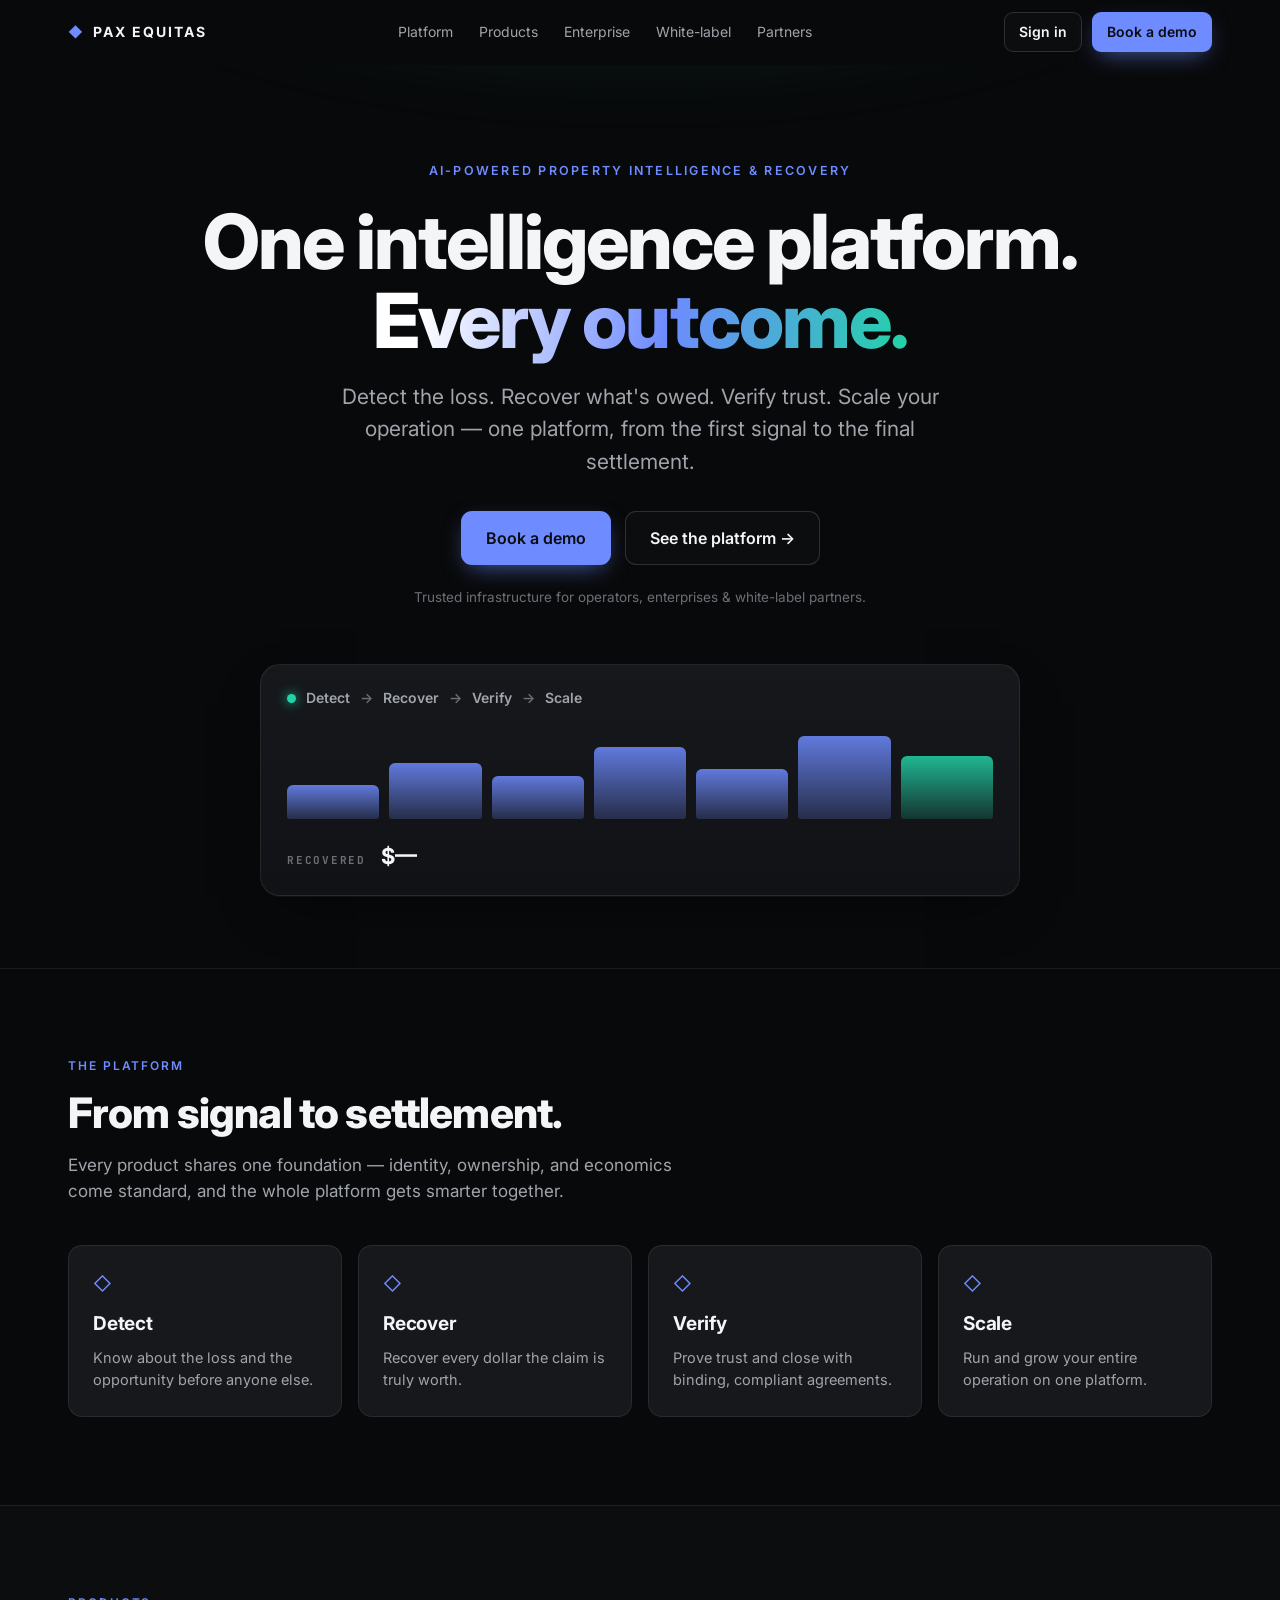
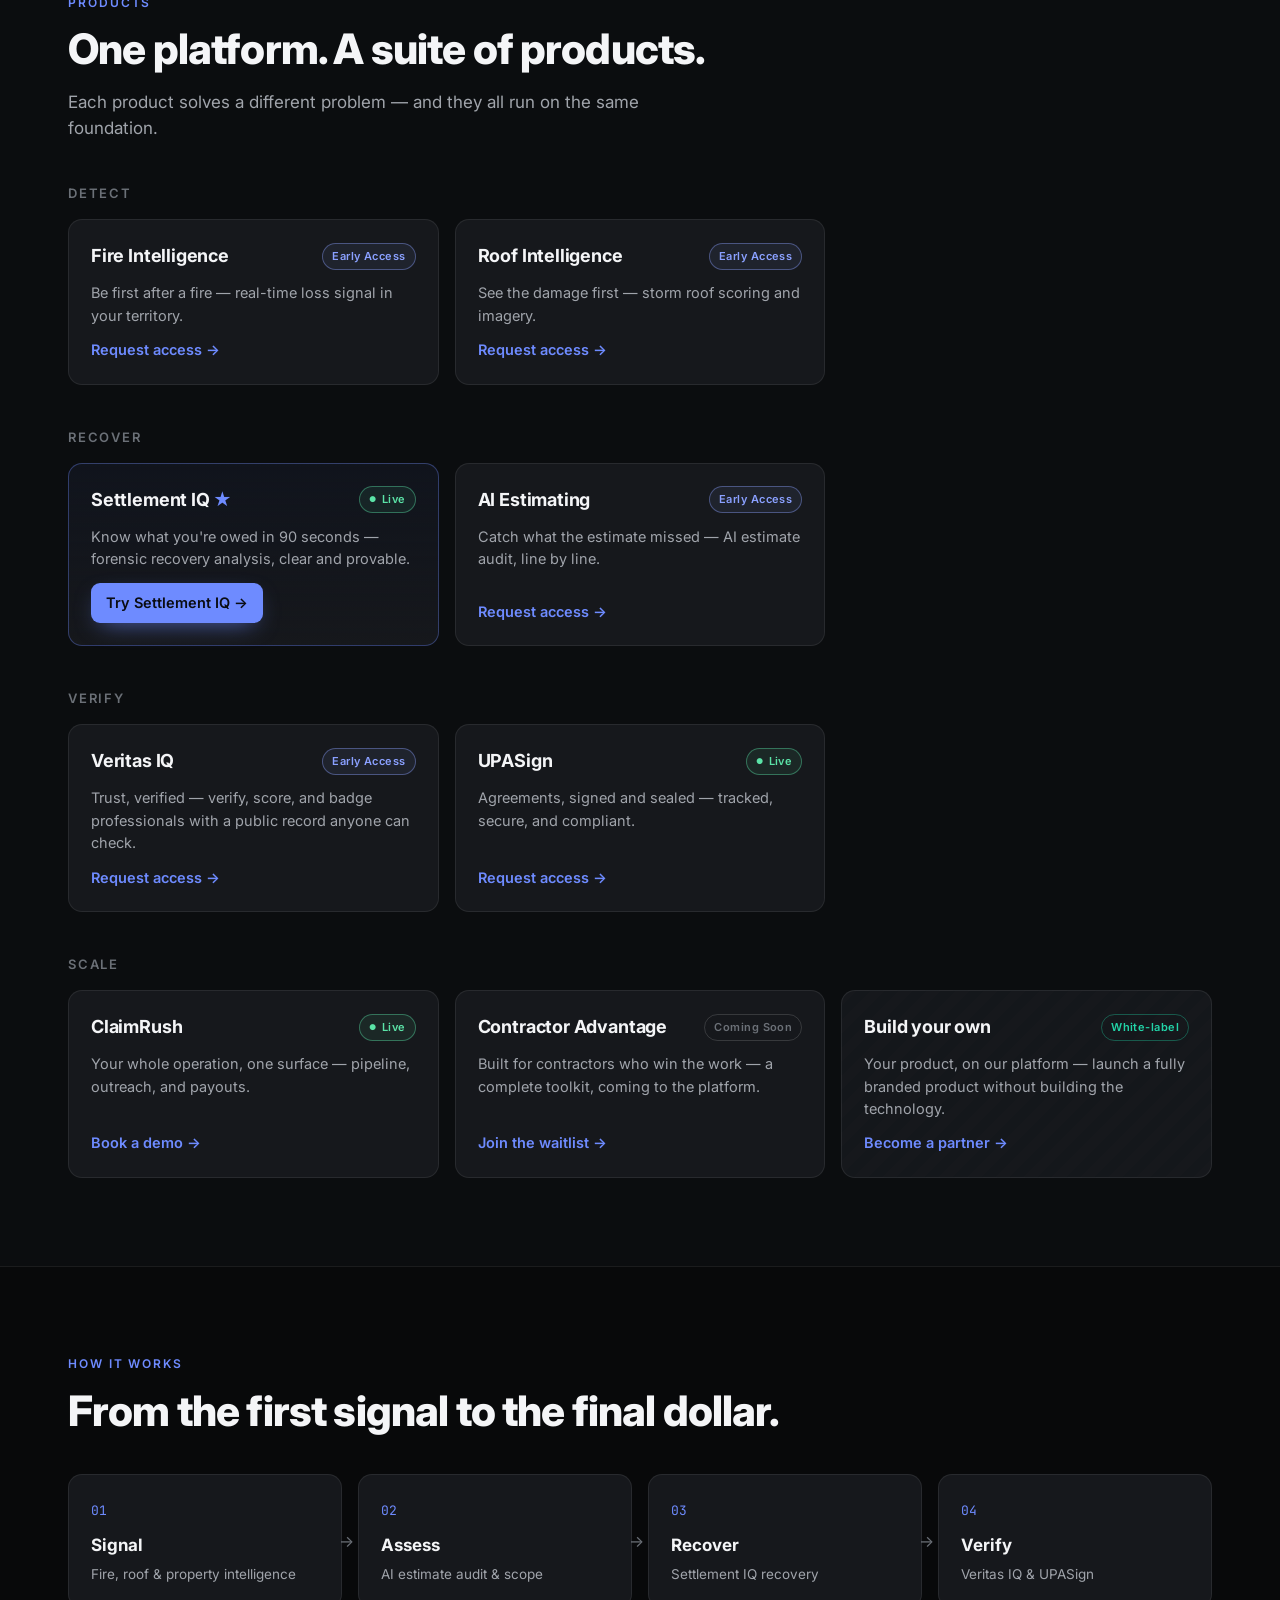
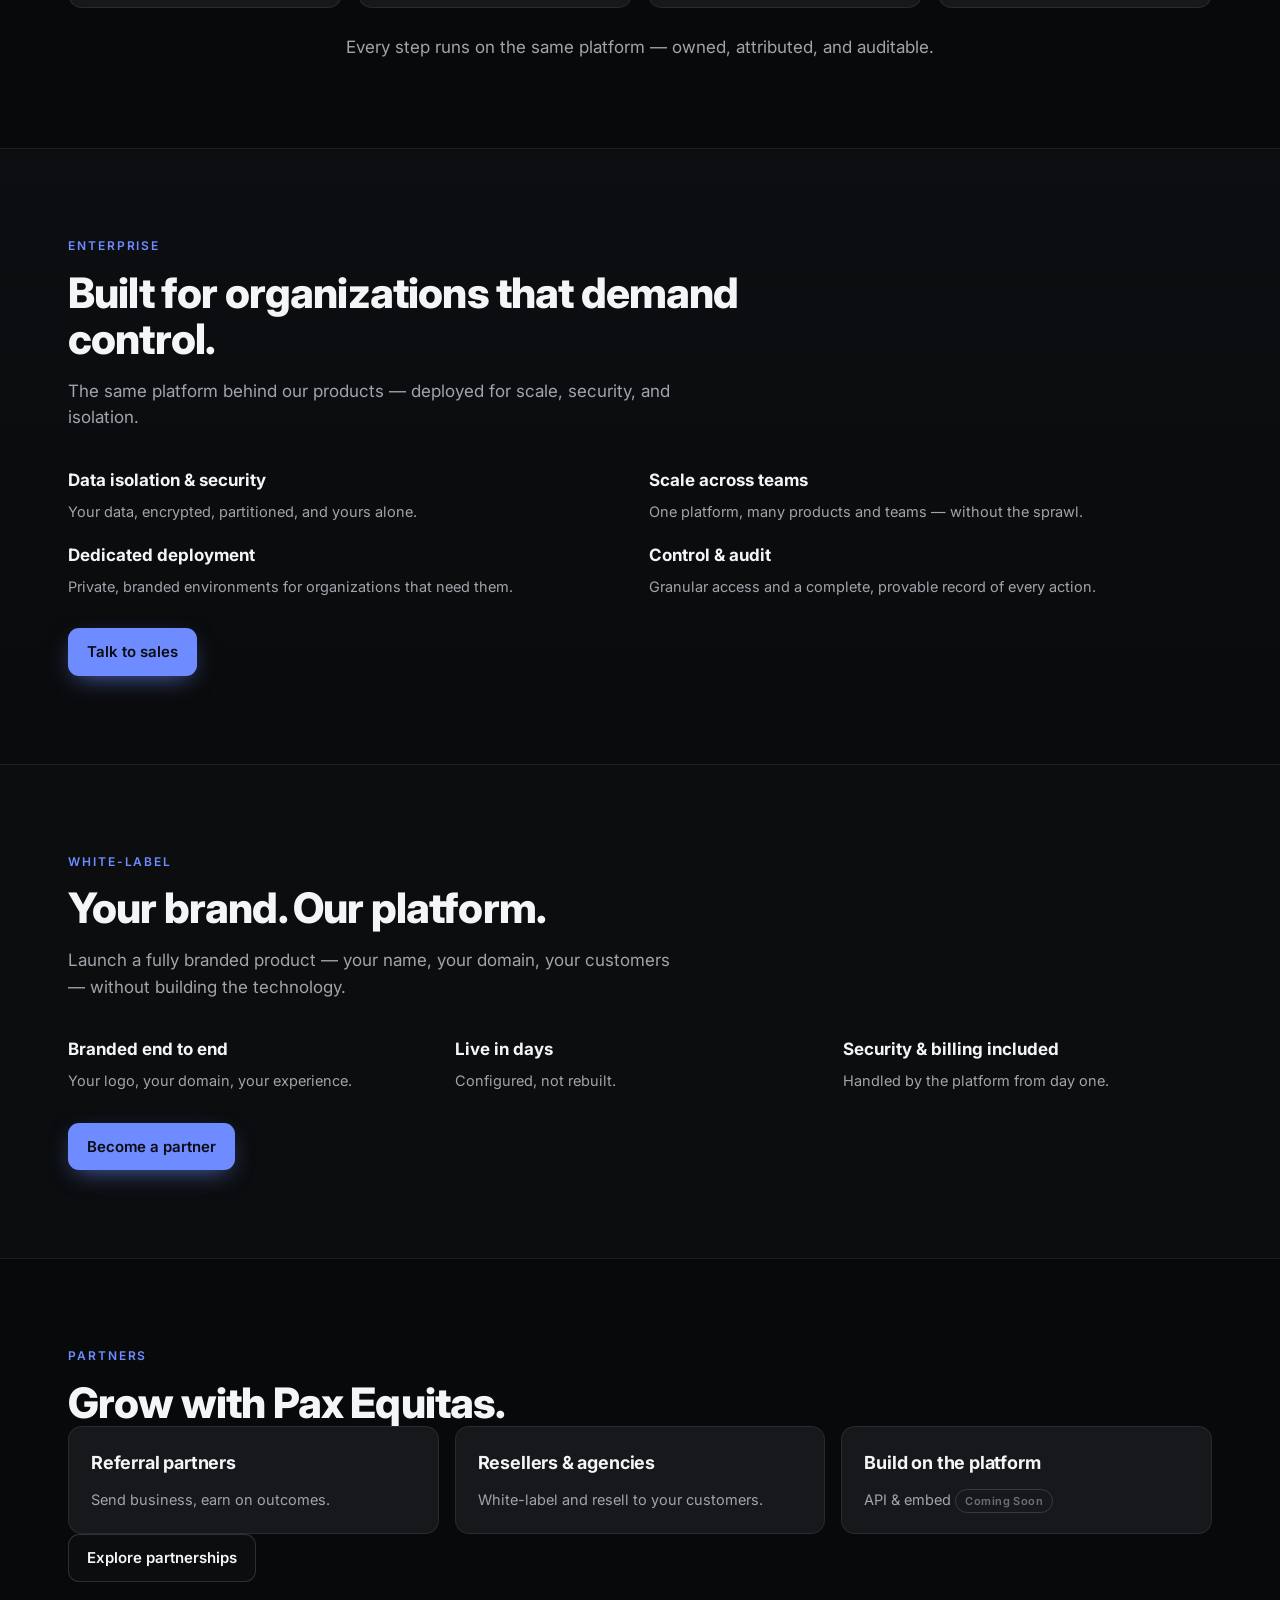
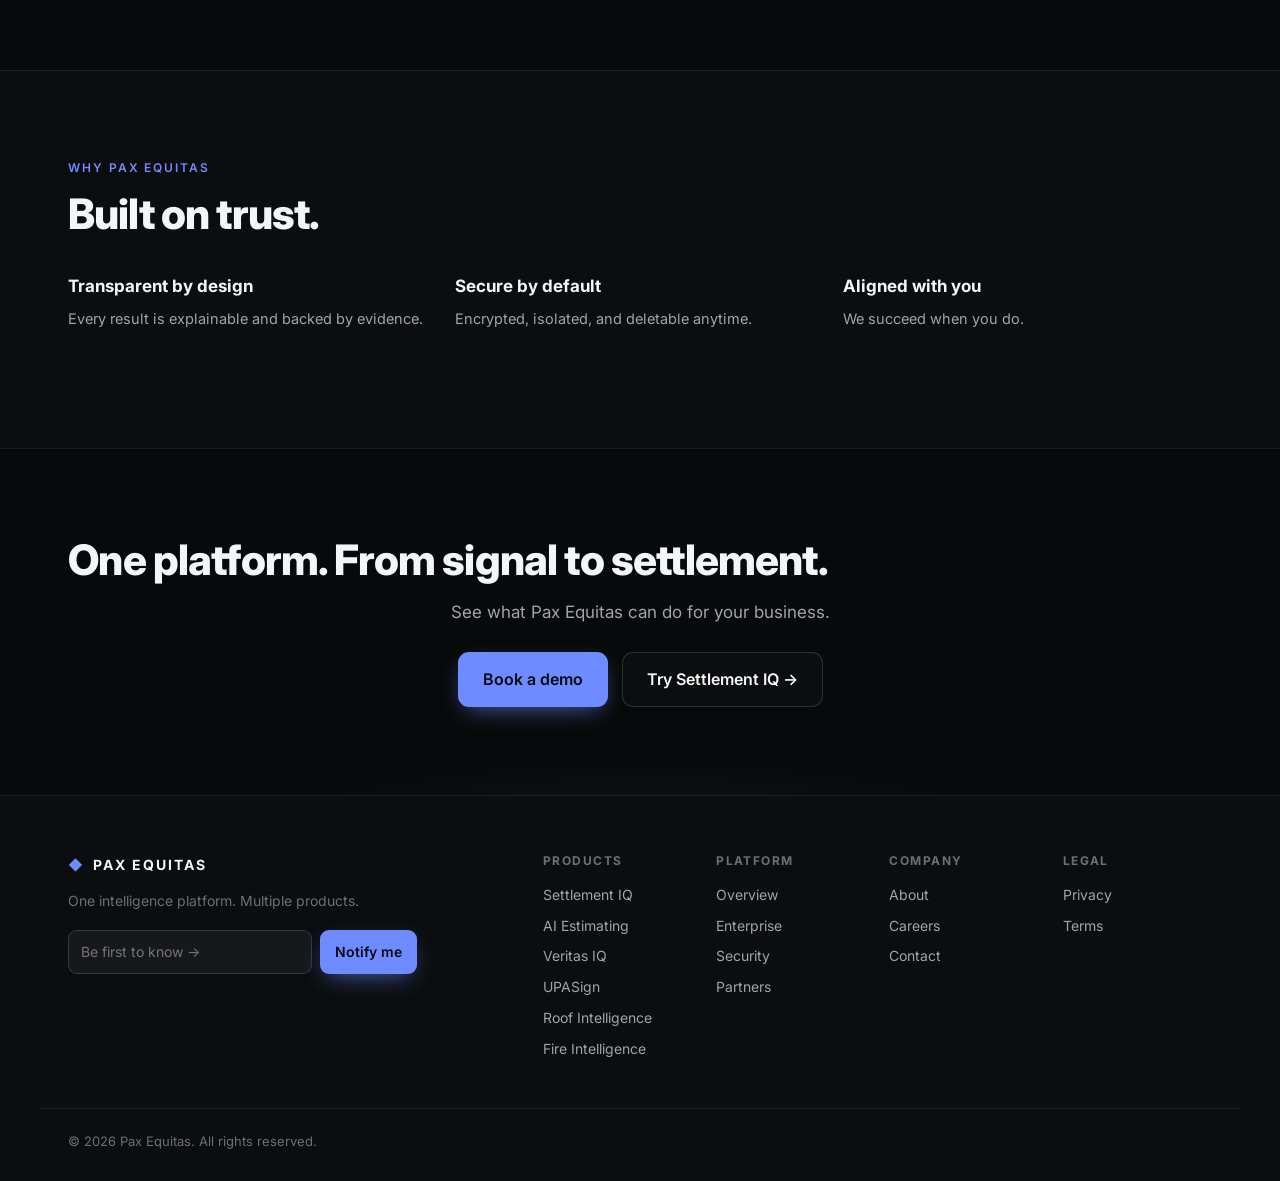
<file: index.html>
<!DOCTYPE html>
<html lang="en">
<head>
  <meta charset="UTF-8" />
  <meta name="viewport" content="width=device-width, initial-scale=1.0" />
  <title>Pax Equitas — AI-powered property intelligence & recovery platform</title>
  <meta name="description" content="One intelligence platform. Detect the loss, recover what's owed, verify trust, and scale your operation — from first signal to final settlement." />
  <meta property="og:title" content="Pax Equitas — property intelligence & recovery platform" />
  <meta property="og:description" content="One intelligence platform. Detect. Recover. Verify. Scale." />
  <meta property="og:type" content="website" />
  <meta property="og:url" content="https://paxequitas.com/" />
  <link rel="canonical" href="https://paxequitas.com/" />
  <link rel="icon" href="favicon.svg" type="image/svg+xml" />
  <link rel="preconnect" href="https://fonts.googleapis.com" />
  <link rel="preconnect" href="https://fonts.gstatic.com" crossorigin />
  <link href="https://fonts.googleapis.com/css2?family=Inter:wght@400;500;600;700;800&family=JetBrains+Mono:wght@500&display=swap" rel="stylesheet" />
  <link rel="stylesheet" href="styles.css" />
  <script type="application/ld+json">
  {
    "@context": "https://schema.org",
    "@type": "Organization",
    "name": "Pax Equitas",
    "url": "https://paxequitas.com/",
    "logo": "https://paxequitas.com/favicon.svg",
    "description": "One intelligence platform. Detect the loss, recover what's owed, verify trust, and scale your operation — from first signal to final settlement."
  }
  </script>
  <script type="application/ld+json">
  {
    "@context": "https://schema.org",
    "@type": "WebSite",
    "name": "Pax Equitas",
    "url": "https://paxequitas.com/"
  }
  </script>
</head>
<body>
  <!-- NAV -->
  <header class="nav" id="nav">
    <div class="container nav__inner">
      <a class="brand" href="#top" aria-label="Pax Equitas home">
        <span class="brand__mark">◆</span> PAX EQUITAS
      </a>
      <nav class="nav__links" aria-label="Primary">
        <a href="#platform">Platform</a>
        <a href="#products">Products</a>
        <a href="#enterprise">Enterprise</a>
        <a href="#whitelabel">White-label</a>
        <a href="#partners">Partners</a>
      </nav>
      <div class="nav__cta">
        <a class="btn btn--ghost btn--sm" href="#" data-analytics="nav_signin">Sign in</a>
        <button class="btn btn--solid btn--sm" data-demo data-analytics="nav_demo">Book a demo</button>
      </div>
      <button class="nav__menu" id="navToggle" aria-label="Open menu">☰</button>
    </div>
  </header>

  <main id="top">
    <!-- HERO -->
    <section class="hero">
      <div class="hero__glow" aria-hidden="true"></div>
      <div class="container hero__inner">
        <p class="eyebrow">AI-Powered Property Intelligence &amp; Recovery</p>
        <h1 class="hero__title">One intelligence platform.<br /><span class="grad">Every outcome.</span></h1>
        <p class="hero__sub">Detect the loss. Recover what's owed. Verify trust. Scale your operation — one platform, from the first signal to the final settlement.</p>
        <div class="hero__cta">
          <button class="btn btn--solid btn--lg" data-demo data-analytics="hero_demo">Book a demo</button>
          <a class="btn btn--ghost btn--lg" href="#platform" data-analytics="hero_platform">See the platform →</a>
        </div>
        <p class="hero__micro">Trusted infrastructure for operators, enterprises &amp; white-label partners.</p>
        <div class="hero__panel" aria-hidden="true">
          <div class="hero__panel-row"><span class="dot dot--a"></span> Detect <span class="arrow">→</span> Recover <span class="arrow">→</span> Verify <span class="arrow">→</span> Scale</div>
          <div class="hero__bars"><i style="--h:38%"></i><i style="--h:62%"></i><i style="--h:48%"></i><i style="--h:80%"></i><i style="--h:55%"></i><i style="--h:92%"></i><i style="--h:70%"></i></div>
          <div class="hero__panel-figure"><span class="mono">RECOVERED</span> $—</div>
        </div>
      </div>
    </section>

    <!-- PLATFORM / OUTCOMES -->
    <section class="section" id="platform">
      <div class="container">
        <p class="kicker">The platform</p>
        <h2 class="section__title">From signal to settlement.</h2>
        <p class="section__sub">Every product shares one foundation — identity, ownership, and economics come standard, and the whole platform gets smarter together.</p>
        <div class="pillars">
          <div class="pillar"><span class="pillar__i">◇</span><h3>Detect</h3><p>Know about the loss and the opportunity before anyone else.</p></div>
          <div class="pillar"><span class="pillar__i">◇</span><h3>Recover</h3><p>Recover every dollar the claim is truly worth.</p></div>
          <div class="pillar"><span class="pillar__i">◇</span><h3>Verify</h3><p>Prove trust and close with binding, compliant agreements.</p></div>
          <div class="pillar"><span class="pillar__i">◇</span><h3>Scale</h3><p>Run and grow your entire operation on one platform.</p></div>
        </div>
      </div>
    </section>

    <!-- PRODUCTS -->
    <section class="section section--alt" id="products">
      <div class="container">
        <p class="kicker">Products</p>
        <h2 class="section__title">One platform. A suite of products.</h2>
        <p class="section__sub">Each product solves a different problem — and they all run on the same foundation.</p>

        <h3 class="group">Detect</h3>
        <div class="cards">
          <article class="card">
            <header><h4>Fire Intelligence</h4><span class="badge badge--ea">Early Access</span></header>
            <p>Be first after a fire — real-time loss signal in your territory.</p>
            <button class="card__cta" data-waitlist="Fire Intelligence" data-analytics="card_fire">Request access →</button>
          </article>
          <article class="card">
            <header><h4>Roof Intelligence</h4><span class="badge badge--ea">Early Access</span></header>
            <p>See the damage first — storm roof scoring and imagery.</p>
            <button class="card__cta" data-waitlist="Roof Intelligence" data-analytics="card_roof">Request access →</button>
          </article>
        </div>

        <h3 class="group">Recover</h3>
        <div class="cards">
          <article class="card card--feature">
            <header><h4>Settlement IQ <span class="star">★</span></h4><span class="badge badge--live">Live</span></header>
            <p>Know what you're owed in 90 seconds — forensic recovery analysis, clear and provable.</p>
            <a class="card__cta card__cta--solid" href="https://rin.aciunited.com/#/settlement-iq/residential" data-analytics="card_siq">Try Settlement IQ →</a>
          </article>
          <article class="card">
            <header><h4>AI Estimating</h4><span class="badge badge--ea">Early Access</span></header>
            <p>Catch what the estimate missed — AI estimate audit, line by line.</p>
            <button class="card__cta" data-waitlist="AI Estimating" data-analytics="card_estimating">Request access →</button>
          </article>
        </div>

        <h3 class="group">Verify</h3>
        <div class="cards">
          <article class="card">
            <header><h4>Veritas IQ</h4><span class="badge badge--ea">Early Access</span></header>
            <p>Trust, verified — verify, score, and badge professionals with a public record anyone can check.</p>
            <button class="card__cta" data-waitlist="Veritas IQ" data-analytics="card_veritas">Request access →</button>
          </article>
          <article class="card">
            <header><h4>UPASign</h4><span class="badge badge--live">Live</span></header>
            <p>Agreements, signed and sealed — tracked, secure, and compliant.</p>
            <button class="card__cta" data-waitlist="UPASign" data-analytics="card_upasign">Request access →</button>
          </article>
        </div>

        <h3 class="group">Scale</h3>
        <div class="cards">
          <article class="card">
            <header><h4>ClaimRush</h4><span class="badge badge--live">Live</span></header>
            <p>Your whole operation, one surface — pipeline, outreach, and payouts.</p>
            <button class="card__cta" data-demo data-analytics="card_claimrush">Book a demo →</button>
          </article>
          <article class="card">
            <header><h4>Contractor Advantage</h4><span class="badge badge--soon">Coming Soon</span></header>
            <p>Built for contractors who win the work — a complete toolkit, coming to the platform.</p>
            <button class="card__cta" data-waitlist="Contractor Advantage" data-analytics="card_contractor">Join the waitlist →</button>
          </article>
          <article class="card card--ghost">
            <header><h4>Build your own</h4><span class="badge badge--wl">White-label</span></header>
            <p>Your product, on our platform — launch a fully branded product without building the technology.</p>
            <a class="card__cta" href="#whitelabel" data-analytics="card_wl">Become a partner →</a>
          </article>
        </div>
      </div>
    </section>

    <!-- HOW IT WORKS -->
    <section class="section" id="how">
      <div class="container">
        <p class="kicker">How it works</p>
        <h2 class="section__title">From the first signal to the final dollar.</h2>
        <ol class="steps">
          <li><span class="steps__n">01</span><h4>Signal</h4><p>Fire, roof &amp; property intelligence</p></li>
          <li><span class="steps__n">02</span><h4>Assess</h4><p>AI estimate audit &amp; scope</p></li>
          <li><span class="steps__n">03</span><h4>Recover</h4><p>Settlement IQ recovery</p></li>
          <li><span class="steps__n">04</span><h4>Verify</h4><p>Veritas IQ &amp; UPASign</p></li>
        </ol>
        <p class="section__sub center">Every step runs on the same platform — owned, attributed, and auditable.</p>
      </div>
    </section>

    <!-- ENTERPRISE -->
    <section class="section section--enterprise" id="enterprise">
      <div class="container">
        <p class="kicker">Enterprise</p>
        <h2 class="section__title">Built for organizations that demand control.</h2>
        <p class="section__sub">The same platform behind our products — deployed for scale, security, and isolation.</p>
        <div class="feature-grid">
          <div><h4>Data isolation &amp; security</h4><p>Your data, encrypted, partitioned, and yours alone.</p></div>
          <div><h4>Scale across teams</h4><p>One platform, many products and teams — without the sprawl.</p></div>
          <div><h4>Dedicated deployment</h4><p>Private, branded environments for organizations that need them.</p></div>
          <div><h4>Control &amp; audit</h4><p>Granular access and a complete, provable record of every action.</p></div>
        </div>
        <button class="btn btn--solid" data-demo data-analytics="enterprise_sales">Talk to sales</button>
      </div>
    </section>

    <!-- WHITE-LABEL -->
    <section class="section section--alt" id="whitelabel">
      <div class="container">
        <p class="kicker">White-label</p>
        <h2 class="section__title">Your brand. Our platform.</h2>
        <p class="section__sub">Launch a fully branded product — your name, your domain, your customers — without building the technology.</p>
        <div class="feature-grid feature-grid--3">
          <div><h4>Branded end to end</h4><p>Your logo, your domain, your experience.</p></div>
          <div><h4>Live in days</h4><p>Configured, not rebuilt.</p></div>
          <div><h4>Security &amp; billing included</h4><p>Handled by the platform from day one.</p></div>
        </div>
        <button class="btn btn--solid" data-demo data-analytics="wl_partner">Become a partner</button>
      </div>
    </section>

    <!-- PARTNERS -->
    <section class="section" id="partners">
      <div class="container">
        <p class="kicker">Partners</p>
        <h2 class="section__title">Grow with Pax Equitas.</h2>
        <div class="cards">
          <article class="card"><header><h4>Referral partners</h4></header><p>Send business, earn on outcomes.</p></article>
          <article class="card"><header><h4>Resellers &amp; agencies</h4></header><p>White-label and resell to your customers.</p></article>
          <article class="card"><header><h4>Build on the platform</h4></header><p>API &amp; embed <span class="badge badge--soon">Coming Soon</span></p></article>
        </div>
        <button class="btn btn--ghost" data-demo data-analytics="partners_explore">Explore partnerships</button>
      </div>
    </section>

    <!-- SECURITY / TRUST -->
    <section class="section section--alt" id="trust">
      <div class="container">
        <p class="kicker">Why Pax Equitas</p>
        <h2 class="section__title">Built on trust.</h2>
        <div class="feature-grid feature-grid--3">
          <div><h4>Transparent by design</h4><p>Every result is explainable and backed by evidence.</p></div>
          <div><h4>Secure by default</h4><p>Encrypted, isolated, and deletable anytime.</p></div>
          <div><h4>Aligned with you</h4><p>We succeed when you do.</p></div>
        </div>
      </div>
    </section>

    <!-- FINAL CTA -->
    <section class="section final">
      <div class="final__glow" aria-hidden="true"></div>
      <div class="container center">
        <h2 class="section__title">One platform. From signal to settlement.</h2>
        <p class="section__sub center">See what Pax Equitas can do for your business.</p>
        <div class="hero__cta center-cta">
          <button class="btn btn--solid btn--lg" data-demo data-analytics="final_demo">Book a demo</button>
          <a class="btn btn--ghost btn--lg" href="https://rin.aciunited.com/#/settlement-iq/residential" data-analytics="final_siq">Try Settlement IQ →</a>
        </div>
      </div>
    </section>
  </main>

  <!-- FOOTER -->
  <footer class="footer">
    <div class="container footer__inner">
      <div class="footer__brand">
        <a class="brand" href="#top"><span class="brand__mark">◆</span> PAX EQUITAS</a>
        <p class="footer__tag">One intelligence platform. Multiple products.</p>
        <form class="waitlist" data-form="newsletter">
          <input type="email" name="email" placeholder="Be first to know →" required aria-label="Email" />
          <button class="btn btn--solid btn--sm" type="submit">Notify me</button>
        </form>
      </div>
      <div class="footer__cols">
        <div><h5>Products</h5><a href="#products">Settlement IQ</a><a href="#products">AI Estimating</a><a href="#products">Veritas IQ</a><a href="#products">UPASign</a><a href="#products">Roof Intelligence</a><a href="#products">Fire Intelligence</a></div>
        <div><h5>Platform</h5><a href="#platform">Overview</a><a href="#enterprise">Enterprise</a><a href="#trust">Security</a><a href="#partners">Partners</a></div>
        <div><h5>Company</h5><a href="#">About</a><a href="#">Careers</a><a href="#" data-demo>Contact</a></div>
        <div><h5>Legal</h5><a href="privacy.html">Privacy</a><a href="terms.html">Terms</a></div>
      </div>
    </div>
    <div class="container footer__legal">© <span id="yr">2026</span> Pax Equitas. All rights reserved.</div>
  </footer>

  <!-- DEMO MODAL -->
  <div class="modal" id="demoModal" hidden>
    <div class="modal__backdrop" data-close></div>
    <div class="modal__box" role="dialog" aria-modal="true" aria-labelledby="demoTitle">
      <button class="modal__x" data-close aria-label="Close">×</button>
      <h3 id="demoTitle">Book a demo</h3>
      <p class="modal__sub">Tell us about your business and we'll be in touch.</p>
      <form class="form" data-form="demo">
        <div class="form__row"><input name="name" placeholder="Full name" required /><input name="email" type="email" placeholder="Work email" required /></div>
        <div class="form__row"><input name="company" placeholder="Company" /><input name="role" placeholder="Role" /></div>
        <select name="interest" aria-label="Interest">
          <option value="">I'm interested in… (optional)</option>
          <option>Settlement IQ</option><option>AI Estimating</option><option>Veritas IQ</option>
          <option>Roof / Fire Intelligence</option><option>ClaimRush</option><option>White-label / Partner</option><option>Enterprise</option>
        </select>
        <textarea name="message" rows="3" placeholder="What are you trying to solve? (optional)"></textarea>
        <button class="btn btn--solid btn--lg btn--block" type="submit">Request demo</button>
        <p class="form__note" data-form-status></p>
      </form>
    </div>
  </div>

  <!-- WAITLIST MODAL -->
  <div class="modal" id="waitModal" hidden>
    <div class="modal__backdrop" data-close></div>
    <div class="modal__box modal__box--sm" role="dialog" aria-modal="true" aria-labelledby="waitTitle">
      <button class="modal__x" data-close aria-label="Close">×</button>
      <h3 id="waitTitle">Request access</h3>
      <p class="modal__sub">Join the early-access list for <strong id="waitProduct">this product</strong>.</p>
      <form class="form" data-form="waitlist">
        <input type="hidden" name="product" id="waitProductInput" />
        <input name="email" type="email" placeholder="Work email" required />
        <button class="btn btn--solid btn--lg btn--block" type="submit">Join the list</button>
        <p class="form__note" data-form-status></p>
      </form>
    </div>
  </div>

  <script src="main.js"></script>
</body>
</html>
</file>
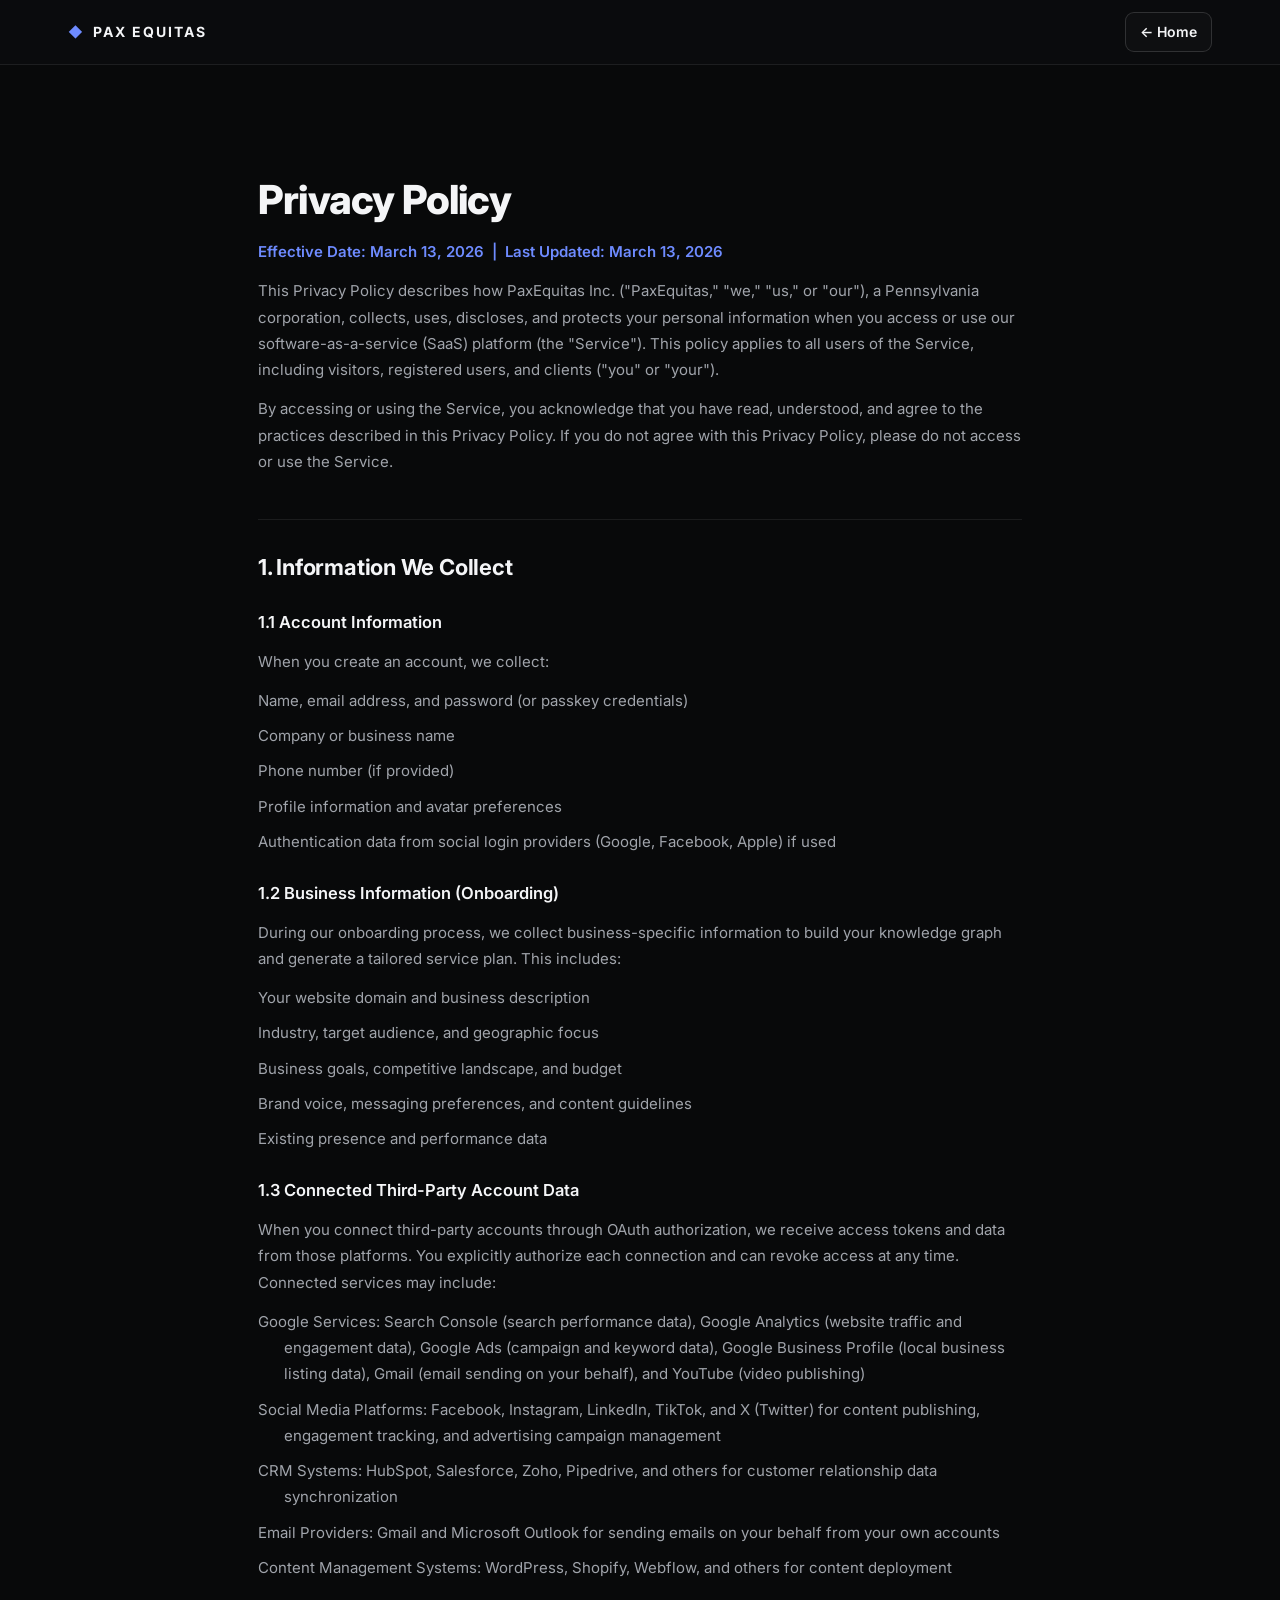
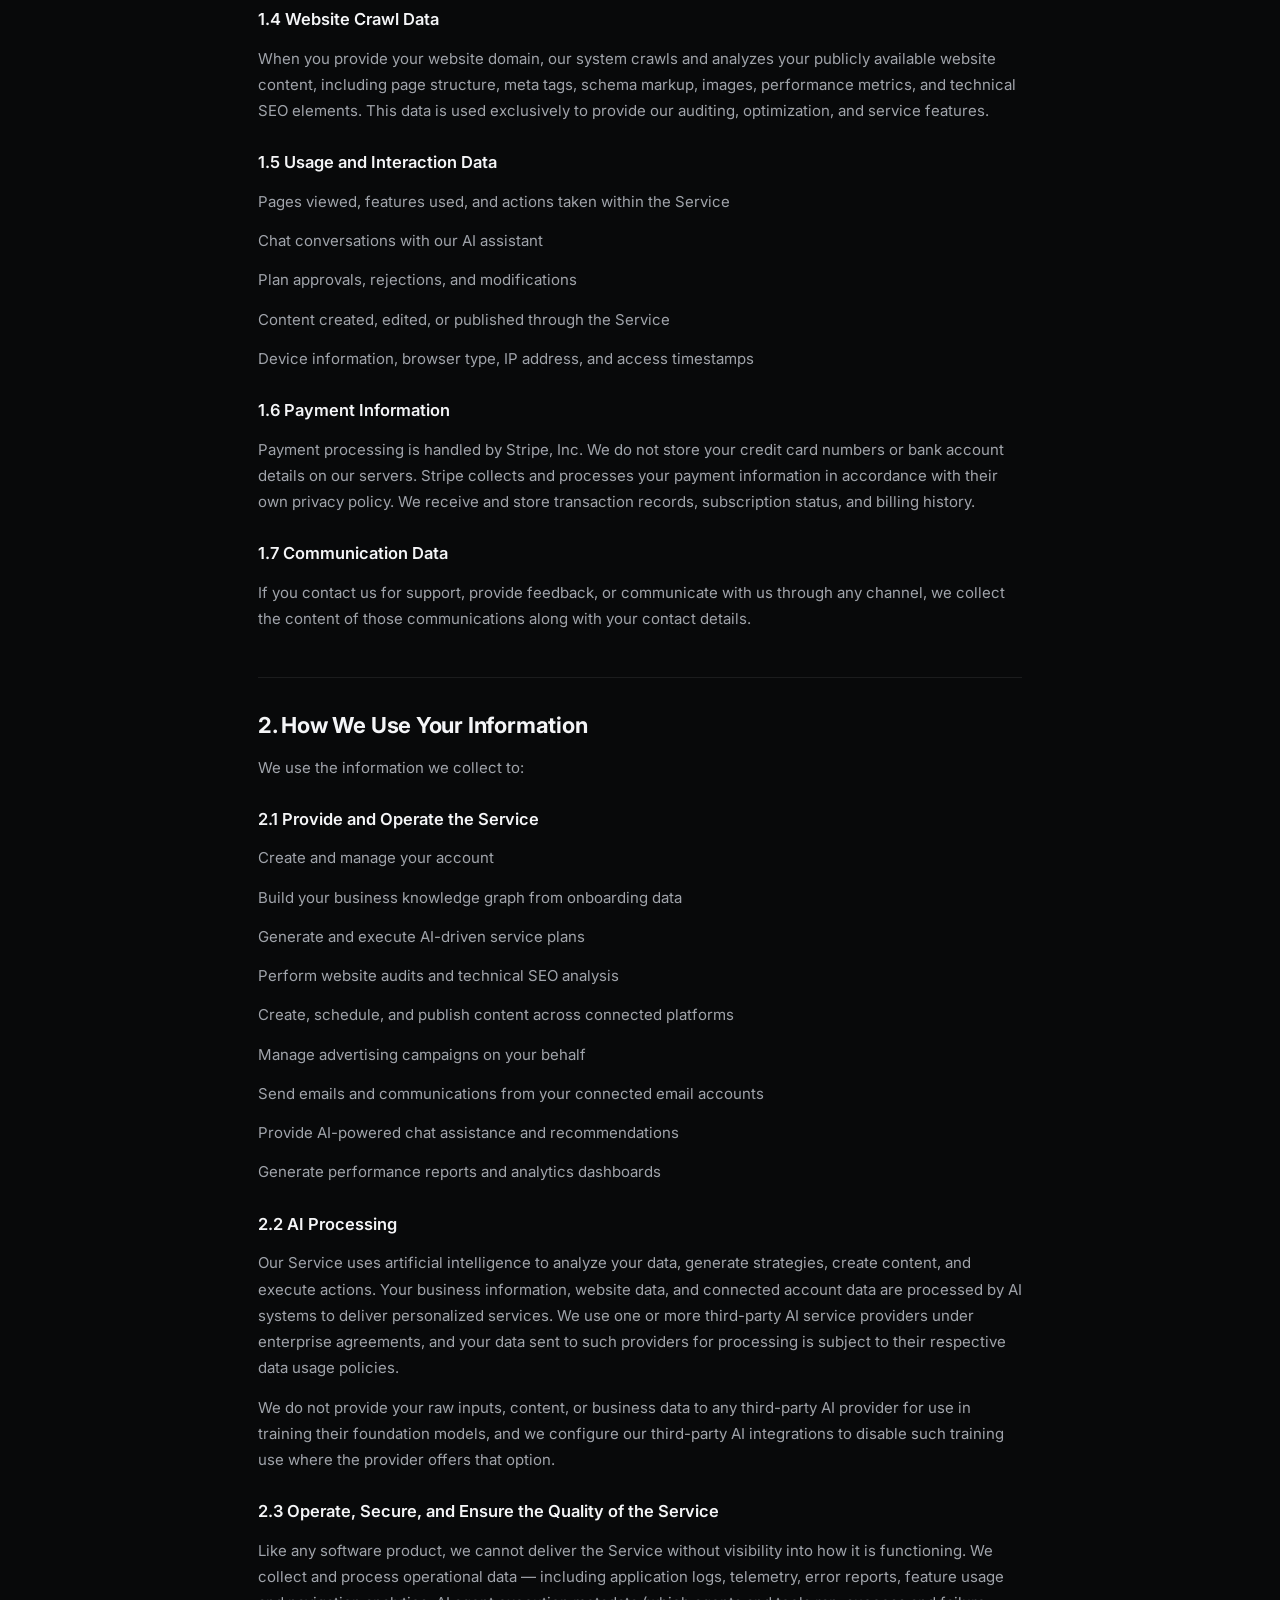
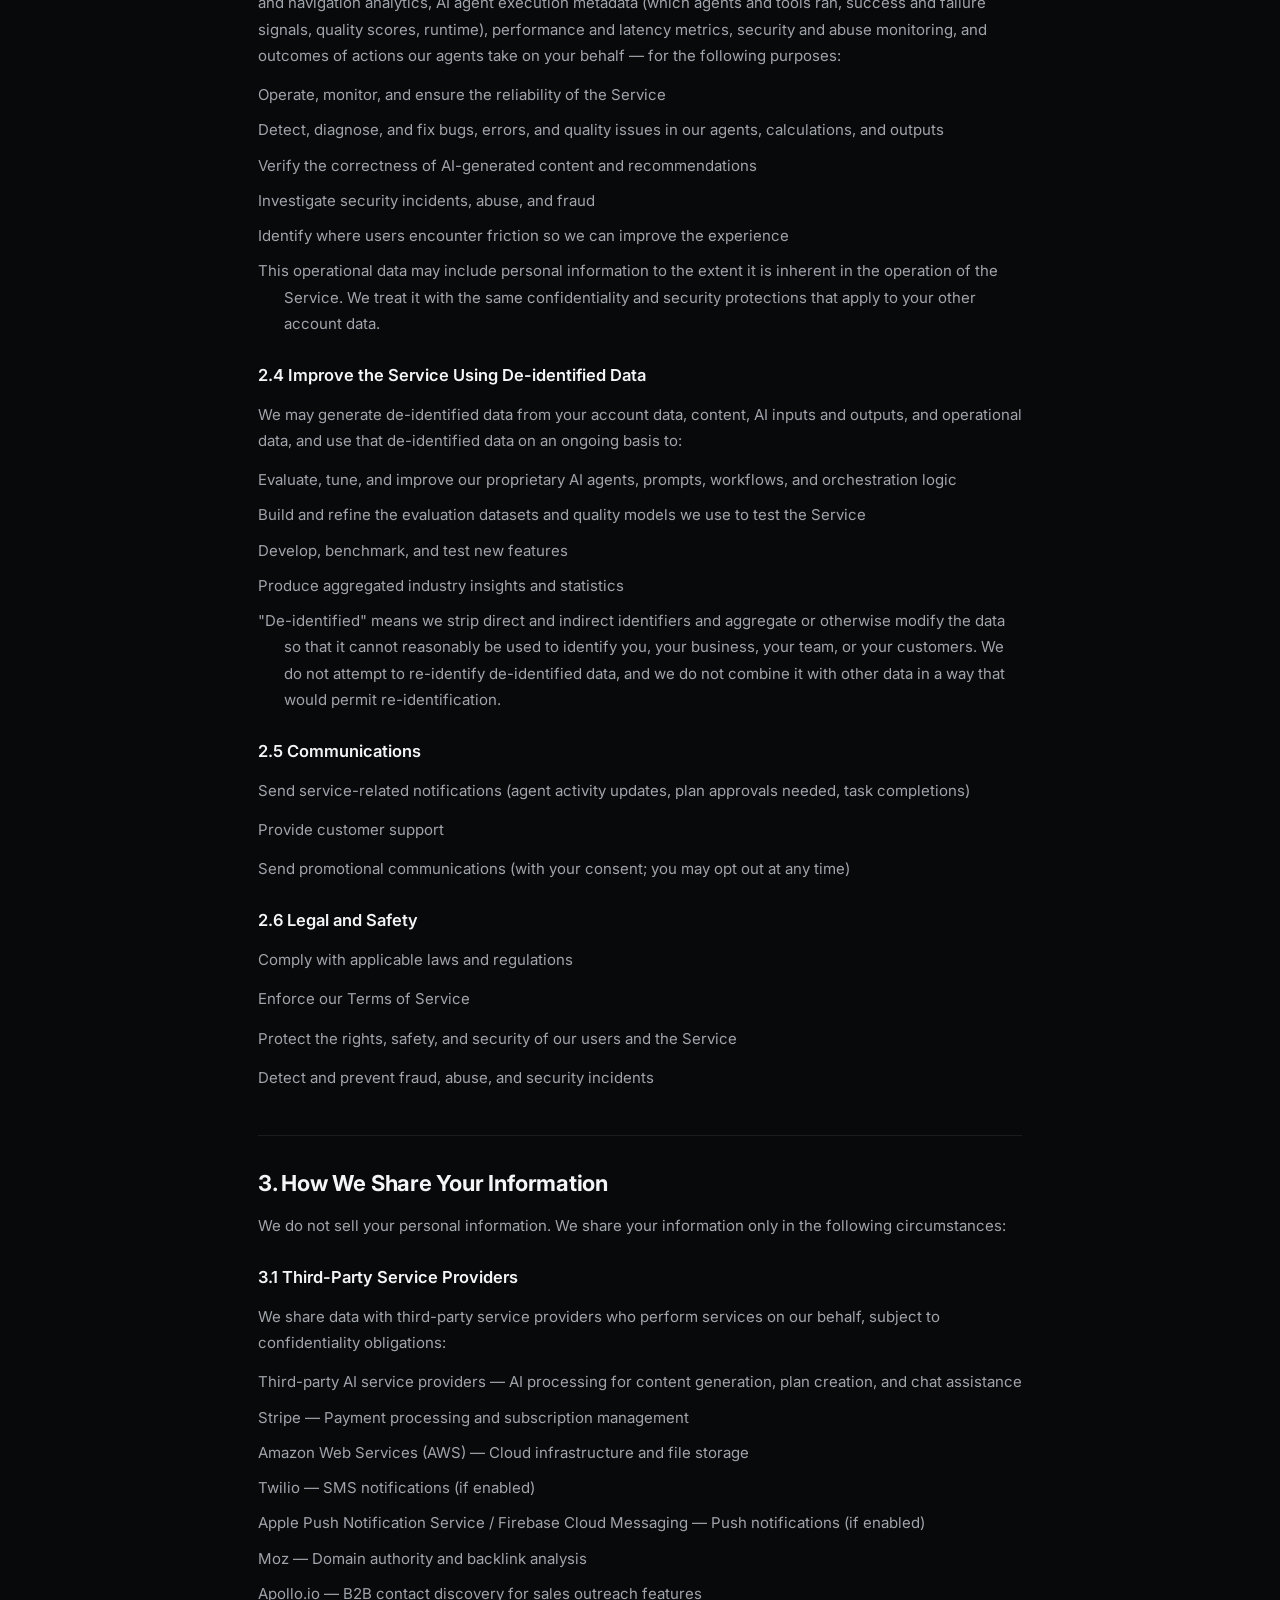
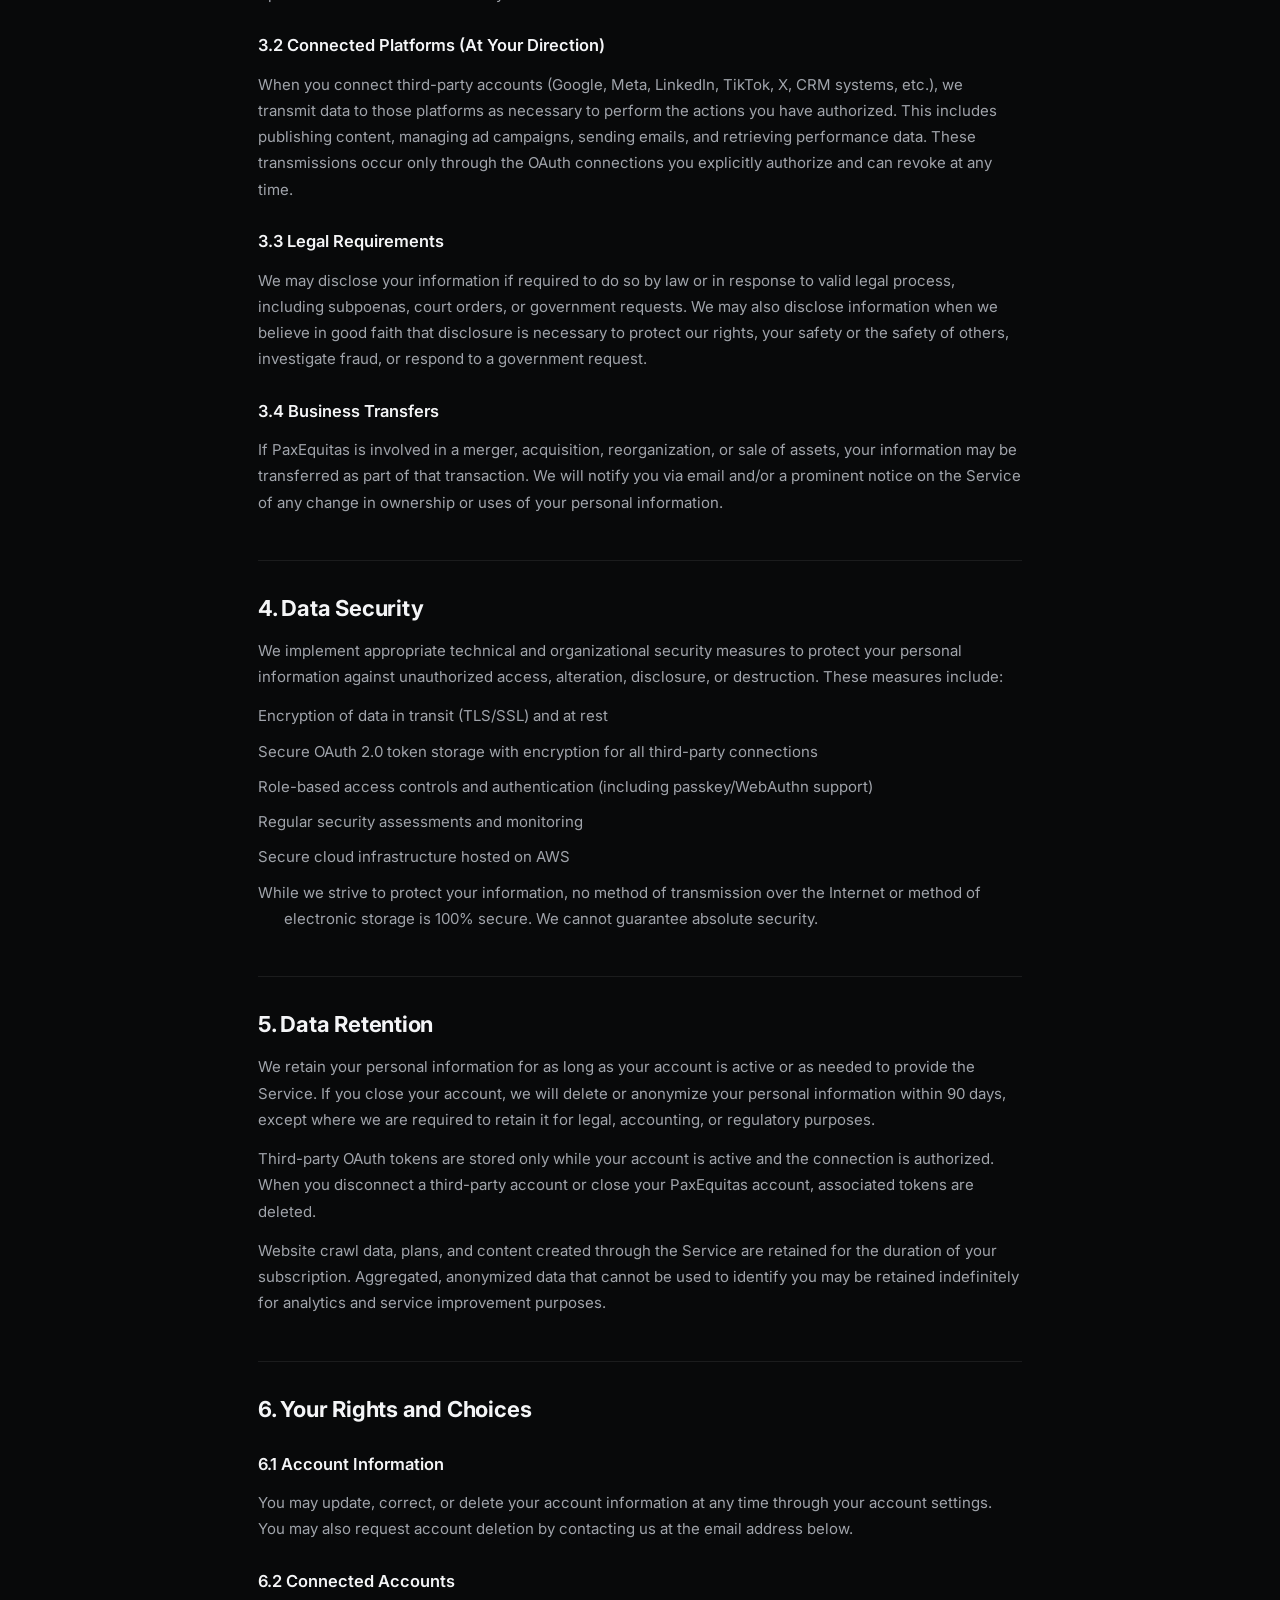
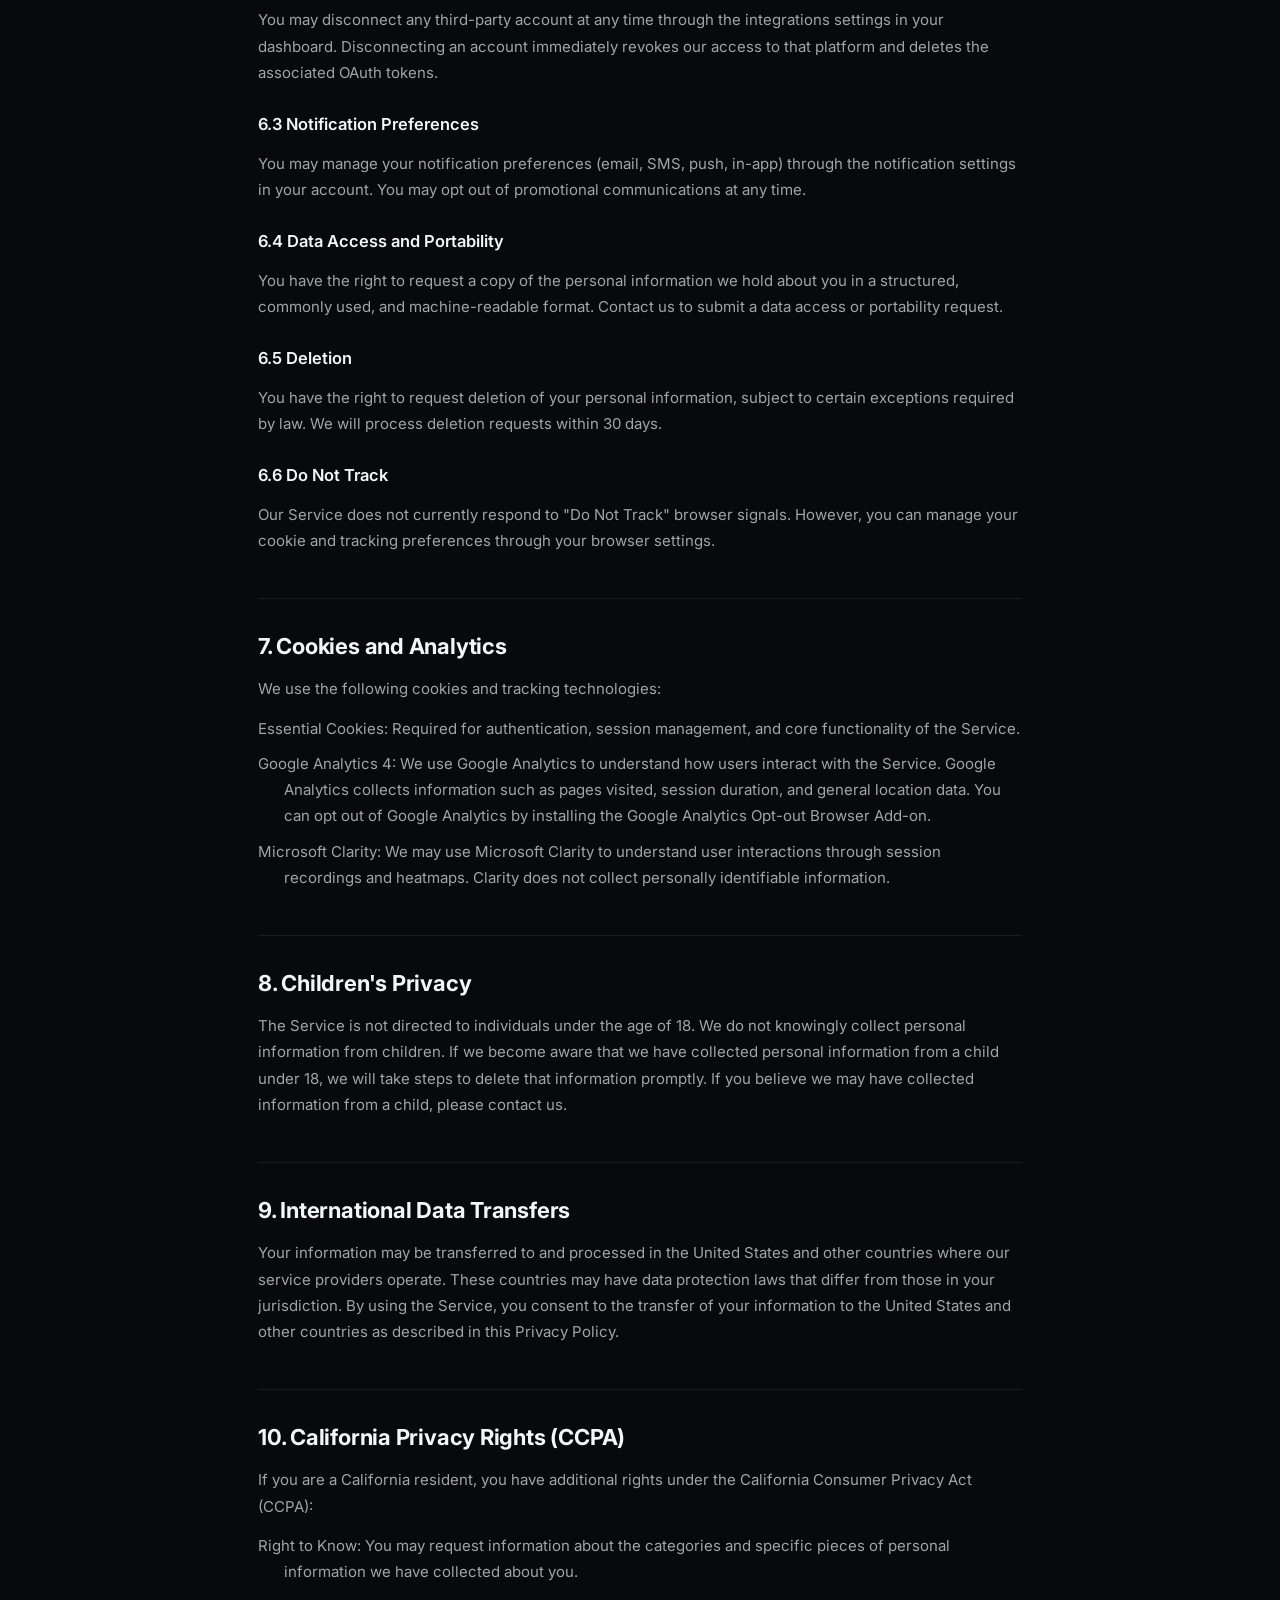
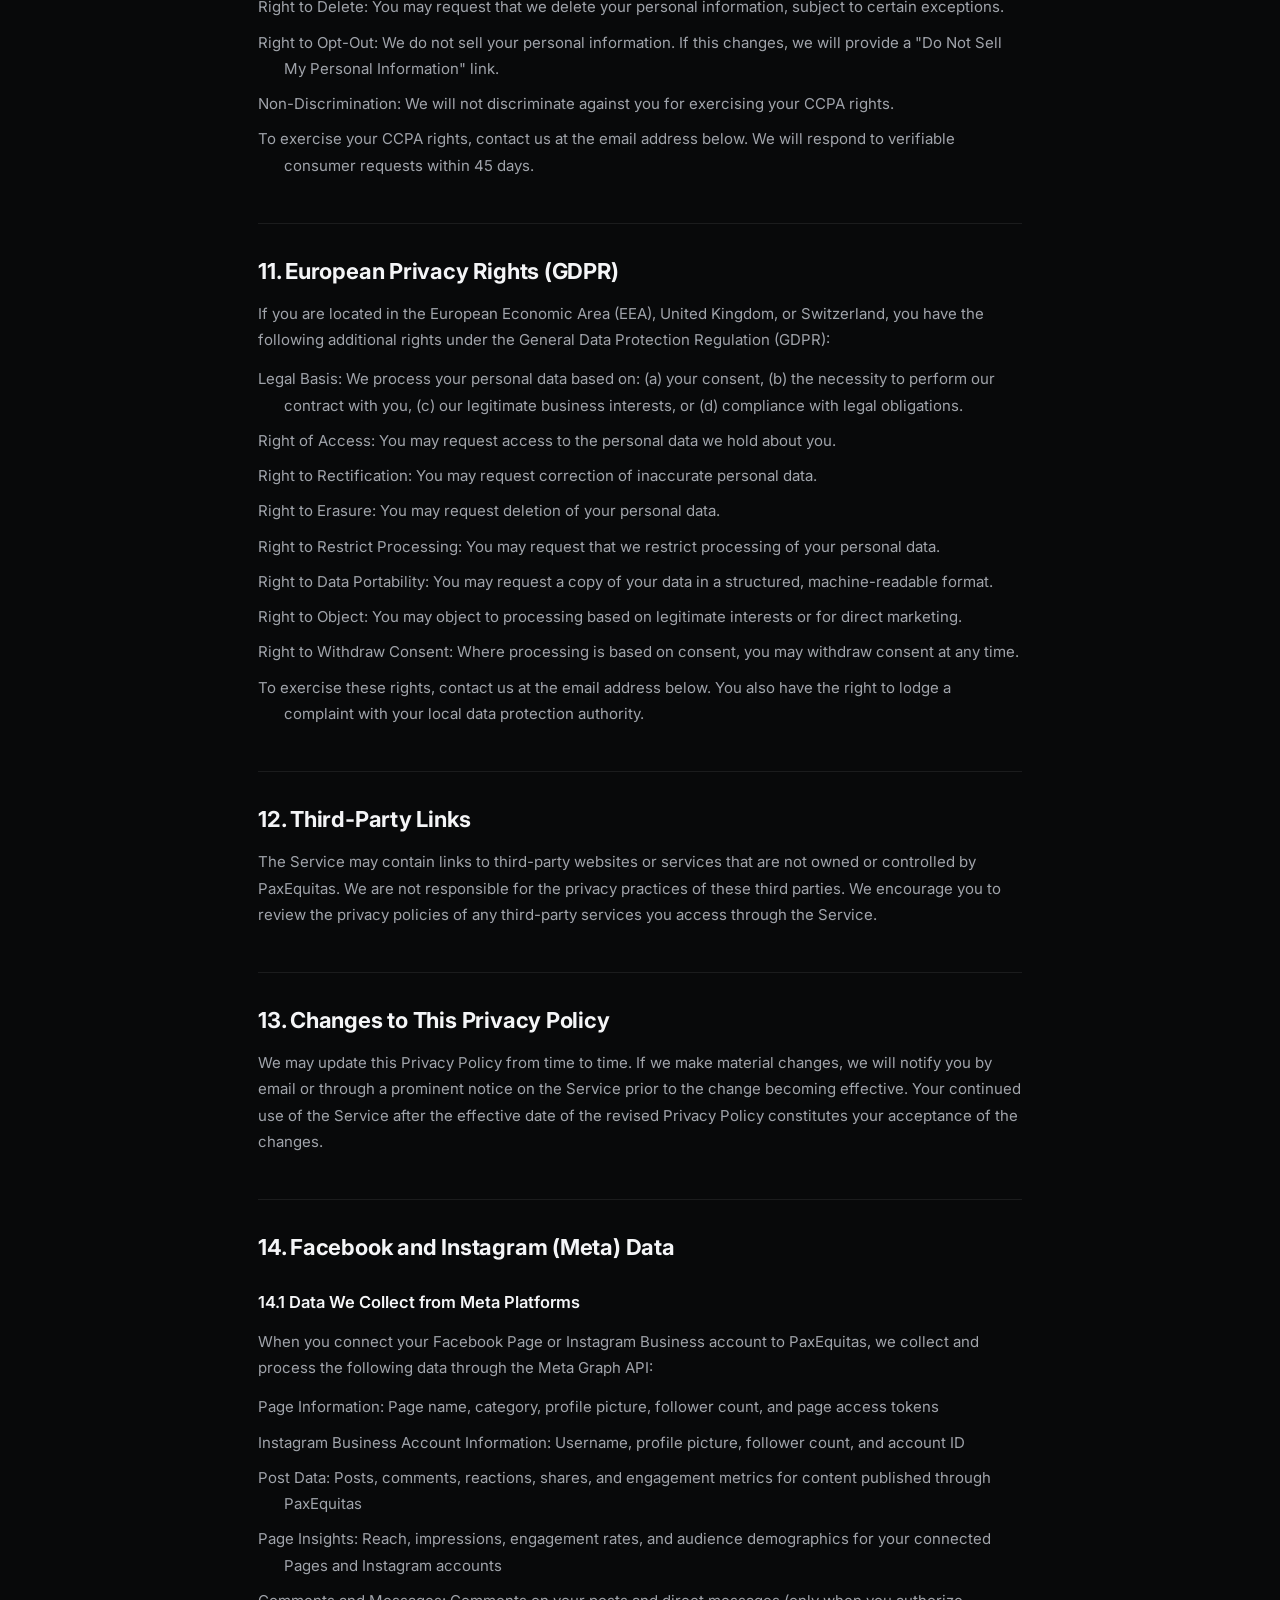
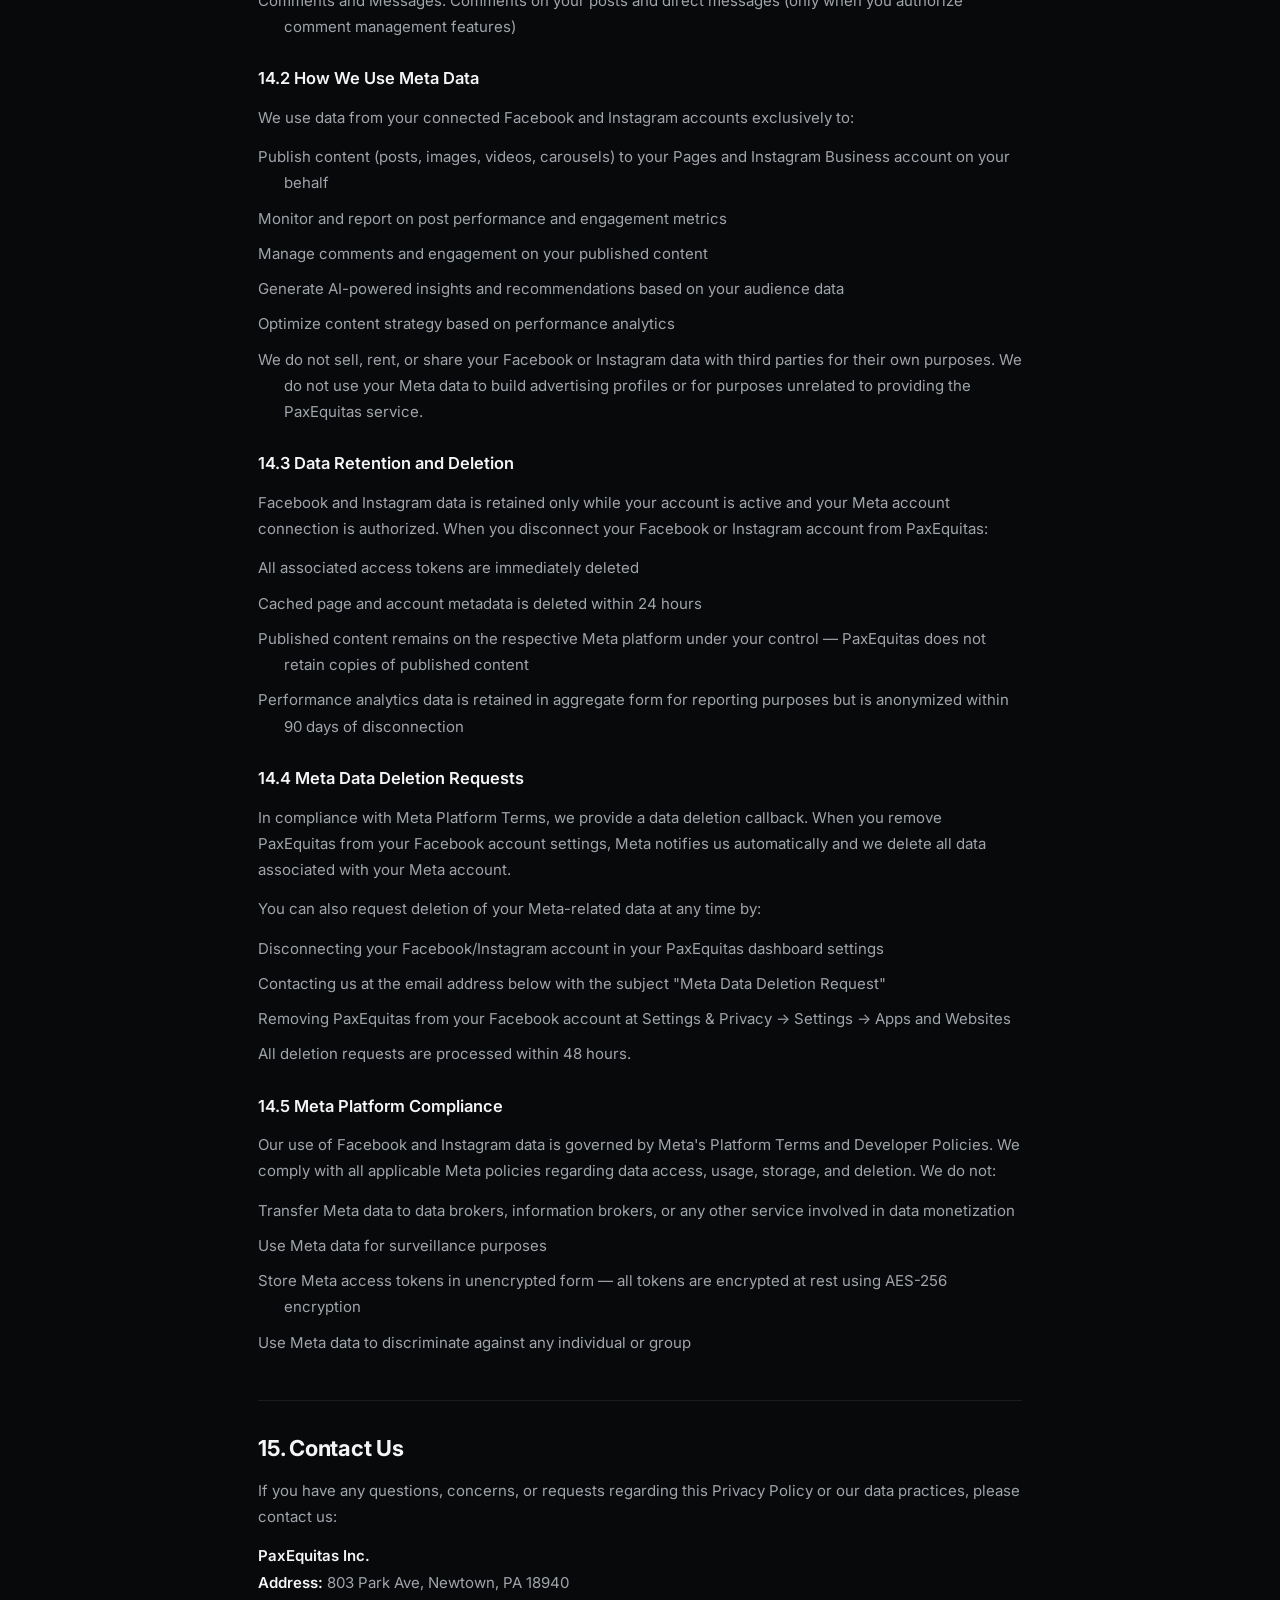
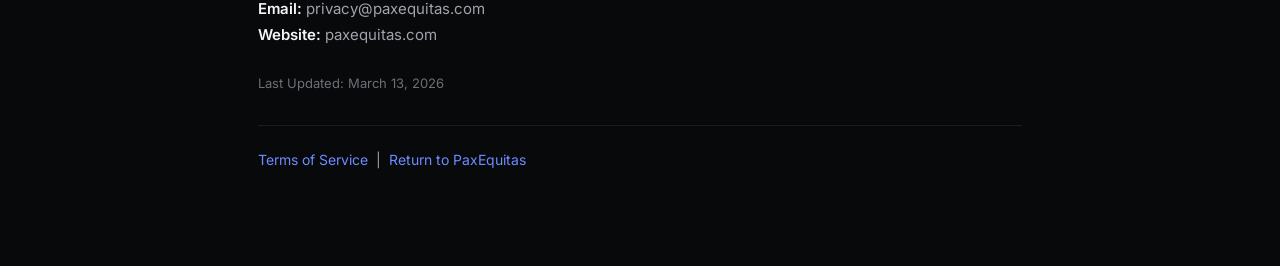
<file: privacy.html>
<!DOCTYPE html>
<html lang="en">
<head>
<meta charset="UTF-8" />
<meta name="viewport" content="width=device-width, initial-scale=1" />
<title>Privacy Policy — Pax Equitas</title>
<meta name="description" content="Pax Equitas privacy policy — how we collect, use, and protect your data." />
<link rel="canonical" href="https://paxequitas.com/privacy" />
<link rel="icon" href="favicon.svg" type="image/svg+xml" />
<link rel="preconnect" href="https://fonts.googleapis.com" />
<link href="https://fonts.googleapis.com/css2?family=Inter:wght@400;500;600;700;800&family=JetBrains+Mono:wght@500&display=swap" rel="stylesheet" />
<link rel="stylesheet" href="styles.css" />
<style>
  .legal{max-width:820px;margin:0 auto;padding:104px 28px 80px}
  .legal h1{font-size:clamp(30px,4vw,40px);letter-spacing:-.02em;font-weight:800}
  .legal .lead-sub{color:var(--accent);font-weight:600;margin-top:8px}
  .legal h2{margin-top:44px;padding-top:30px;border-top:1px solid var(--line);font-size:22px;letter-spacing:-.01em;font-weight:700}
  .legal h3{margin-top:26px;font-size:16.5px;font-weight:600;color:var(--text)}
  .legal p{color:var(--muted);font-size:15px;line-height:1.75;margin:13px 0}
  .legal strong{color:var(--text);font-weight:600}
  .legal ul{list-style:none;margin:12px 0;padding:0}
  .legal li{color:var(--muted);font-size:15px;line-height:1.75;margin:9px 0;padding-left:26px;text-indent:-26px}
  .legal p.caps{font-size:13.5px}
  .legal .notice{background:var(--card);border:1px solid var(--line-2);border-radius:12px;padding:16px 18px;margin:22px 0;color:var(--text);font-size:13.5px}
  .legal .disclaimer{background:var(--card);border:1px solid var(--line);border-radius:12px;padding:16px 18px;margin-top:36px;color:var(--faint);font-size:13px}
  .legal .meta{color:var(--faint);font-size:13px;margin-top:24px}
  .legal .pglinks{margin-top:30px;padding-top:22px;border-top:1px solid var(--line);font-size:14px}
  .legal .pglinks a{color:var(--accent)}
</style>
</head>
<body>
<header class="nav is-scrolled" id="nav">
  <div class="container nav__inner">
    <a class="brand" href="index.html"><span class="brand__mark">◆</span> PAX EQUITAS</a>
    <a class="btn btn--ghost btn--sm" href="index.html">← Home</a>
  </div>
</header>

<main class="legal">
  <h1>Privacy Policy</h1>
  <p class="lead-sub">Effective Date: March 13, 2026 &nbsp;|&nbsp; Last Updated: March 13, 2026</p>

  <p>This Privacy Policy describes how PaxEquitas Inc. ("PaxEquitas," "we," "us," or "our"), a Pennsylvania corporation, collects, uses, discloses, and protects your personal information when you access or use our software-as-a-service (SaaS) platform (the "Service"). This policy applies to all users of the Service, including visitors, registered users, and clients ("you" or "your").</p>
  <p>By accessing or using the Service, you acknowledge that you have read, understood, and agree to the practices described in this Privacy Policy. If you do not agree with this Privacy Policy, please do not access or use the Service.</p>

  <h2>1. Information We Collect</h2>
  <h3>1.1 Account Information</h3>
  <p>When you create an account, we collect:</p>
  <ul>
    <li>Name, email address, and password (or passkey credentials)</li>
    <li>Company or business name</li>
    <li>Phone number (if provided)</li>
    <li>Profile information and avatar preferences</li>
    <li>Authentication data from social login providers (Google, Facebook, Apple) if used</li>
  </ul>
  <h3>1.2 Business Information (Onboarding)</h3>
  <p>During our onboarding process, we collect business-specific information to build your knowledge graph and generate a tailored service plan. This includes:</p>
  <ul>
    <li>Your website domain and business description</li>
    <li>Industry, target audience, and geographic focus</li>
    <li>Business goals, competitive landscape, and budget</li>
    <li>Brand voice, messaging preferences, and content guidelines</li>
    <li>Existing presence and performance data</li>
  </ul>
  <h3>1.3 Connected Third-Party Account Data</h3>
  <p>When you connect third-party accounts through OAuth authorization, we receive access tokens and data from those platforms. You explicitly authorize each connection and can revoke access at any time. Connected services may include:</p>
  <ul>
    <li>Google Services: Search Console (search performance data), Google Analytics (website traffic and engagement data), Google Ads (campaign and keyword data), Google Business Profile (local business listing data), Gmail (email sending on your behalf), and YouTube (video publishing)</li>
    <li>Social Media Platforms: Facebook, Instagram, LinkedIn, TikTok, and X (Twitter) for content publishing, engagement tracking, and advertising campaign management</li>
    <li>CRM Systems: HubSpot, Salesforce, Zoho, Pipedrive, and others for customer relationship data synchronization</li>
    <li>Email Providers: Gmail and Microsoft Outlook for sending emails on your behalf from your own accounts</li>
    <li>Content Management Systems: WordPress, Shopify, Webflow, and others for content deployment</li>
  </ul>
  <h3>1.4 Website Crawl Data</h3>
  <p>When you provide your website domain, our system crawls and analyzes your publicly available website content, including page structure, meta tags, schema markup, images, performance metrics, and technical SEO elements. This data is used exclusively to provide our auditing, optimization, and service features.</p>
  <h3>1.5 Usage and Interaction Data</h3>
  <p>Pages viewed, features used, and actions taken within the Service</p>
  <p>Chat conversations with our AI assistant</p>
  <p>Plan approvals, rejections, and modifications</p>
  <p>Content created, edited, or published through the Service</p>
  <p>Device information, browser type, IP address, and access timestamps</p>
  <h3>1.6 Payment Information</h3>
  <p>Payment processing is handled by Stripe, Inc. We do not store your credit card numbers or bank account details on our servers. Stripe collects and processes your payment information in accordance with their own privacy policy. We receive and store transaction records, subscription status, and billing history.</p>
  <h3>1.7 Communication Data</h3>
  <p>If you contact us for support, provide feedback, or communicate with us through any channel, we collect the content of those communications along with your contact details.</p>

  <h2>2. How We Use Your Information</h2>
  <p>We use the information we collect to:</p>
  <h3>2.1 Provide and Operate the Service</h3>
  <p>Create and manage your account</p>
  <p>Build your business knowledge graph from onboarding data</p>
  <p>Generate and execute AI-driven service plans</p>
  <p>Perform website audits and technical SEO analysis</p>
  <p>Create, schedule, and publish content across connected platforms</p>
  <p>Manage advertising campaigns on your behalf</p>
  <p>Send emails and communications from your connected email accounts</p>
  <p>Provide AI-powered chat assistance and recommendations</p>
  <p>Generate performance reports and analytics dashboards</p>
  <h3>2.2 AI Processing</h3>
  <p>Our Service uses artificial intelligence to analyze your data, generate strategies, create content, and execute actions. Your business information, website data, and connected account data are processed by AI systems to deliver personalized services. We use one or more third-party AI service providers under enterprise agreements, and your data sent to such providers for processing is subject to their respective data usage policies.</p>
  <p>We do not provide your raw inputs, content, or business data to any third-party AI provider for use in training their foundation models, and we configure our third-party AI integrations to disable such training use where the provider offers that option.</p>
  <h3>2.3 Operate, Secure, and Ensure the Quality of the Service</h3>
  <p>Like any software product, we cannot deliver the Service without visibility into how it is functioning. We collect and process operational data — including application logs, telemetry, error reports, feature usage and navigation analytics, AI agent execution metadata (which agents and tools ran, success and failure signals, quality scores, runtime), performance and latency metrics, security and abuse monitoring, and outcomes of actions our agents take on your behalf — for the following purposes:</p>
  <ul>
    <li>Operate, monitor, and ensure the reliability of the Service</li>
    <li>Detect, diagnose, and fix bugs, errors, and quality issues in our agents, calculations, and outputs</li>
    <li>Verify the correctness of AI-generated content and recommendations</li>
    <li>Investigate security incidents, abuse, and fraud</li>
    <li>Identify where users encounter friction so we can improve the experience</li>
    <li>This operational data may include personal information to the extent it is inherent in the operation of the Service. We treat it with the same confidentiality and security protections that apply to your other account data.</li>
  </ul>
  <h3>2.4 Improve the Service Using De-identified Data</h3>
  <p>We may generate de-identified data from your account data, content, AI inputs and outputs, and operational data, and use that de-identified data on an ongoing basis to:</p>
  <ul>
    <li>Evaluate, tune, and improve our proprietary AI agents, prompts, workflows, and orchestration logic</li>
    <li>Build and refine the evaluation datasets and quality models we use to test the Service</li>
    <li>Develop, benchmark, and test new features</li>
    <li>Produce aggregated industry insights and statistics</li>
    <li>"De-identified" means we strip direct and indirect identifiers and aggregate or otherwise modify the data so that it cannot reasonably be used to identify you, your business, your team, or your customers. We do not attempt to re-identify de-identified data, and we do not combine it with other data in a way that would permit re-identification.</li>
  </ul>
  <h3>2.5 Communications</h3>
  <p>Send service-related notifications (agent activity updates, plan approvals needed, task completions)</p>
  <p>Provide customer support</p>
  <p>Send promotional communications (with your consent; you may opt out at any time)</p>
  <h3>2.6 Legal and Safety</h3>
  <p>Comply with applicable laws and regulations</p>
  <p>Enforce our Terms of Service</p>
  <p>Protect the rights, safety, and security of our users and the Service</p>
  <p>Detect and prevent fraud, abuse, and security incidents</p>

  <h2>3. How We Share Your Information</h2>
  <p>We do not sell your personal information. We share your information only in the following circumstances:</p>
  <h3>3.1 Third-Party Service Providers</h3>
  <p>We share data with third-party service providers who perform services on our behalf, subject to confidentiality obligations:</p>
  <ul>
    <li>Third-party AI service providers — AI processing for content generation, plan creation, and chat assistance</li>
    <li>Stripe — Payment processing and subscription management</li>
    <li>Amazon Web Services (AWS) — Cloud infrastructure and file storage</li>
    <li>Twilio — SMS notifications (if enabled)</li>
    <li>Apple Push Notification Service / Firebase Cloud Messaging — Push notifications (if enabled)</li>
    <li>Moz — Domain authority and backlink analysis</li>
    <li>Apollo.io — B2B contact discovery for sales outreach features</li>
  </ul>
  <h3>3.2 Connected Platforms (At Your Direction)</h3>
  <p>When you connect third-party accounts (Google, Meta, LinkedIn, TikTok, X, CRM systems, etc.), we transmit data to those platforms as necessary to perform the actions you have authorized. This includes publishing content, managing ad campaigns, sending emails, and retrieving performance data. These transmissions occur only through the OAuth connections you explicitly authorize and can revoke at any time.</p>
  <h3>3.3 Legal Requirements</h3>
  <p>We may disclose your information if required to do so by law or in response to valid legal process, including subpoenas, court orders, or government requests. We may also disclose information when we believe in good faith that disclosure is necessary to protect our rights, your safety or the safety of others, investigate fraud, or respond to a government request.</p>
  <h3>3.4 Business Transfers</h3>
  <p>If PaxEquitas is involved in a merger, acquisition, reorganization, or sale of assets, your information may be transferred as part of that transaction. We will notify you via email and/or a prominent notice on the Service of any change in ownership or uses of your personal information.</p>

  <h2>4. Data Security</h2>
  <p>We implement appropriate technical and organizational security measures to protect your personal information against unauthorized access, alteration, disclosure, or destruction. These measures include:</p>
  <ul>
    <li>Encryption of data in transit (TLS/SSL) and at rest</li>
    <li>Secure OAuth 2.0 token storage with encryption for all third-party connections</li>
    <li>Role-based access controls and authentication (including passkey/WebAuthn support)</li>
    <li>Regular security assessments and monitoring</li>
    <li>Secure cloud infrastructure hosted on AWS</li>
    <li>While we strive to protect your information, no method of transmission over the Internet or method of electronic storage is 100% secure. We cannot guarantee absolute security.</li>
  </ul>

  <h2>5. Data Retention</h2>
  <p>We retain your personal information for as long as your account is active or as needed to provide the Service. If you close your account, we will delete or anonymize your personal information within 90 days, except where we are required to retain it for legal, accounting, or regulatory purposes.</p>
  <p>Third-party OAuth tokens are stored only while your account is active and the connection is authorized. When you disconnect a third-party account or close your PaxEquitas account, associated tokens are deleted.</p>
  <p>Website crawl data, plans, and content created through the Service are retained for the duration of your subscription. Aggregated, anonymized data that cannot be used to identify you may be retained indefinitely for analytics and service improvement purposes.</p>

  <h2>6. Your Rights and Choices</h2>
  <h3>6.1 Account Information</h3>
  <p>You may update, correct, or delete your account information at any time through your account settings. You may also request account deletion by contacting us at the email address below.</p>
  <h3>6.2 Connected Accounts</h3>
  <p>You may disconnect any third-party account at any time through the integrations settings in your dashboard. Disconnecting an account immediately revokes our access to that platform and deletes the associated OAuth tokens.</p>
  <h3>6.3 Notification Preferences</h3>
  <p>You may manage your notification preferences (email, SMS, push, in-app) through the notification settings in your account. You may opt out of promotional communications at any time.</p>
  <h3>6.4 Data Access and Portability</h3>
  <p>You have the right to request a copy of the personal information we hold about you in a structured, commonly used, and machine-readable format. Contact us to submit a data access or portability request.</p>
  <h3>6.5 Deletion</h3>
  <p>You have the right to request deletion of your personal information, subject to certain exceptions required by law. We will process deletion requests within 30 days.</p>
  <h3>6.6 Do Not Track</h3>
  <p>Our Service does not currently respond to "Do Not Track" browser signals. However, you can manage your cookie and tracking preferences through your browser settings.</p>

  <h2>7. Cookies and Analytics</h2>
  <p>We use the following cookies and tracking technologies:</p>
  <ul>
    <li>Essential Cookies: Required for authentication, session management, and core functionality of the Service.</li>
    <li>Google Analytics 4: We use Google Analytics to understand how users interact with the Service. Google Analytics collects information such as pages visited, session duration, and general location data. You can opt out of Google Analytics by installing the Google Analytics Opt-out Browser Add-on.</li>
    <li>Microsoft Clarity: We may use Microsoft Clarity to understand user interactions through session recordings and heatmaps. Clarity does not collect personally identifiable information.</li>
  </ul>

  <h2>8. Children's Privacy</h2>
  <p>The Service is not directed to individuals under the age of 18. We do not knowingly collect personal information from children. If we become aware that we have collected personal information from a child under 18, we will take steps to delete that information promptly. If you believe we may have collected information from a child, please contact us.</p>

  <h2>9. International Data Transfers</h2>
  <p>Your information may be transferred to and processed in the United States and other countries where our service providers operate. These countries may have data protection laws that differ from those in your jurisdiction. By using the Service, you consent to the transfer of your information to the United States and other countries as described in this Privacy Policy.</p>

  <h2>10. California Privacy Rights (CCPA)</h2>
  <p>If you are a California resident, you have additional rights under the California Consumer Privacy Act (CCPA):</p>
  <ul>
    <li>Right to Know: You may request information about the categories and specific pieces of personal information we have collected about you.</li>
    <li>Right to Delete: You may request that we delete your personal information, subject to certain exceptions.</li>
    <li>Right to Opt-Out: We do not sell your personal information. If this changes, we will provide a "Do Not Sell My Personal Information" link.</li>
    <li>Non-Discrimination: We will not discriminate against you for exercising your CCPA rights.</li>
    <li>To exercise your CCPA rights, contact us at the email address below. We will respond to verifiable consumer requests within 45 days.</li>
  </ul>

  <h2>11. European Privacy Rights (GDPR)</h2>
  <p>If you are located in the European Economic Area (EEA), United Kingdom, or Switzerland, you have the following additional rights under the General Data Protection Regulation (GDPR):</p>
  <ul>
    <li>Legal Basis: We process your personal data based on: (a) your consent, (b) the necessity to perform our contract with you, (c) our legitimate business interests, or (d) compliance with legal obligations.</li>
    <li>Right of Access: You may request access to the personal data we hold about you.</li>
    <li>Right to Rectification: You may request correction of inaccurate personal data.</li>
    <li>Right to Erasure: You may request deletion of your personal data.</li>
    <li>Right to Restrict Processing: You may request that we restrict processing of your personal data.</li>
    <li>Right to Data Portability: You may request a copy of your data in a structured, machine-readable format.</li>
    <li>Right to Object: You may object to processing based on legitimate interests or for direct marketing.</li>
    <li>Right to Withdraw Consent: Where processing is based on consent, you may withdraw consent at any time.</li>
    <li>To exercise these rights, contact us at the email address below. You also have the right to lodge a complaint with your local data protection authority.</li>
  </ul>

  <h2>12. Third-Party Links</h2>
  <p>The Service may contain links to third-party websites or services that are not owned or controlled by PaxEquitas. We are not responsible for the privacy practices of these third parties. We encourage you to review the privacy policies of any third-party services you access through the Service.</p>

  <h2>13. Changes to This Privacy Policy</h2>
  <p>We may update this Privacy Policy from time to time. If we make material changes, we will notify you by email or through a prominent notice on the Service prior to the change becoming effective. Your continued use of the Service after the effective date of the revised Privacy Policy constitutes your acceptance of the changes.</p>

  <h2>14. Facebook and Instagram (Meta) Data</h2>
  <h3>14.1 Data We Collect from Meta Platforms</h3>
  <p>When you connect your Facebook Page or Instagram Business account to PaxEquitas, we collect and process the following data through the Meta Graph API:</p>
  <ul>
    <li>Page Information: Page name, category, profile picture, follower count, and page access tokens</li>
    <li>Instagram Business Account Information: Username, profile picture, follower count, and account ID</li>
    <li>Post Data: Posts, comments, reactions, shares, and engagement metrics for content published through PaxEquitas</li>
    <li>Page Insights: Reach, impressions, engagement rates, and audience demographics for your connected Pages and Instagram accounts</li>
    <li>Comments and Messages: Comments on your posts and direct messages (only when you authorize comment management features)</li>
  </ul>
  <h3>14.2 How We Use Meta Data</h3>
  <p>We use data from your connected Facebook and Instagram accounts exclusively to:</p>
  <ul>
    <li>Publish content (posts, images, videos, carousels) to your Pages and Instagram Business account on your behalf</li>
    <li>Monitor and report on post performance and engagement metrics</li>
    <li>Manage comments and engagement on your published content</li>
    <li>Generate AI-powered insights and recommendations based on your audience data</li>
    <li>Optimize content strategy based on performance analytics</li>
    <li>We do not sell, rent, or share your Facebook or Instagram data with third parties for their own purposes. We do not use your Meta data to build advertising profiles or for purposes unrelated to providing the PaxEquitas service.</li>
  </ul>
  <h3>14.3 Data Retention and Deletion</h3>
  <p>Facebook and Instagram data is retained only while your account is active and your Meta account connection is authorized. When you disconnect your Facebook or Instagram account from PaxEquitas:</p>
  <ul>
    <li>All associated access tokens are immediately deleted</li>
    <li>Cached page and account metadata is deleted within 24 hours</li>
    <li>Published content remains on the respective Meta platform under your control — PaxEquitas does not retain copies of published content</li>
    <li>Performance analytics data is retained in aggregate form for reporting purposes but is anonymized within 90 days of disconnection</li>
  </ul>
  <h3>14.4 Meta Data Deletion Requests</h3>
  <p>In compliance with Meta Platform Terms, we provide a data deletion callback. When you remove PaxEquitas from your Facebook account settings, Meta notifies us automatically and we delete all data associated with your Meta account.</p>
  <p>You can also request deletion of your Meta-related data at any time by:</p>
  <ul>
    <li>Disconnecting your Facebook/Instagram account in your PaxEquitas dashboard settings</li>
    <li>Contacting us at the email address below with the subject "Meta Data Deletion Request"</li>
    <li>Removing PaxEquitas from your Facebook account at Settings &amp; Privacy → Settings → Apps and Websites</li>
    <li>All deletion requests are processed within 48 hours.</li>
  </ul>
  <h3>14.5 Meta Platform Compliance</h3>
  <p>Our use of Facebook and Instagram data is governed by Meta's Platform Terms and Developer Policies. We comply with all applicable Meta policies regarding data access, usage, storage, and deletion. We do not:</p>
  <ul>
    <li>Transfer Meta data to data brokers, information brokers, or any other service involved in data monetization</li>
    <li>Use Meta data for surveillance purposes</li>
    <li>Store Meta access tokens in unencrypted form — all tokens are encrypted at rest using AES-256 encryption</li>
    <li>Use Meta data to discriminate against any individual or group</li>
  </ul>

  <h2>15. Contact Us</h2>
  <p>If you have any questions, concerns, or requests regarding this Privacy Policy or our data practices, please contact us:</p>
  <p><strong>PaxEquitas Inc.</strong><br />
  <strong>Address:</strong> 803 Park Ave, Newtown, PA 18940<br />
  <strong>Email:</strong> privacy@paxequitas.com<br />
  <strong>Website:</strong> paxequitas.com</p>
  <p class="meta">Last Updated: March 13, 2026</p>

  <p class="pglinks"><a href="terms.html">Terms of Service</a> &nbsp;|&nbsp; <a href="index.html">Return to PaxEquitas</a></p>
</main>
</body>
</html>
</file>
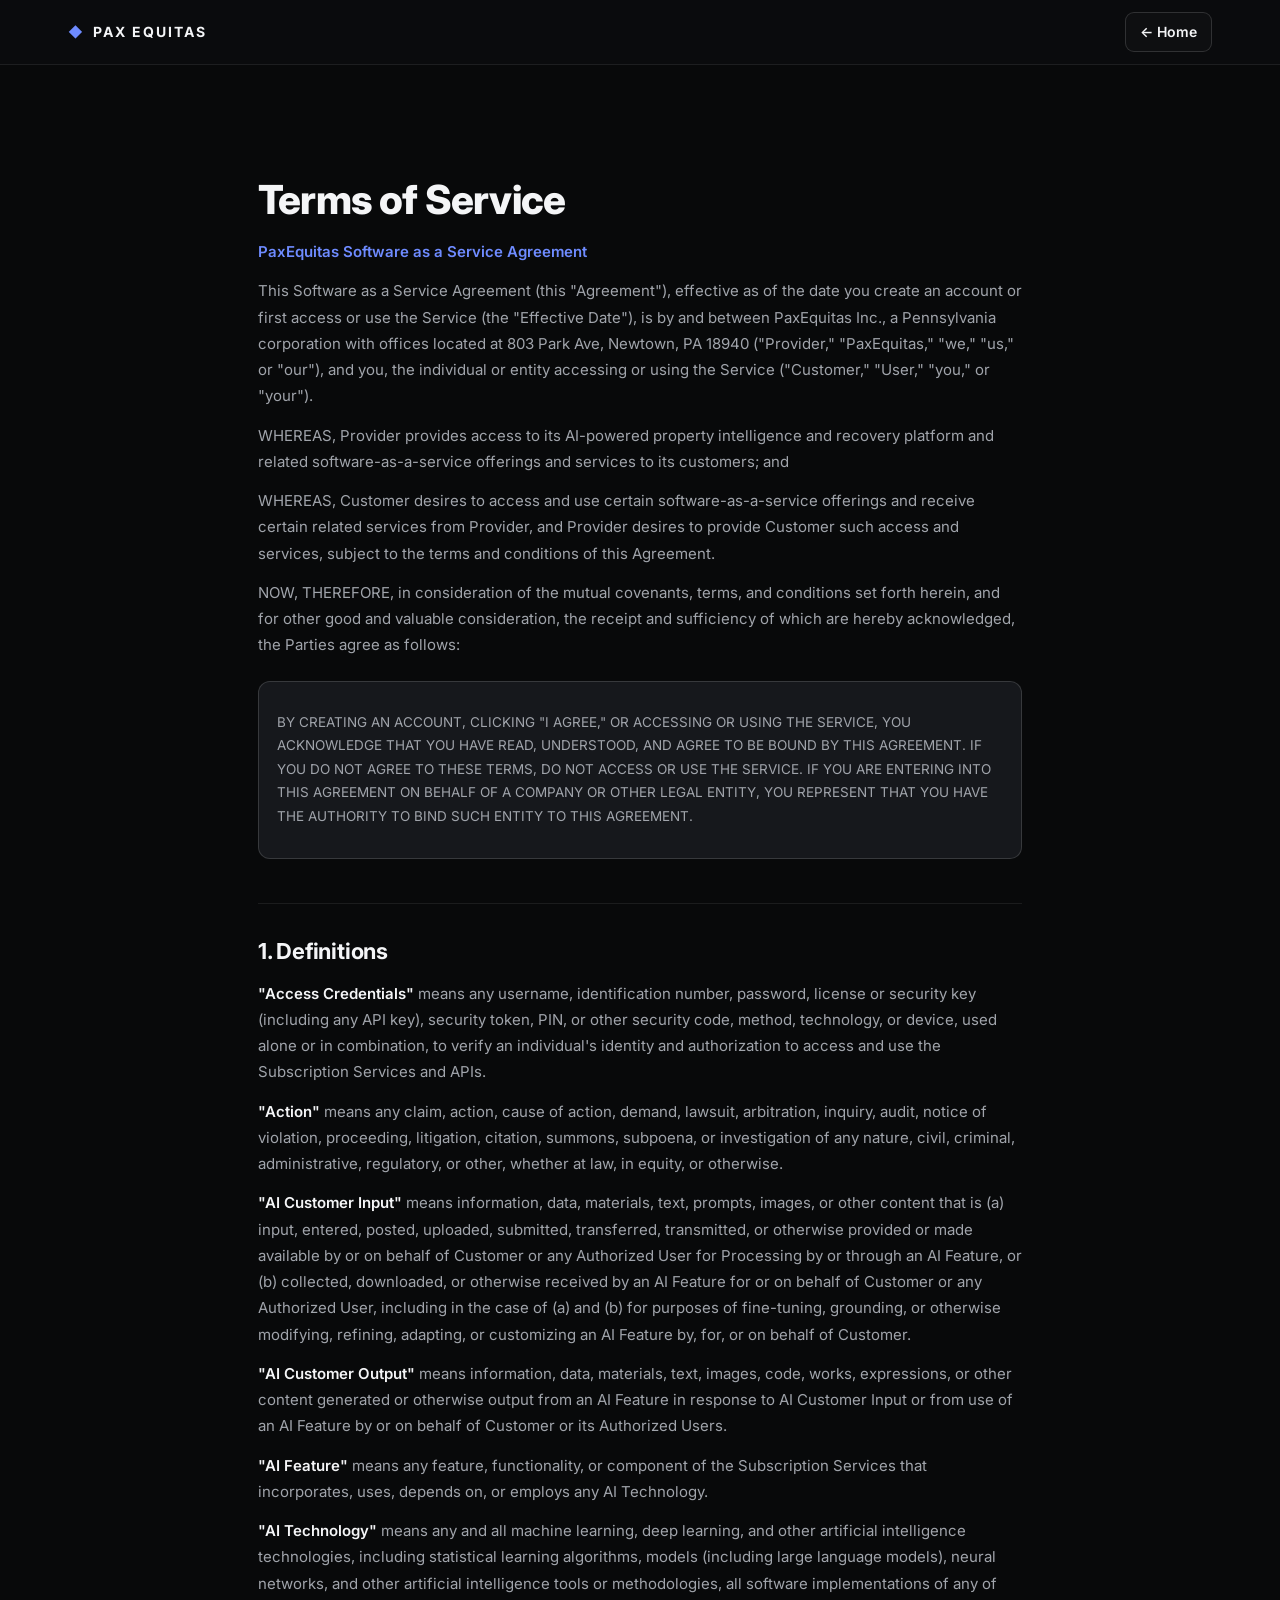
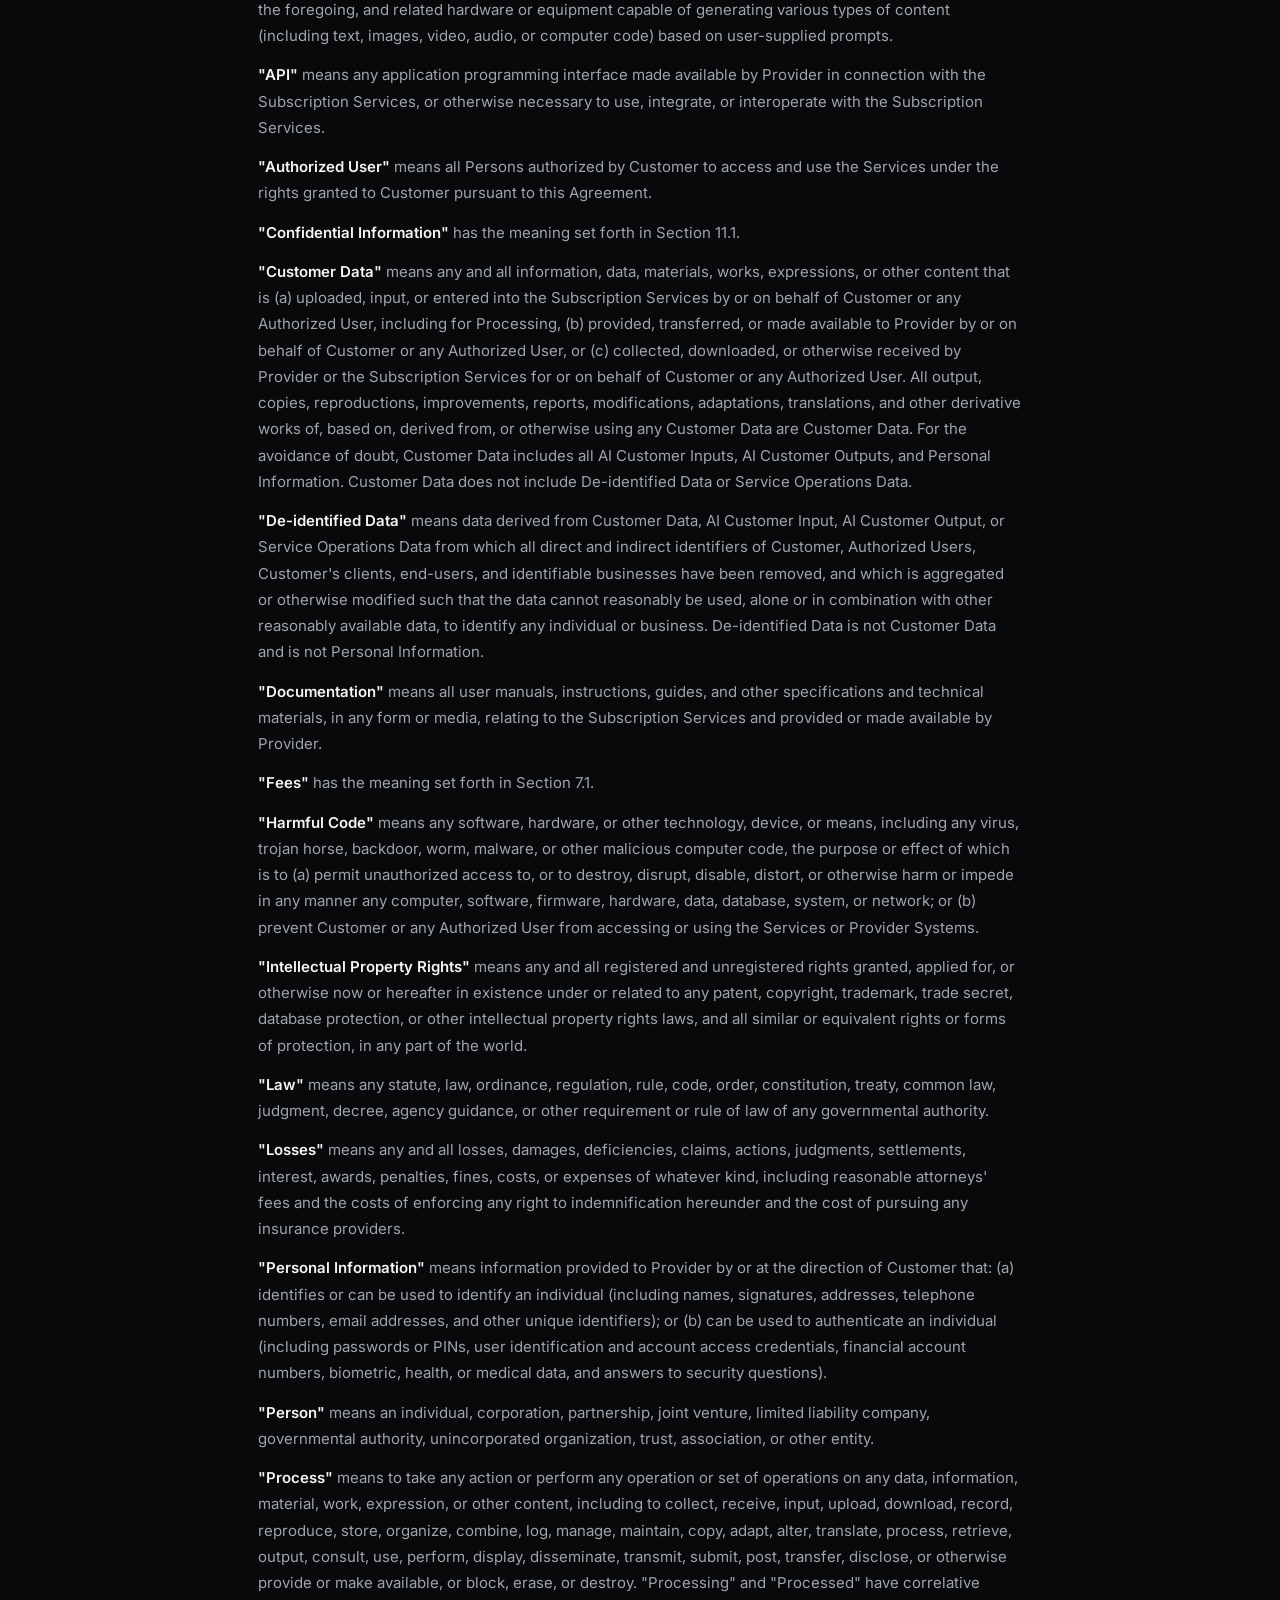
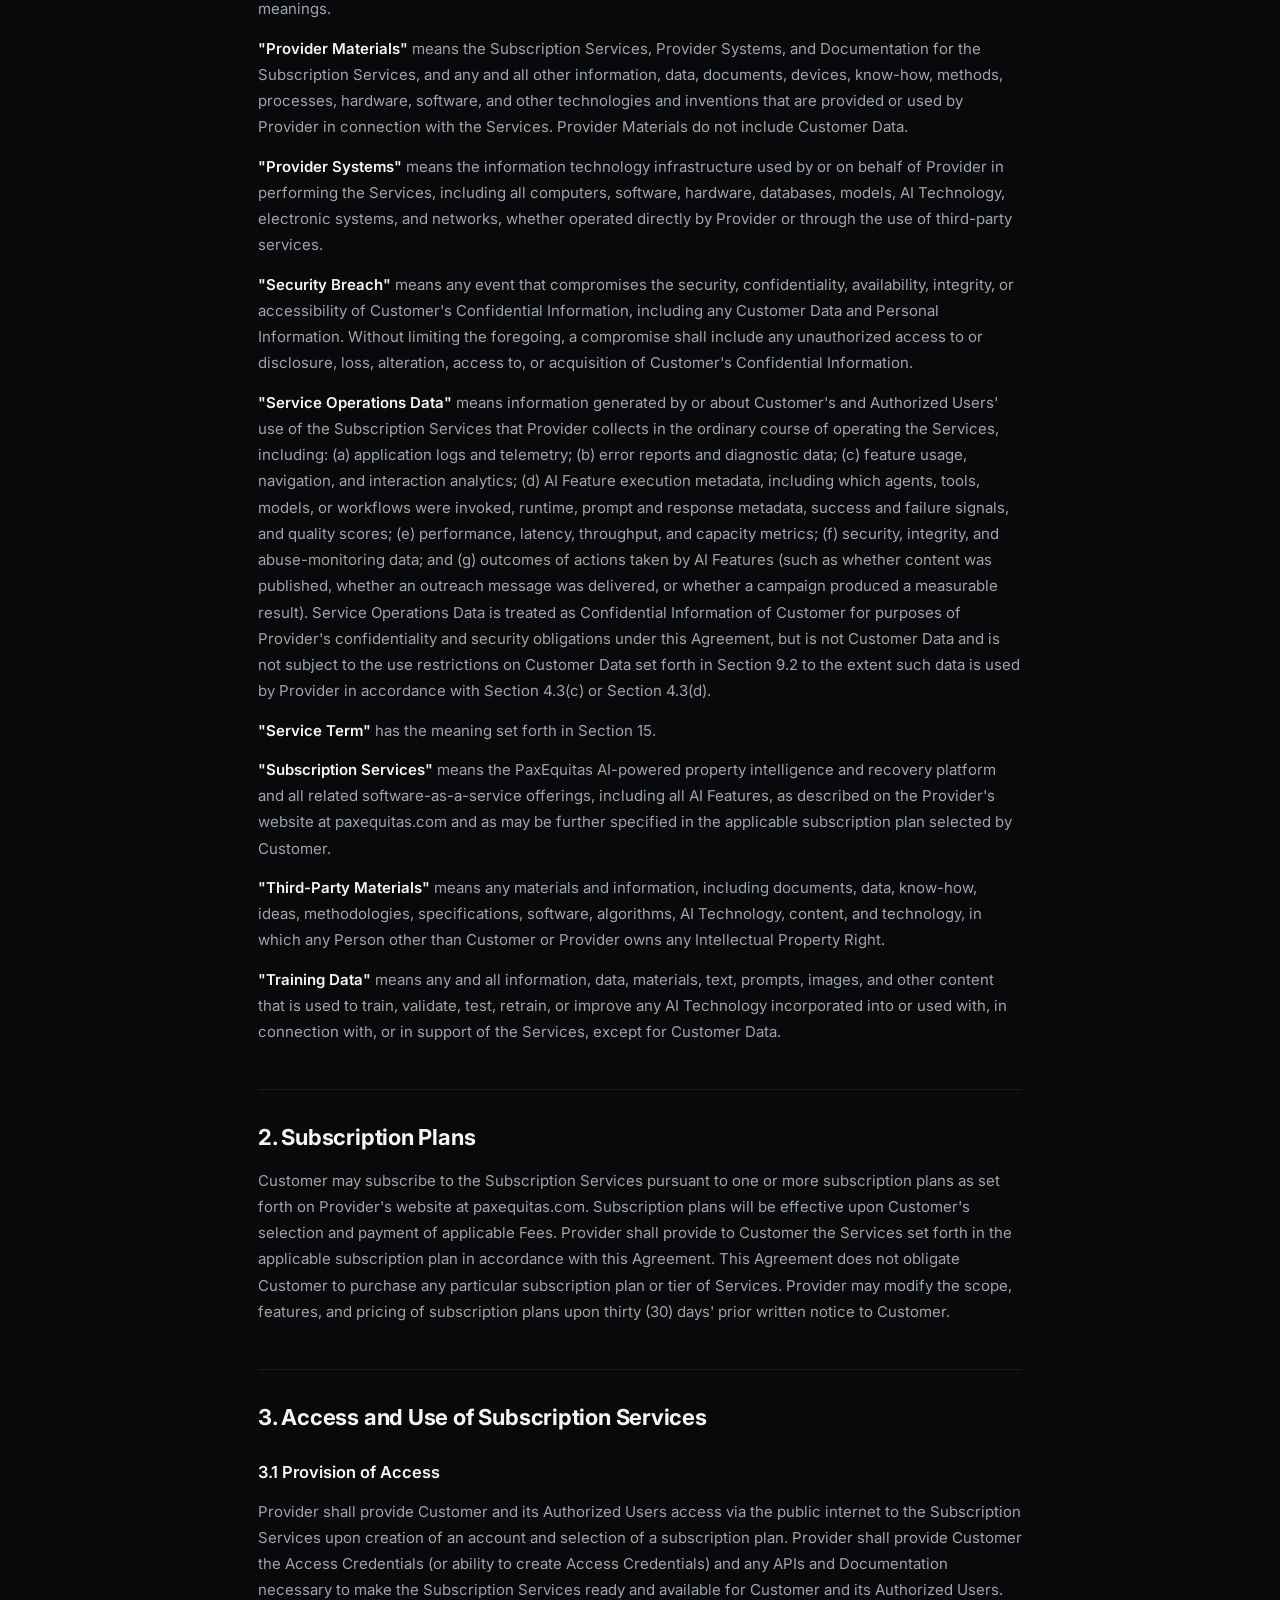
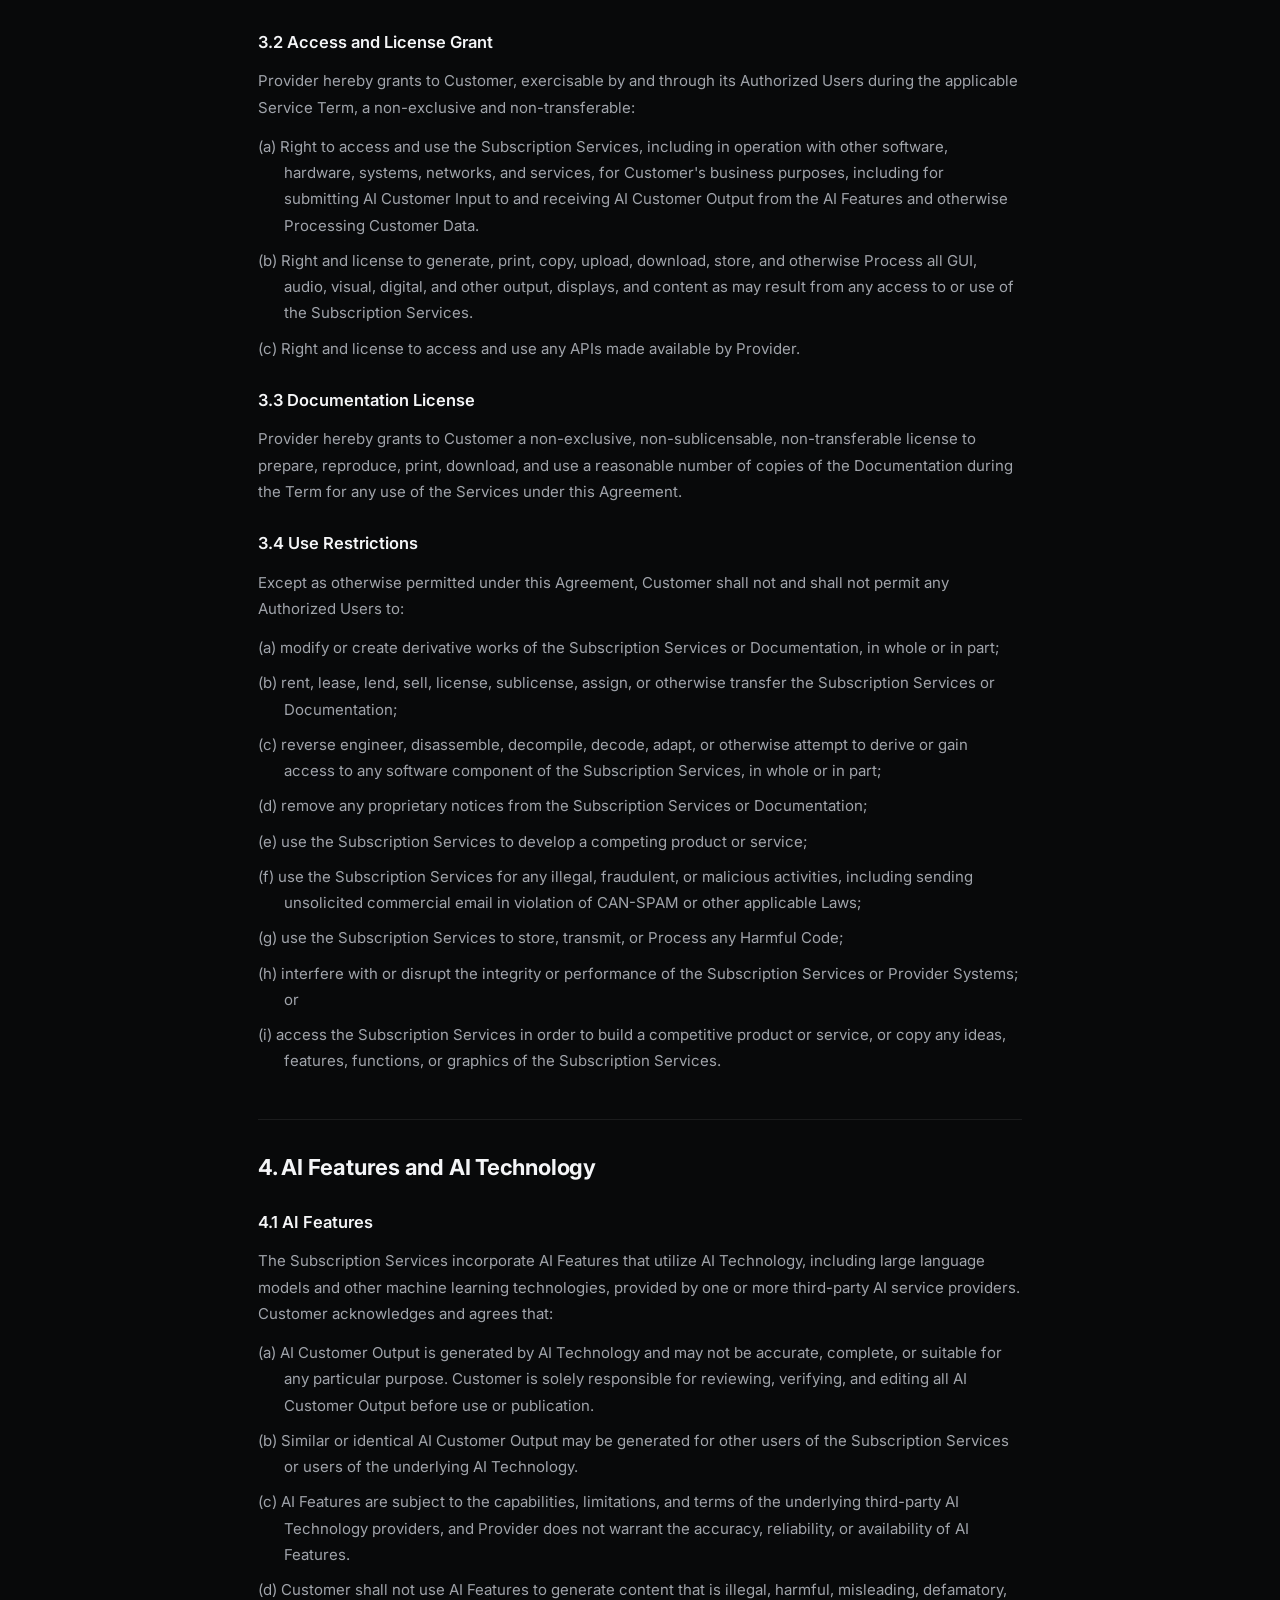
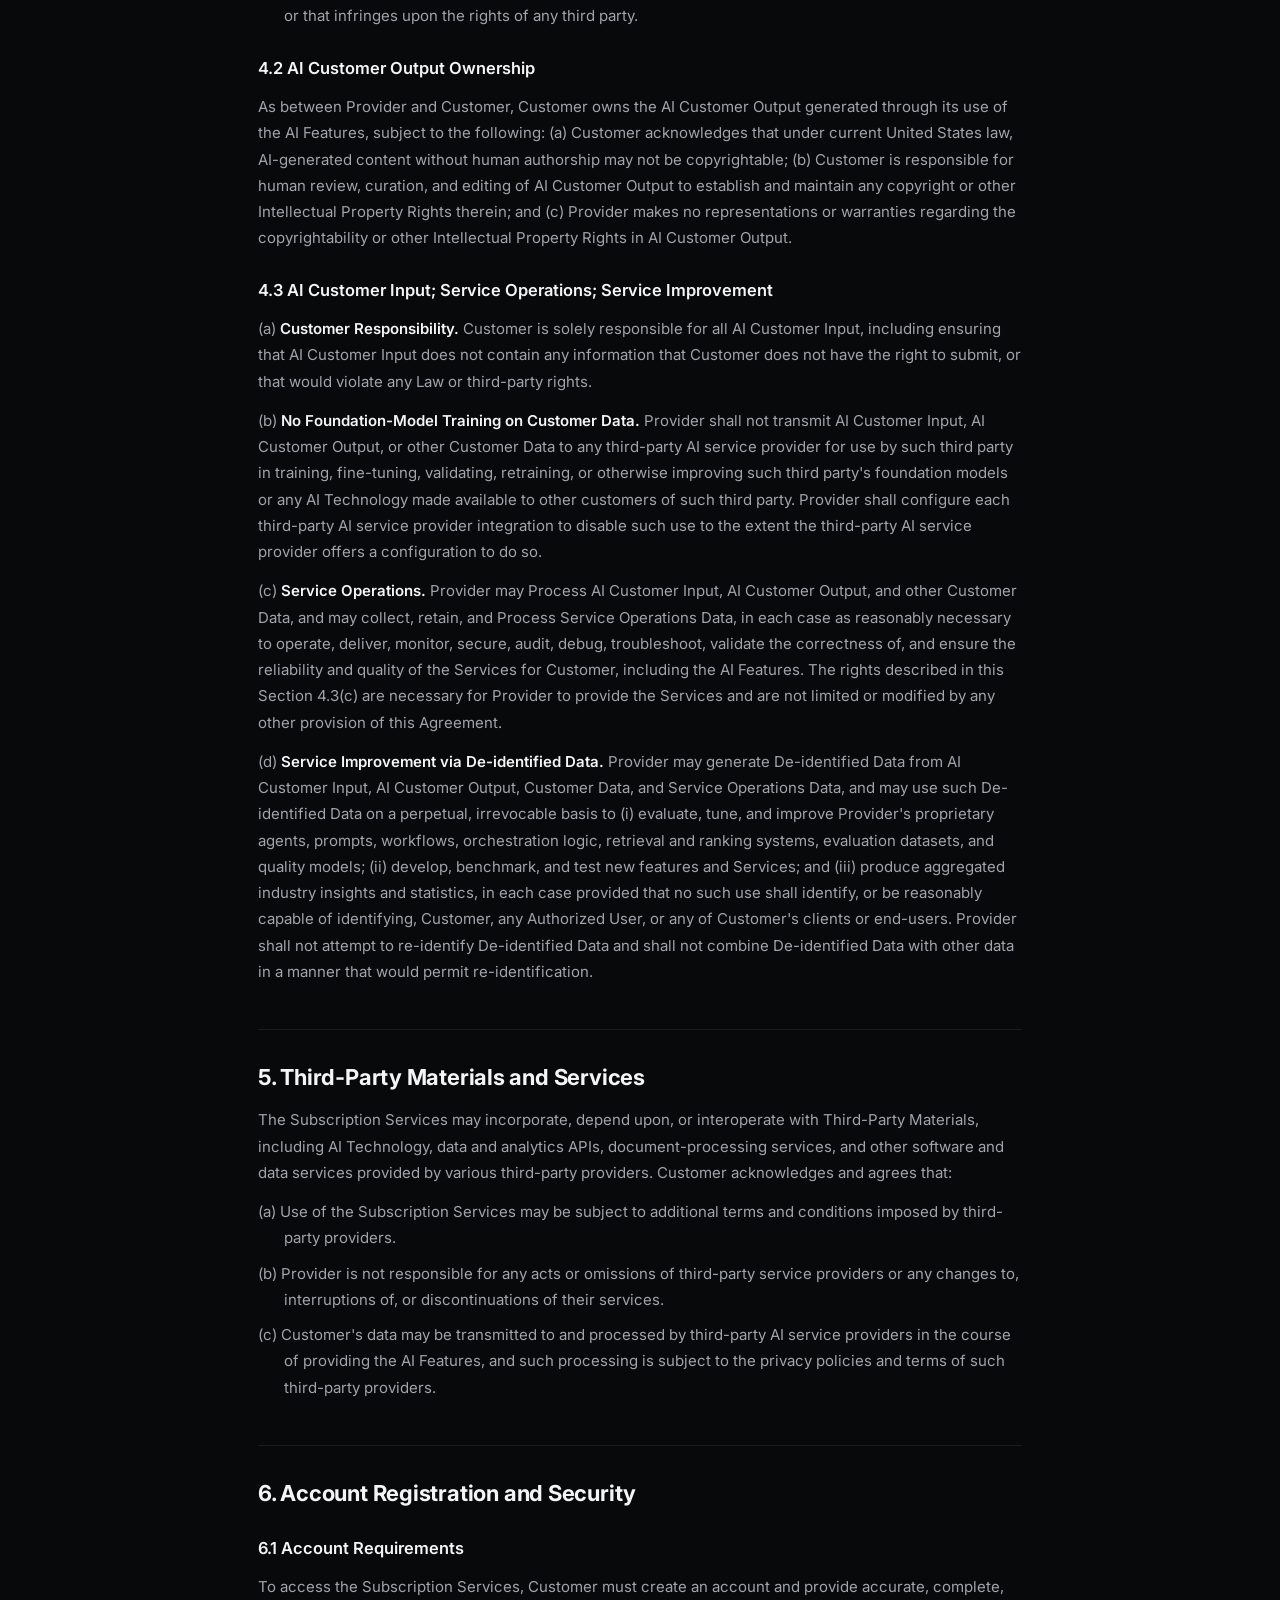
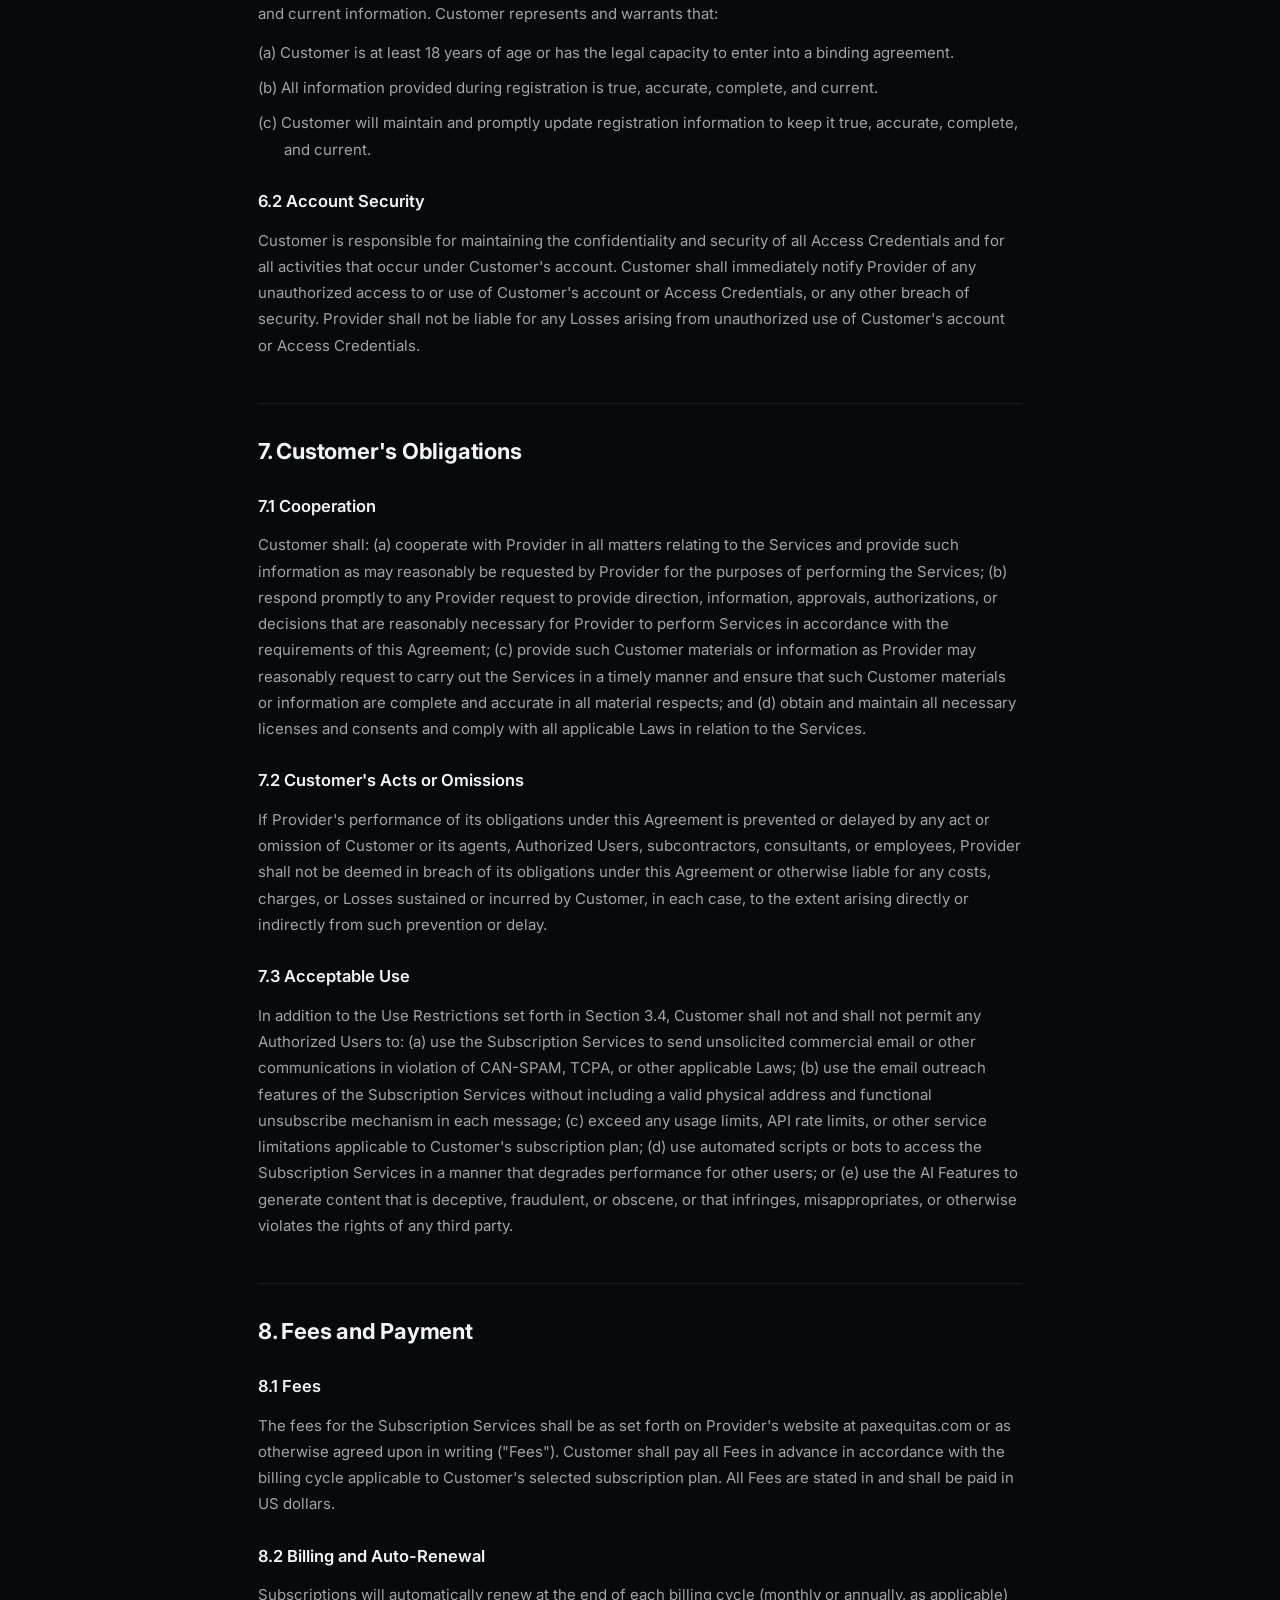
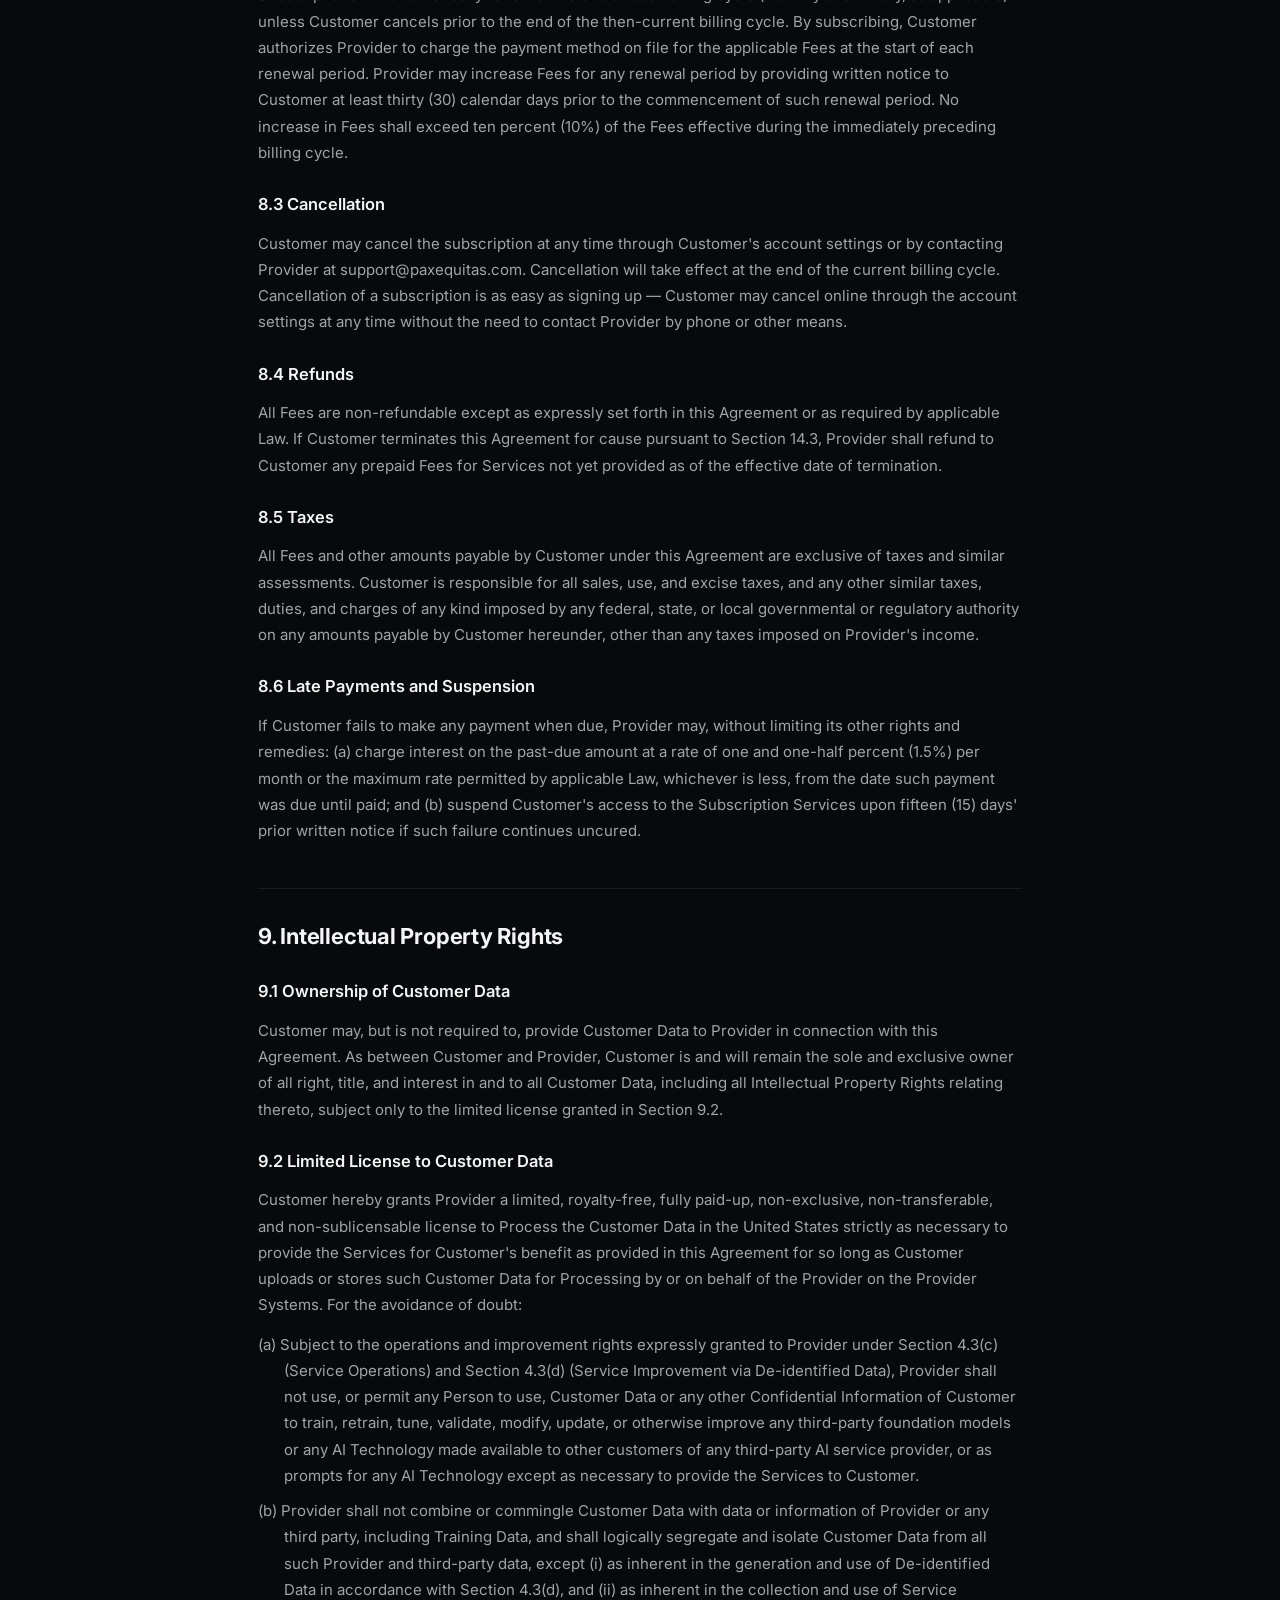
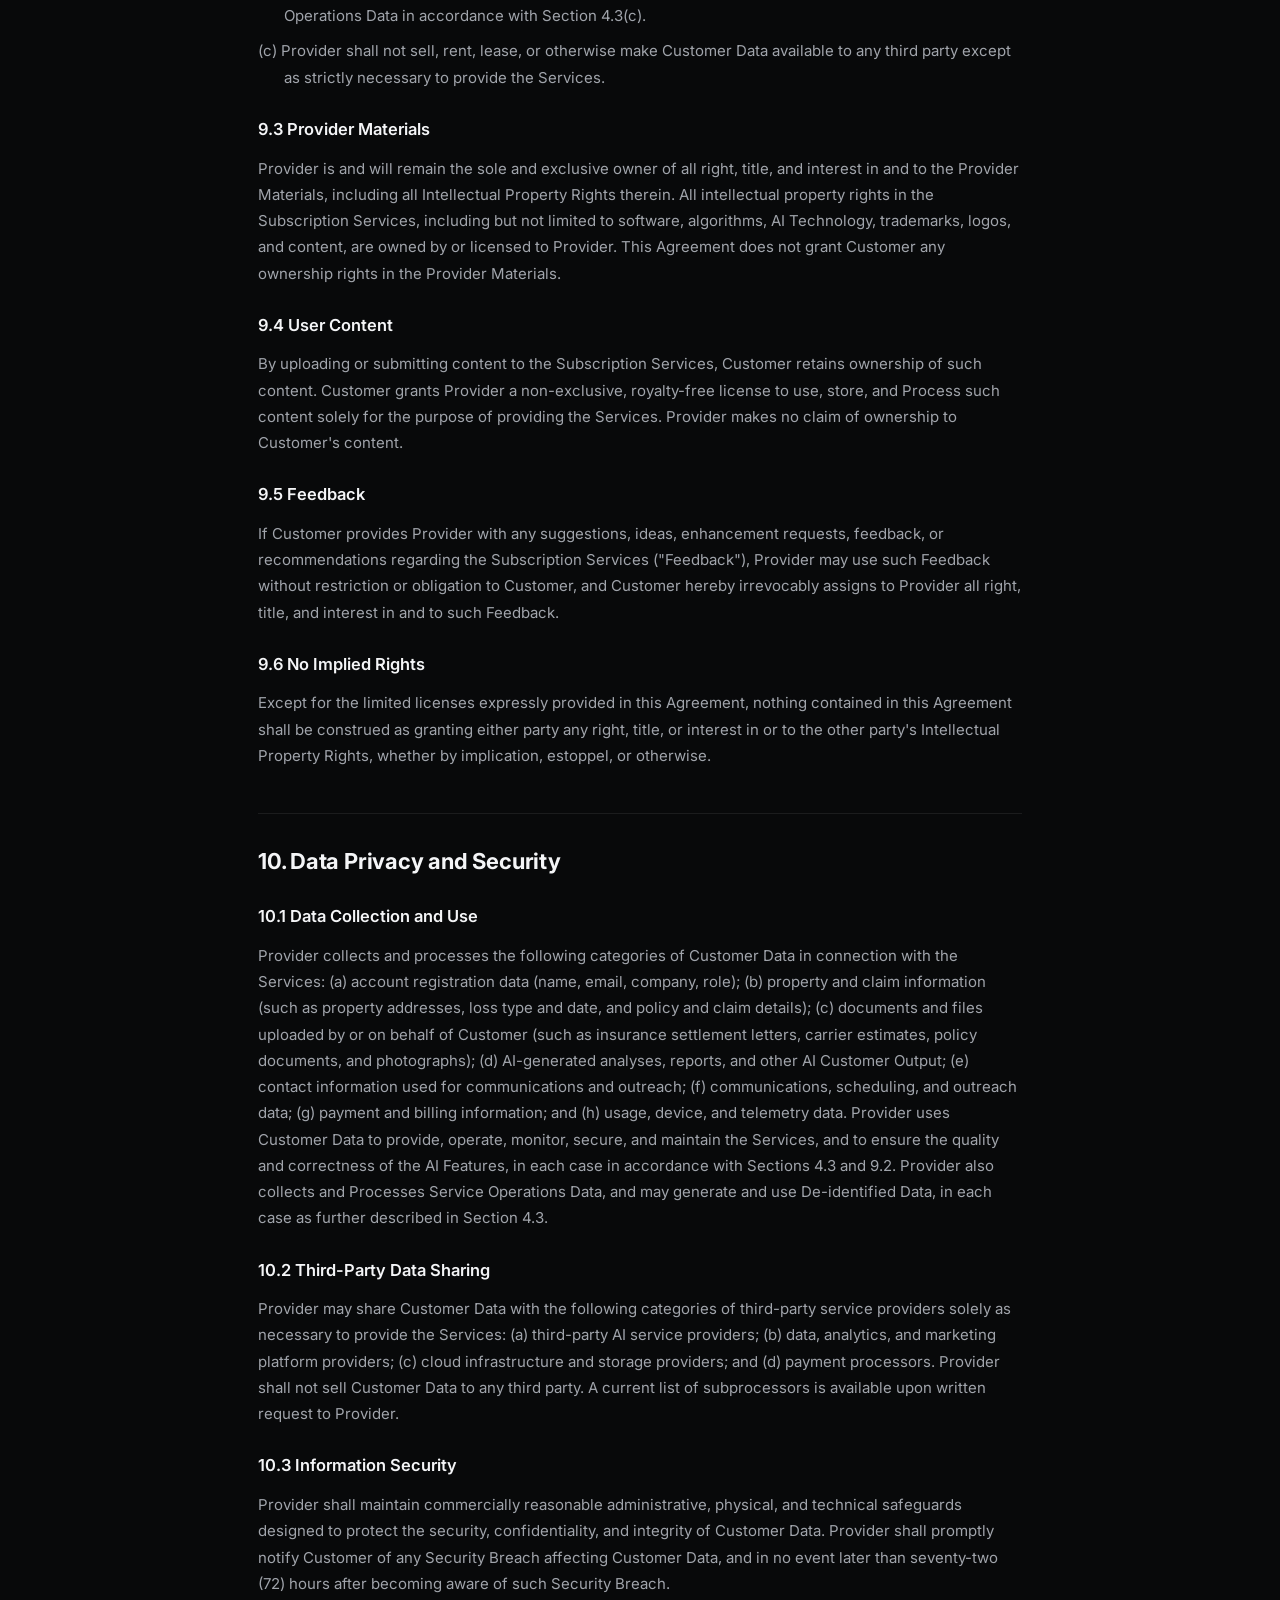
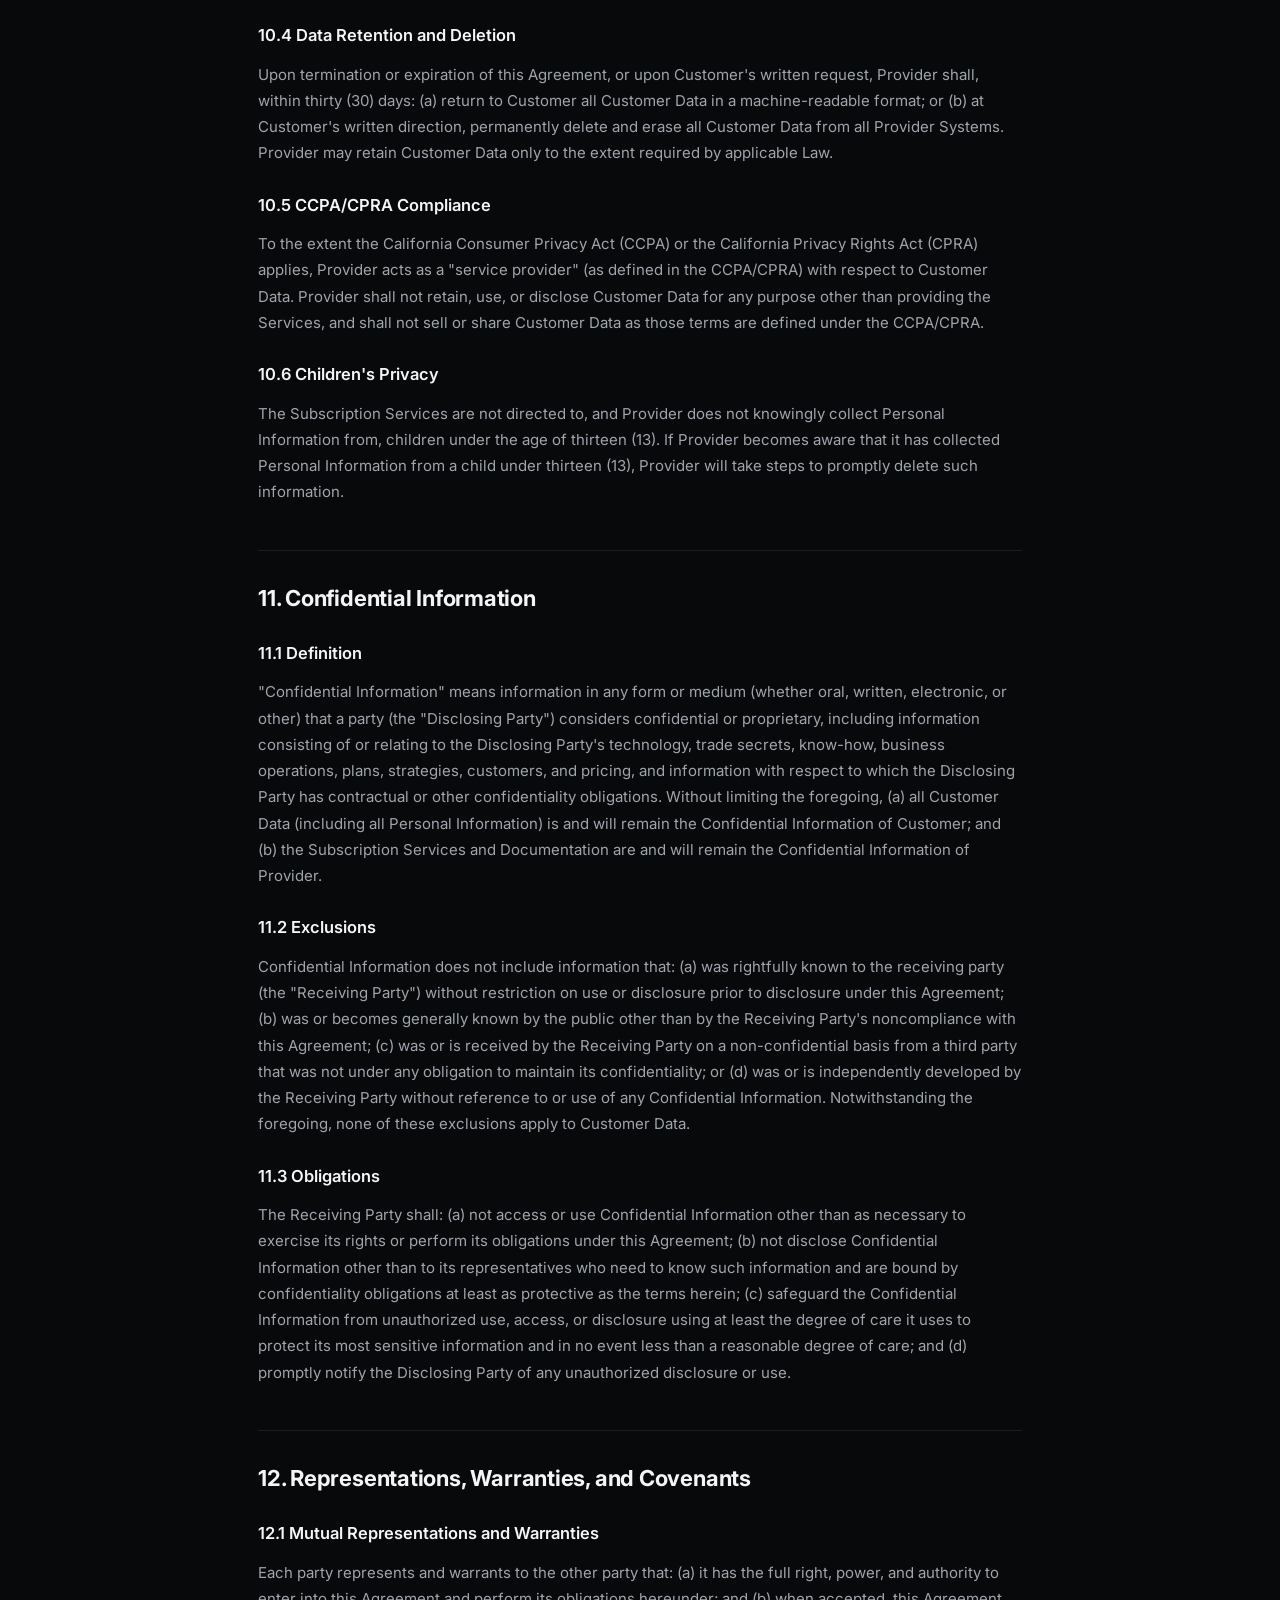
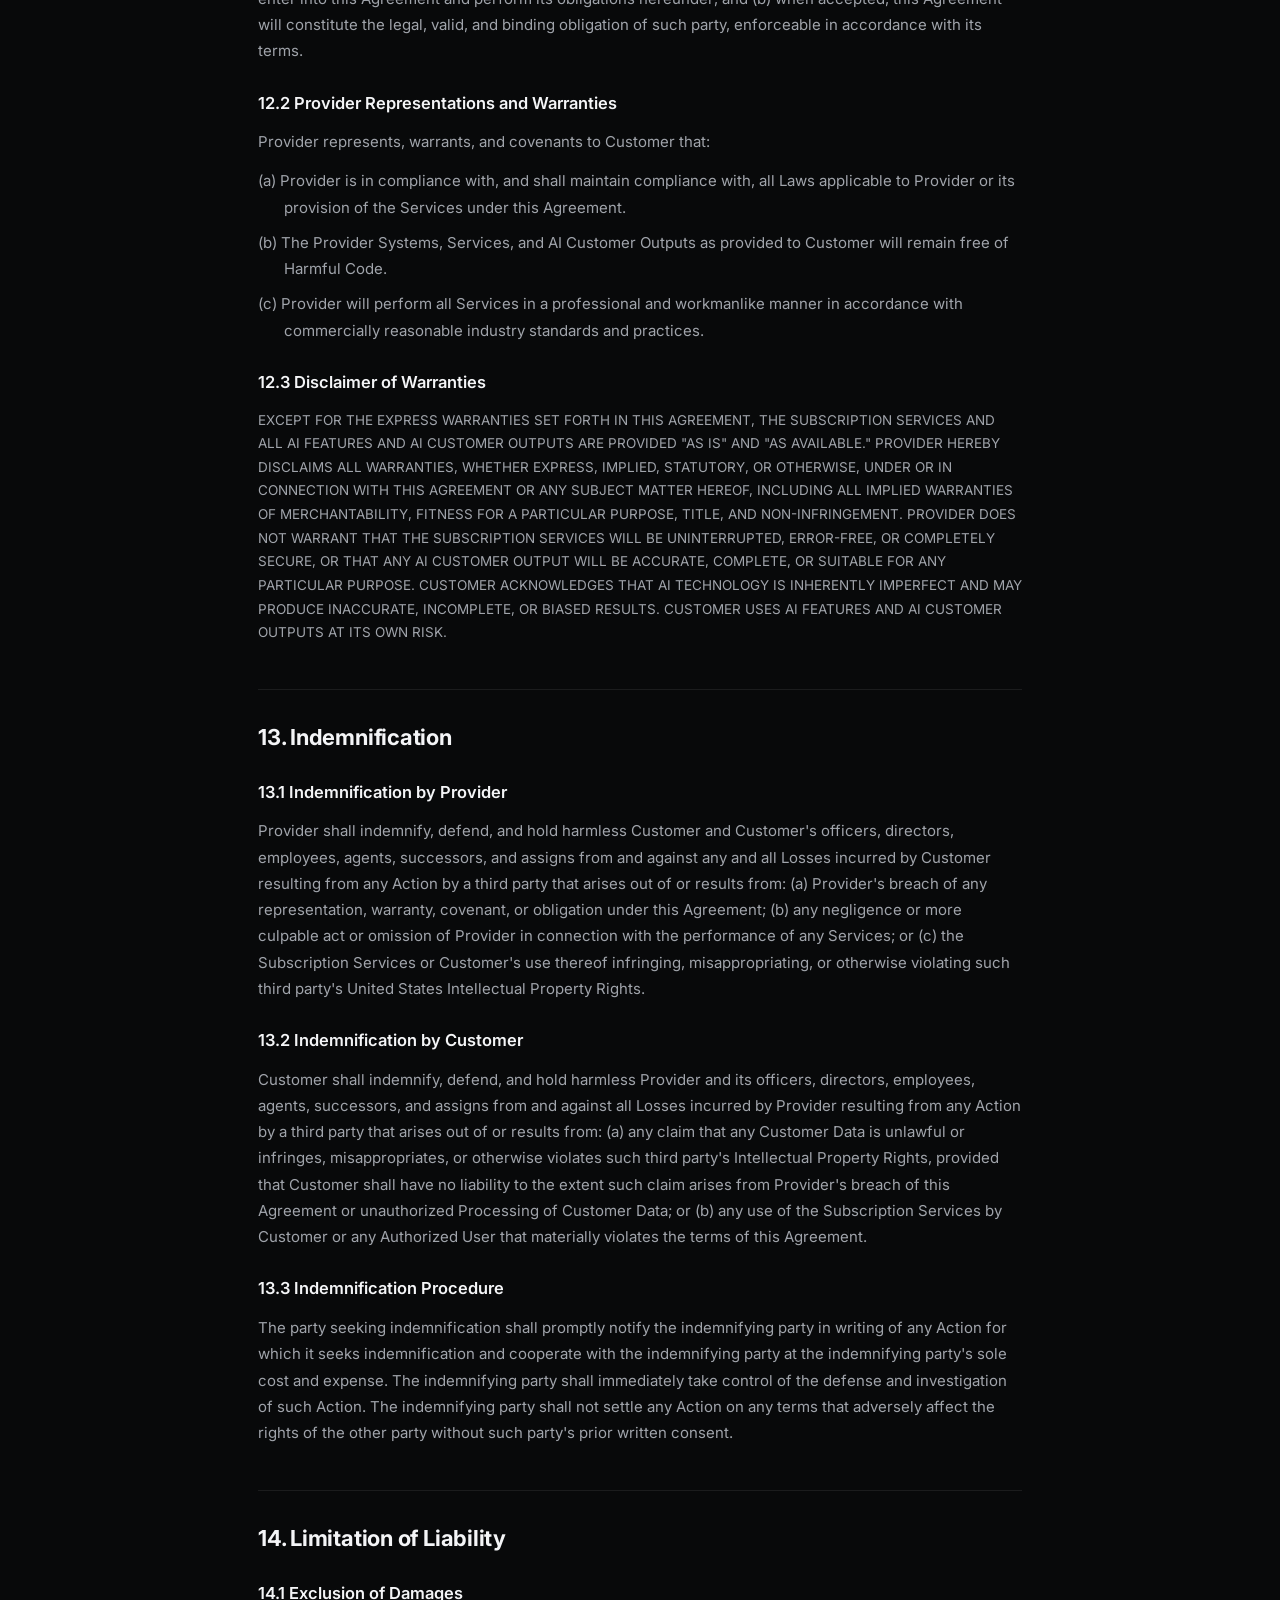
<file: terms.html>
<!DOCTYPE html>
<html lang="en">
<head>
<meta charset="UTF-8" />
<meta name="viewport" content="width=device-width, initial-scale=1" />
<title>Terms of Service — Pax Equitas</title>
<meta name="description" content="Pax Equitas terms of service governing use of the platform and its products." />
<link rel="canonical" href="https://paxequitas.com/terms" />
<link rel="icon" href="favicon.svg" type="image/svg+xml" />
<link rel="preconnect" href="https://fonts.googleapis.com" />
<link href="https://fonts.googleapis.com/css2?family=Inter:wght@400;500;600;700;800&family=JetBrains+Mono:wght@500&display=swap" rel="stylesheet" />
<link rel="stylesheet" href="styles.css" />
<style>
  .legal{max-width:820px;margin:0 auto;padding:104px 28px 80px}
  .legal h1{font-size:clamp(30px,4vw,40px);letter-spacing:-.02em;font-weight:800}
  .legal .lead-sub{color:var(--accent);font-weight:600;margin-top:8px}
  .legal h2{margin-top:44px;padding-top:30px;border-top:1px solid var(--line);font-size:22px;letter-spacing:-.01em;font-weight:700}
  .legal h3{margin-top:26px;font-size:16.5px;font-weight:600;color:var(--text)}
  .legal p{color:var(--muted);font-size:15px;line-height:1.75;margin:13px 0}
  .legal strong{color:var(--text);font-weight:600}
  .legal ul{list-style:none;margin:12px 0;padding:0}
  .legal li{color:var(--muted);font-size:15px;line-height:1.75;margin:9px 0;padding-left:26px;text-indent:-26px}
  .legal p.caps{font-size:13.5px}
  .legal .notice{background:var(--card);border:1px solid var(--line-2);border-radius:12px;padding:16px 18px;margin:22px 0;color:var(--text);font-size:13.5px}
  .legal .disclaimer{background:var(--card);border:1px solid var(--line);border-radius:12px;padding:16px 18px;margin-top:36px;color:var(--faint);font-size:13px}
  .legal .meta{color:var(--faint);font-size:13px;margin-top:24px}
  .legal .pglinks{margin-top:30px;padding-top:22px;border-top:1px solid var(--line);font-size:14px}
  .legal .pglinks a{color:var(--accent)}
</style>
</head>
<body>
<header class="nav is-scrolled" id="nav">
  <div class="container nav__inner">
    <a class="brand" href="index.html"><span class="brand__mark">◆</span> PAX EQUITAS</a>
    <a class="btn btn--ghost btn--sm" href="index.html">← Home</a>
  </div>
</header>

<main class="legal">
  <h1>Terms of Service</h1>
  <p class="lead-sub">PaxEquitas Software as a Service Agreement</p>

  <p>This Software as a Service Agreement (this "Agreement"), effective as of the date you create an account or first access or use the Service (the "Effective Date"), is by and between PaxEquitas Inc., a Pennsylvania corporation with offices located at 803 Park Ave, Newtown, PA 18940 ("Provider," "PaxEquitas," "we," "us," or "our"), and you, the individual or entity accessing or using the Service ("Customer," "User," "you," or "your").</p>
  <p>WHEREAS, Provider provides access to its AI-powered property intelligence and recovery platform and related software-as-a-service offerings and services to its customers; and</p>
  <p>WHEREAS, Customer desires to access and use certain software-as-a-service offerings and receive certain related services from Provider, and Provider desires to provide Customer such access and services, subject to the terms and conditions of this Agreement.</p>
  <p>NOW, THEREFORE, in consideration of the mutual covenants, terms, and conditions set forth herein, and for other good and valuable consideration, the receipt and sufficiency of which are hereby acknowledged, the Parties agree as follows:</p>

  <div class="notice"><p class="caps">BY CREATING AN ACCOUNT, CLICKING "I AGREE," OR ACCESSING OR USING THE SERVICE, YOU ACKNOWLEDGE THAT YOU HAVE READ, UNDERSTOOD, AND AGREE TO BE BOUND BY THIS AGREEMENT. IF YOU DO NOT AGREE TO THESE TERMS, DO NOT ACCESS OR USE THE SERVICE. IF YOU ARE ENTERING INTO THIS AGREEMENT ON BEHALF OF A COMPANY OR OTHER LEGAL ENTITY, YOU REPRESENT THAT YOU HAVE THE AUTHORITY TO BIND SUCH ENTITY TO THIS AGREEMENT.</p></div>

  <h2>1. Definitions</h2>
  <p><strong>"Access Credentials"</strong> means any username, identification number, password, license or security key (including any API key), security token, PIN, or other security code, method, technology, or device, used alone or in combination, to verify an individual's identity and authorization to access and use the Subscription Services and APIs.</p>
  <p><strong>"Action"</strong> means any claim, action, cause of action, demand, lawsuit, arbitration, inquiry, audit, notice of violation, proceeding, litigation, citation, summons, subpoena, or investigation of any nature, civil, criminal, administrative, regulatory, or other, whether at law, in equity, or otherwise.</p>
  <p><strong>"AI Customer Input"</strong> means information, data, materials, text, prompts, images, or other content that is (a) input, entered, posted, uploaded, submitted, transferred, transmitted, or otherwise provided or made available by or on behalf of Customer or any Authorized User for Processing by or through an AI Feature, or (b) collected, downloaded, or otherwise received by an AI Feature for or on behalf of Customer or any Authorized User, including in the case of (a) and (b) for purposes of fine-tuning, grounding, or otherwise modifying, refining, adapting, or customizing an AI Feature by, for, or on behalf of Customer.</p>
  <p><strong>"AI Customer Output"</strong> means information, data, materials, text, images, code, works, expressions, or other content generated or otherwise output from an AI Feature in response to AI Customer Input or from use of an AI Feature by or on behalf of Customer or its Authorized Users.</p>
  <p><strong>"AI Feature"</strong> means any feature, functionality, or component of the Subscription Services that incorporates, uses, depends on, or employs any AI Technology.</p>
  <p><strong>"AI Technology"</strong> means any and all machine learning, deep learning, and other artificial intelligence technologies, including statistical learning algorithms, models (including large language models), neural networks, and other artificial intelligence tools or methodologies, all software implementations of any of the foregoing, and related hardware or equipment capable of generating various types of content (including text, images, video, audio, or computer code) based on user-supplied prompts.</p>
  <p><strong>"API"</strong> means any application programming interface made available by Provider in connection with the Subscription Services, or otherwise necessary to use, integrate, or interoperate with the Subscription Services.</p>
  <p><strong>"Authorized User"</strong> means all Persons authorized by Customer to access and use the Services under the rights granted to Customer pursuant to this Agreement.</p>
  <p><strong>"Confidential Information"</strong> has the meaning set forth in Section 11.1.</p>
  <p><strong>"Customer Data"</strong> means any and all information, data, materials, works, expressions, or other content that is (a) uploaded, input, or entered into the Subscription Services by or on behalf of Customer or any Authorized User, including for Processing, (b) provided, transferred, or made available to Provider by or on behalf of Customer or any Authorized User, or (c) collected, downloaded, or otherwise received by Provider or the Subscription Services for or on behalf of Customer or any Authorized User. All output, copies, reproductions, improvements, reports, modifications, adaptations, translations, and other derivative works of, based on, derived from, or otherwise using any Customer Data are Customer Data. For the avoidance of doubt, Customer Data includes all AI Customer Inputs, AI Customer Outputs, and Personal Information. Customer Data does not include De-identified Data or Service Operations Data.</p>
  <p><strong>"De-identified Data"</strong> means data derived from Customer Data, AI Customer Input, AI Customer Output, or Service Operations Data from which all direct and indirect identifiers of Customer, Authorized Users, Customer's clients, end-users, and identifiable businesses have been removed, and which is aggregated or otherwise modified such that the data cannot reasonably be used, alone or in combination with other reasonably available data, to identify any individual or business. De-identified Data is not Customer Data and is not Personal Information.</p>
  <p><strong>"Documentation"</strong> means all user manuals, instructions, guides, and other specifications and technical materials, in any form or media, relating to the Subscription Services and provided or made available by Provider.</p>
  <p><strong>"Fees"</strong> has the meaning set forth in Section 7.1.</p>
  <p><strong>"Harmful Code"</strong> means any software, hardware, or other technology, device, or means, including any virus, trojan horse, backdoor, worm, malware, or other malicious computer code, the purpose or effect of which is to (a) permit unauthorized access to, or to destroy, disrupt, disable, distort, or otherwise harm or impede in any manner any computer, software, firmware, hardware, data, database, system, or network; or (b) prevent Customer or any Authorized User from accessing or using the Services or Provider Systems.</p>
  <p><strong>"Intellectual Property Rights"</strong> means any and all registered and unregistered rights granted, applied for, or otherwise now or hereafter in existence under or related to any patent, copyright, trademark, trade secret, database protection, or other intellectual property rights laws, and all similar or equivalent rights or forms of protection, in any part of the world.</p>
  <p><strong>"Law"</strong> means any statute, law, ordinance, regulation, rule, code, order, constitution, treaty, common law, judgment, decree, agency guidance, or other requirement or rule of law of any governmental authority.</p>
  <p><strong>"Losses"</strong> means any and all losses, damages, deficiencies, claims, actions, judgments, settlements, interest, awards, penalties, fines, costs, or expenses of whatever kind, including reasonable attorneys' fees and the costs of enforcing any right to indemnification hereunder and the cost of pursuing any insurance providers.</p>
  <p><strong>"Personal Information"</strong> means information provided to Provider by or at the direction of Customer that: (a) identifies or can be used to identify an individual (including names, signatures, addresses, telephone numbers, email addresses, and other unique identifiers); or (b) can be used to authenticate an individual (including passwords or PINs, user identification and account access credentials, financial account numbers, biometric, health, or medical data, and answers to security questions).</p>
  <p><strong>"Person"</strong> means an individual, corporation, partnership, joint venture, limited liability company, governmental authority, unincorporated organization, trust, association, or other entity.</p>
  <p><strong>"Process"</strong> means to take any action or perform any operation or set of operations on any data, information, material, work, expression, or other content, including to collect, receive, input, upload, download, record, reproduce, store, organize, combine, log, manage, maintain, copy, adapt, alter, translate, process, retrieve, output, consult, use, perform, display, disseminate, transmit, submit, post, transfer, disclose, or otherwise provide or make available, or block, erase, or destroy. "Processing" and "Processed" have correlative meanings.</p>
  <p><strong>"Provider Materials"</strong> means the Subscription Services, Provider Systems, and Documentation for the Subscription Services, and any and all other information, data, documents, devices, know-how, methods, processes, hardware, software, and other technologies and inventions that are provided or used by Provider in connection with the Services. Provider Materials do not include Customer Data.</p>
  <p><strong>"Provider Systems"</strong> means the information technology infrastructure used by or on behalf of Provider in performing the Services, including all computers, software, hardware, databases, models, AI Technology, electronic systems, and networks, whether operated directly by Provider or through the use of third-party services.</p>
  <p><strong>"Security Breach"</strong> means any event that compromises the security, confidentiality, availability, integrity, or accessibility of Customer's Confidential Information, including any Customer Data and Personal Information. Without limiting the foregoing, a compromise shall include any unauthorized access to or disclosure, loss, alteration, access to, or acquisition of Customer's Confidential Information.</p>
  <p><strong>"Service Operations Data"</strong> means information generated by or about Customer's and Authorized Users' use of the Subscription Services that Provider collects in the ordinary course of operating the Services, including: (a) application logs and telemetry; (b) error reports and diagnostic data; (c) feature usage, navigation, and interaction analytics; (d) AI Feature execution metadata, including which agents, tools, models, or workflows were invoked, runtime, prompt and response metadata, success and failure signals, and quality scores; (e) performance, latency, throughput, and capacity metrics; (f) security, integrity, and abuse-monitoring data; and (g) outcomes of actions taken by AI Features (such as whether content was published, whether an outreach message was delivered, or whether a campaign produced a measurable result). Service Operations Data is treated as Confidential Information of Customer for purposes of Provider's confidentiality and security obligations under this Agreement, but is not Customer Data and is not subject to the use restrictions on Customer Data set forth in Section 9.2 to the extent such data is used by Provider in accordance with Section 4.3(c) or Section 4.3(d).</p>
  <p><strong>"Service Term"</strong> has the meaning set forth in Section 15.</p>
  <p><strong>"Subscription Services"</strong> means the PaxEquitas AI-powered property intelligence and recovery platform and all related software-as-a-service offerings, including all AI Features, as described on the Provider's website at paxequitas.com and as may be further specified in the applicable subscription plan selected by Customer.</p>
  <p><strong>"Third-Party Materials"</strong> means any materials and information, including documents, data, know-how, ideas, methodologies, specifications, software, algorithms, AI Technology, content, and technology, in which any Person other than Customer or Provider owns any Intellectual Property Right.</p>
  <p><strong>"Training Data"</strong> means any and all information, data, materials, text, prompts, images, and other content that is used to train, validate, test, retrain, or improve any AI Technology incorporated into or used with, in connection with, or in support of the Services, except for Customer Data.</p>

  <h2>2. Subscription Plans</h2>
  <p>Customer may subscribe to the Subscription Services pursuant to one or more subscription plans as set forth on Provider's website at paxequitas.com. Subscription plans will be effective upon Customer's selection and payment of applicable Fees. Provider shall provide to Customer the Services set forth in the applicable subscription plan in accordance with this Agreement. This Agreement does not obligate Customer to purchase any particular subscription plan or tier of Services. Provider may modify the scope, features, and pricing of subscription plans upon thirty (30) days' prior written notice to Customer.</p>

  <h2>3. Access and Use of Subscription Services</h2>
  <h3>3.1 Provision of Access</h3>
  <p>Provider shall provide Customer and its Authorized Users access via the public internet to the Subscription Services upon creation of an account and selection of a subscription plan. Provider shall provide Customer the Access Credentials (or ability to create Access Credentials) and any APIs and Documentation necessary to make the Subscription Services ready and available for Customer and its Authorized Users.</p>
  <h3>3.2 Access and License Grant</h3>
  <p>Provider hereby grants to Customer, exercisable by and through its Authorized Users during the applicable Service Term, a non-exclusive and non-transferable:</p>
  <ul>
    <li>(a) Right to access and use the Subscription Services, including in operation with other software, hardware, systems, networks, and services, for Customer's business purposes, including for submitting AI Customer Input to and receiving AI Customer Output from the AI Features and otherwise Processing Customer Data.</li>
    <li>(b) Right and license to generate, print, copy, upload, download, store, and otherwise Process all GUI, audio, visual, digital, and other output, displays, and content as may result from any access to or use of the Subscription Services.</li>
    <li>(c) Right and license to access and use any APIs made available by Provider.</li>
  </ul>
  <h3>3.3 Documentation License</h3>
  <p>Provider hereby grants to Customer a non-exclusive, non-sublicensable, non-transferable license to prepare, reproduce, print, download, and use a reasonable number of copies of the Documentation during the Term for any use of the Services under this Agreement.</p>
  <h3>3.4 Use Restrictions</h3>
  <p>Except as otherwise permitted under this Agreement, Customer shall not and shall not permit any Authorized Users to:</p>
  <ul>
    <li>(a) modify or create derivative works of the Subscription Services or Documentation, in whole or in part;</li>
    <li>(b) rent, lease, lend, sell, license, sublicense, assign, or otherwise transfer the Subscription Services or Documentation;</li>
    <li>(c) reverse engineer, disassemble, decompile, decode, adapt, or otherwise attempt to derive or gain access to any software component of the Subscription Services, in whole or in part;</li>
    <li>(d) remove any proprietary notices from the Subscription Services or Documentation;</li>
    <li>(e) use the Subscription Services to develop a competing product or service;</li>
    <li>(f) use the Subscription Services for any illegal, fraudulent, or malicious activities, including sending unsolicited commercial email in violation of CAN-SPAM or other applicable Laws;</li>
    <li>(g) use the Subscription Services to store, transmit, or Process any Harmful Code;</li>
    <li>(h) interfere with or disrupt the integrity or performance of the Subscription Services or Provider Systems; or</li>
    <li>(i) access the Subscription Services in order to build a competitive product or service, or copy any ideas, features, functions, or graphics of the Subscription Services.</li>
  </ul>

  <h2>4. AI Features and AI Technology</h2>
  <h3>4.1 AI Features</h3>
  <p>The Subscription Services incorporate AI Features that utilize AI Technology, including large language models and other machine learning technologies, provided by one or more third-party AI service providers. Customer acknowledges and agrees that:</p>
  <ul>
    <li>(a) AI Customer Output is generated by AI Technology and may not be accurate, complete, or suitable for any particular purpose. Customer is solely responsible for reviewing, verifying, and editing all AI Customer Output before use or publication.</li>
    <li>(b) Similar or identical AI Customer Output may be generated for other users of the Subscription Services or users of the underlying AI Technology.</li>
    <li>(c) AI Features are subject to the capabilities, limitations, and terms of the underlying third-party AI Technology providers, and Provider does not warrant the accuracy, reliability, or availability of AI Features.</li>
    <li>(d) Customer shall not use AI Features to generate content that is illegal, harmful, misleading, defamatory, or that infringes upon the rights of any third party.</li>
  </ul>
  <h3>4.2 AI Customer Output Ownership</h3>
  <p>As between Provider and Customer, Customer owns the AI Customer Output generated through its use of the AI Features, subject to the following: (a) Customer acknowledges that under current United States law, AI-generated content without human authorship may not be copyrightable; (b) Customer is responsible for human review, curation, and editing of AI Customer Output to establish and maintain any copyright or other Intellectual Property Rights therein; and (c) Provider makes no representations or warranties regarding the copyrightability or other Intellectual Property Rights in AI Customer Output.</p>
  <h3>4.3 AI Customer Input; Service Operations; Service Improvement</h3>
  <p>(a) <strong>Customer Responsibility.</strong> Customer is solely responsible for all AI Customer Input, including ensuring that AI Customer Input does not contain any information that Customer does not have the right to submit, or that would violate any Law or third-party rights.</p>
  <p>(b) <strong>No Foundation-Model Training on Customer Data.</strong> Provider shall not transmit AI Customer Input, AI Customer Output, or other Customer Data to any third-party AI service provider for use by such third party in training, fine-tuning, validating, retraining, or otherwise improving such third party's foundation models or any AI Technology made available to other customers of such third party. Provider shall configure each third-party AI service provider integration to disable such use to the extent the third-party AI service provider offers a configuration to do so.</p>
  <p>(c) <strong>Service Operations.</strong> Provider may Process AI Customer Input, AI Customer Output, and other Customer Data, and may collect, retain, and Process Service Operations Data, in each case as reasonably necessary to operate, deliver, monitor, secure, audit, debug, troubleshoot, validate the correctness of, and ensure the reliability and quality of the Services for Customer, including the AI Features. The rights described in this Section 4.3(c) are necessary for Provider to provide the Services and are not limited or modified by any other provision of this Agreement.</p>
  <p>(d) <strong>Service Improvement via De-identified Data.</strong> Provider may generate De-identified Data from AI Customer Input, AI Customer Output, Customer Data, and Service Operations Data, and may use such De-identified Data on a perpetual, irrevocable basis to (i) evaluate, tune, and improve Provider's proprietary agents, prompts, workflows, orchestration logic, retrieval and ranking systems, evaluation datasets, and quality models; (ii) develop, benchmark, and test new features and Services; and (iii) produce aggregated industry insights and statistics, in each case provided that no such use shall identify, or be reasonably capable of identifying, Customer, any Authorized User, or any of Customer's clients or end-users. Provider shall not attempt to re-identify De-identified Data and shall not combine De-identified Data with other data in a manner that would permit re-identification.</p>

  <h2>5. Third-Party Materials and Services</h2>
  <p>The Subscription Services may incorporate, depend upon, or interoperate with Third-Party Materials, including AI Technology, data and analytics APIs, document-processing services, and other software and data services provided by various third-party providers. Customer acknowledges and agrees that:</p>
  <ul>
    <li>(a) Use of the Subscription Services may be subject to additional terms and conditions imposed by third-party providers.</li>
    <li>(b) Provider is not responsible for any acts or omissions of third-party service providers or any changes to, interruptions of, or discontinuations of their services.</li>
    <li>(c) Customer's data may be transmitted to and processed by third-party AI service providers in the course of providing the AI Features, and such processing is subject to the privacy policies and terms of such third-party providers.</li>
  </ul>

  <h2>6. Account Registration and Security</h2>
  <h3>6.1 Account Requirements</h3>
  <p>To access the Subscription Services, Customer must create an account and provide accurate, complete, and current information. Customer represents and warrants that:</p>
  <ul>
    <li>(a) Customer is at least 18 years of age or has the legal capacity to enter into a binding agreement.</li>
    <li>(b) All information provided during registration is true, accurate, complete, and current.</li>
    <li>(c) Customer will maintain and promptly update registration information to keep it true, accurate, complete, and current.</li>
  </ul>
  <h3>6.2 Account Security</h3>
  <p>Customer is responsible for maintaining the confidentiality and security of all Access Credentials and for all activities that occur under Customer's account. Customer shall immediately notify Provider of any unauthorized access to or use of Customer's account or Access Credentials, or any other breach of security. Provider shall not be liable for any Losses arising from unauthorized use of Customer's account or Access Credentials.</p>

  <h2>7. Customer's Obligations</h2>
  <h3>7.1 Cooperation</h3>
  <p>Customer shall: (a) cooperate with Provider in all matters relating to the Services and provide such information as may reasonably be requested by Provider for the purposes of performing the Services; (b) respond promptly to any Provider request to provide direction, information, approvals, authorizations, or decisions that are reasonably necessary for Provider to perform Services in accordance with the requirements of this Agreement; (c) provide such Customer materials or information as Provider may reasonably request to carry out the Services in a timely manner and ensure that such Customer materials or information are complete and accurate in all material respects; and (d) obtain and maintain all necessary licenses and consents and comply with all applicable Laws in relation to the Services.</p>
  <h3>7.2 Customer's Acts or Omissions</h3>
  <p>If Provider's performance of its obligations under this Agreement is prevented or delayed by any act or omission of Customer or its agents, Authorized Users, subcontractors, consultants, or employees, Provider shall not be deemed in breach of its obligations under this Agreement or otherwise liable for any costs, charges, or Losses sustained or incurred by Customer, in each case, to the extent arising directly or indirectly from such prevention or delay.</p>
  <h3>7.3 Acceptable Use</h3>
  <p>In addition to the Use Restrictions set forth in Section 3.4, Customer shall not and shall not permit any Authorized Users to: (a) use the Subscription Services to send unsolicited commercial email or other communications in violation of CAN-SPAM, TCPA, or other applicable Laws; (b) use the email outreach features of the Subscription Services without including a valid physical address and functional unsubscribe mechanism in each message; (c) exceed any usage limits, API rate limits, or other service limitations applicable to Customer's subscription plan; (d) use automated scripts or bots to access the Subscription Services in a manner that degrades performance for other users; or (e) use the AI Features to generate content that is deceptive, fraudulent, or obscene, or that infringes, misappropriates, or otherwise violates the rights of any third party.</p>

  <h2>8. Fees and Payment</h2>
  <h3>8.1 Fees</h3>
  <p>The fees for the Subscription Services shall be as set forth on Provider's website at paxequitas.com or as otherwise agreed upon in writing ("Fees"). Customer shall pay all Fees in advance in accordance with the billing cycle applicable to Customer's selected subscription plan. All Fees are stated in and shall be paid in US dollars.</p>
  <h3>8.2 Billing and Auto-Renewal</h3>
  <p>Subscriptions will automatically renew at the end of each billing cycle (monthly or annually, as applicable) unless Customer cancels prior to the end of the then-current billing cycle. By subscribing, Customer authorizes Provider to charge the payment method on file for the applicable Fees at the start of each renewal period. Provider may increase Fees for any renewal period by providing written notice to Customer at least thirty (30) calendar days prior to the commencement of such renewal period. No increase in Fees shall exceed ten percent (10%) of the Fees effective during the immediately preceding billing cycle.</p>
  <h3>8.3 Cancellation</h3>
  <p>Customer may cancel the subscription at any time through Customer's account settings or by contacting Provider at support@paxequitas.com. Cancellation will take effect at the end of the current billing cycle. Cancellation of a subscription is as easy as signing up — Customer may cancel online through the account settings at any time without the need to contact Provider by phone or other means.</p>
  <h3>8.4 Refunds</h3>
  <p>All Fees are non-refundable except as expressly set forth in this Agreement or as required by applicable Law. If Customer terminates this Agreement for cause pursuant to Section 14.3, Provider shall refund to Customer any prepaid Fees for Services not yet provided as of the effective date of termination.</p>
  <h3>8.5 Taxes</h3>
  <p>All Fees and other amounts payable by Customer under this Agreement are exclusive of taxes and similar assessments. Customer is responsible for all sales, use, and excise taxes, and any other similar taxes, duties, and charges of any kind imposed by any federal, state, or local governmental or regulatory authority on any amounts payable by Customer hereunder, other than any taxes imposed on Provider's income.</p>
  <h3>8.6 Late Payments and Suspension</h3>
  <p>If Customer fails to make any payment when due, Provider may, without limiting its other rights and remedies: (a) charge interest on the past-due amount at a rate of one and one-half percent (1.5%) per month or the maximum rate permitted by applicable Law, whichever is less, from the date such payment was due until paid; and (b) suspend Customer's access to the Subscription Services upon fifteen (15) days' prior written notice if such failure continues uncured.</p>

  <h2>9. Intellectual Property Rights</h2>
  <h3>9.1 Ownership of Customer Data</h3>
  <p>Customer may, but is not required to, provide Customer Data to Provider in connection with this Agreement. As between Customer and Provider, Customer is and will remain the sole and exclusive owner of all right, title, and interest in and to all Customer Data, including all Intellectual Property Rights relating thereto, subject only to the limited license granted in Section 9.2.</p>
  <h3>9.2 Limited License to Customer Data</h3>
  <p>Customer hereby grants Provider a limited, royalty-free, fully paid-up, non-exclusive, non-transferable, and non-sublicensable license to Process the Customer Data in the United States strictly as necessary to provide the Services for Customer's benefit as provided in this Agreement for so long as Customer uploads or stores such Customer Data for Processing by or on behalf of the Provider on the Provider Systems. For the avoidance of doubt:</p>
  <ul>
    <li>(a) Subject to the operations and improvement rights expressly granted to Provider under Section 4.3(c) (Service Operations) and Section 4.3(d) (Service Improvement via De-identified Data), Provider shall not use, or permit any Person to use, Customer Data or any other Confidential Information of Customer to train, retrain, tune, validate, modify, update, or otherwise improve any third-party foundation models or any AI Technology made available to other customers of any third-party AI service provider, or as prompts for any AI Technology except as necessary to provide the Services to Customer.</li>
    <li>(b) Provider shall not combine or commingle Customer Data with data or information of Provider or any third party, including Training Data, and shall logically segregate and isolate Customer Data from all such Provider and third-party data, except (i) as inherent in the generation and use of De-identified Data in accordance with Section 4.3(d), and (ii) as inherent in the collection and use of Service Operations Data in accordance with Section 4.3(c).</li>
    <li>(c) Provider shall not sell, rent, lease, or otherwise make Customer Data available to any third party except as strictly necessary to provide the Services.</li>
  </ul>
  <h3>9.3 Provider Materials</h3>
  <p>Provider is and will remain the sole and exclusive owner of all right, title, and interest in and to the Provider Materials, including all Intellectual Property Rights therein. All intellectual property rights in the Subscription Services, including but not limited to software, algorithms, AI Technology, trademarks, logos, and content, are owned by or licensed to Provider. This Agreement does not grant Customer any ownership rights in the Provider Materials.</p>
  <h3>9.4 User Content</h3>
  <p>By uploading or submitting content to the Subscription Services, Customer retains ownership of such content. Customer grants Provider a non-exclusive, royalty-free license to use, store, and Process such content solely for the purpose of providing the Services. Provider makes no claim of ownership to Customer's content.</p>
  <h3>9.5 Feedback</h3>
  <p>If Customer provides Provider with any suggestions, ideas, enhancement requests, feedback, or recommendations regarding the Subscription Services ("Feedback"), Provider may use such Feedback without restriction or obligation to Customer, and Customer hereby irrevocably assigns to Provider all right, title, and interest in and to such Feedback.</p>
  <h3>9.6 No Implied Rights</h3>
  <p>Except for the limited licenses expressly provided in this Agreement, nothing contained in this Agreement shall be construed as granting either party any right, title, or interest in or to the other party's Intellectual Property Rights, whether by implication, estoppel, or otherwise.</p>

  <h2>10. Data Privacy and Security</h2>
  <h3>10.1 Data Collection and Use</h3>
  <p>Provider collects and processes the following categories of Customer Data in connection with the Services: (a) account registration data (name, email, company, role); (b) property and claim information (such as property addresses, loss type and date, and policy and claim details); (c) documents and files uploaded by or on behalf of Customer (such as insurance settlement letters, carrier estimates, policy documents, and photographs); (d) AI-generated analyses, reports, and other AI Customer Output; (e) contact information used for communications and outreach; (f) communications, scheduling, and outreach data; (g) payment and billing information; and (h) usage, device, and telemetry data. Provider uses Customer Data to provide, operate, monitor, secure, and maintain the Services, and to ensure the quality and correctness of the AI Features, in each case in accordance with Sections 4.3 and 9.2. Provider also collects and Processes Service Operations Data, and may generate and use De-identified Data, in each case as further described in Section 4.3.</p>
  <h3>10.2 Third-Party Data Sharing</h3>
  <p>Provider may share Customer Data with the following categories of third-party service providers solely as necessary to provide the Services: (a) third-party AI service providers; (b) data, analytics, and marketing platform providers; (c) cloud infrastructure and storage providers; and (d) payment processors. Provider shall not sell Customer Data to any third party. A current list of subprocessors is available upon written request to Provider.</p>
  <h3>10.3 Information Security</h3>
  <p>Provider shall maintain commercially reasonable administrative, physical, and technical safeguards designed to protect the security, confidentiality, and integrity of Customer Data. Provider shall promptly notify Customer of any Security Breach affecting Customer Data, and in no event later than seventy-two (72) hours after becoming aware of such Security Breach.</p>
  <h3>10.4 Data Retention and Deletion</h3>
  <p>Upon termination or expiration of this Agreement, or upon Customer's written request, Provider shall, within thirty (30) days: (a) return to Customer all Customer Data in a machine-readable format; or (b) at Customer's written direction, permanently delete and erase all Customer Data from all Provider Systems. Provider may retain Customer Data only to the extent required by applicable Law.</p>
  <h3>10.5 CCPA/CPRA Compliance</h3>
  <p>To the extent the California Consumer Privacy Act (CCPA) or the California Privacy Rights Act (CPRA) applies, Provider acts as a "service provider" (as defined in the CCPA/CPRA) with respect to Customer Data. Provider shall not retain, use, or disclose Customer Data for any purpose other than providing the Services, and shall not sell or share Customer Data as those terms are defined under the CCPA/CPRA.</p>
  <h3>10.6 Children's Privacy</h3>
  <p>The Subscription Services are not directed to, and Provider does not knowingly collect Personal Information from, children under the age of thirteen (13). If Provider becomes aware that it has collected Personal Information from a child under thirteen (13), Provider will take steps to promptly delete such information.</p>

  <h2>11. Confidential Information</h2>
  <h3>11.1 Definition</h3>
  <p>"Confidential Information" means information in any form or medium (whether oral, written, electronic, or other) that a party (the "Disclosing Party") considers confidential or proprietary, including information consisting of or relating to the Disclosing Party's technology, trade secrets, know-how, business operations, plans, strategies, customers, and pricing, and information with respect to which the Disclosing Party has contractual or other confidentiality obligations. Without limiting the foregoing, (a) all Customer Data (including all Personal Information) is and will remain the Confidential Information of Customer; and (b) the Subscription Services and Documentation are and will remain the Confidential Information of Provider.</p>
  <h3>11.2 Exclusions</h3>
  <p>Confidential Information does not include information that: (a) was rightfully known to the receiving party (the "Receiving Party") without restriction on use or disclosure prior to disclosure under this Agreement; (b) was or becomes generally known by the public other than by the Receiving Party's noncompliance with this Agreement; (c) was or is received by the Receiving Party on a non-confidential basis from a third party that was not under any obligation to maintain its confidentiality; or (d) was or is independently developed by the Receiving Party without reference to or use of any Confidential Information. Notwithstanding the foregoing, none of these exclusions apply to Customer Data.</p>
  <h3>11.3 Obligations</h3>
  <p>The Receiving Party shall: (a) not access or use Confidential Information other than as necessary to exercise its rights or perform its obligations under this Agreement; (b) not disclose Confidential Information other than to its representatives who need to know such information and are bound by confidentiality obligations at least as protective as the terms herein; (c) safeguard the Confidential Information from unauthorized use, access, or disclosure using at least the degree of care it uses to protect its most sensitive information and in no event less than a reasonable degree of care; and (d) promptly notify the Disclosing Party of any unauthorized disclosure or use.</p>

  <h2>12. Representations, Warranties, and Covenants</h2>
  <h3>12.1 Mutual Representations and Warranties</h3>
  <p>Each party represents and warrants to the other party that: (a) it has the full right, power, and authority to enter into this Agreement and perform its obligations hereunder; and (b) when accepted, this Agreement will constitute the legal, valid, and binding obligation of such party, enforceable in accordance with its terms.</p>
  <h3>12.2 Provider Representations and Warranties</h3>
  <p>Provider represents, warrants, and covenants to Customer that:</p>
  <ul>
    <li>(a) Provider is in compliance with, and shall maintain compliance with, all Laws applicable to Provider or its provision of the Services under this Agreement.</li>
    <li>(b) The Provider Systems, Services, and AI Customer Outputs as provided to Customer will remain free of Harmful Code.</li>
    <li>(c) Provider will perform all Services in a professional and workmanlike manner in accordance with commercially reasonable industry standards and practices.</li>
  </ul>
  <h3>12.3 Disclaimer of Warranties</h3>
  <p class="caps">EXCEPT FOR THE EXPRESS WARRANTIES SET FORTH IN THIS AGREEMENT, THE SUBSCRIPTION SERVICES AND ALL AI FEATURES AND AI CUSTOMER OUTPUTS ARE PROVIDED "AS IS" AND "AS AVAILABLE." PROVIDER HEREBY DISCLAIMS ALL WARRANTIES, WHETHER EXPRESS, IMPLIED, STATUTORY, OR OTHERWISE, UNDER OR IN CONNECTION WITH THIS AGREEMENT OR ANY SUBJECT MATTER HEREOF, INCLUDING ALL IMPLIED WARRANTIES OF MERCHANTABILITY, FITNESS FOR A PARTICULAR PURPOSE, TITLE, AND NON-INFRINGEMENT. PROVIDER DOES NOT WARRANT THAT THE SUBSCRIPTION SERVICES WILL BE UNINTERRUPTED, ERROR-FREE, OR COMPLETELY SECURE, OR THAT ANY AI CUSTOMER OUTPUT WILL BE ACCURATE, COMPLETE, OR SUITABLE FOR ANY PARTICULAR PURPOSE. CUSTOMER ACKNOWLEDGES THAT AI TECHNOLOGY IS INHERENTLY IMPERFECT AND MAY PRODUCE INACCURATE, INCOMPLETE, OR BIASED RESULTS. CUSTOMER USES AI FEATURES AND AI CUSTOMER OUTPUTS AT ITS OWN RISK.</p>

  <h2>13. Indemnification</h2>
  <h3>13.1 Indemnification by Provider</h3>
  <p>Provider shall indemnify, defend, and hold harmless Customer and Customer's officers, directors, employees, agents, successors, and assigns from and against any and all Losses incurred by Customer resulting from any Action by a third party that arises out of or results from: (a) Provider's breach of any representation, warranty, covenant, or obligation under this Agreement; (b) any negligence or more culpable act or omission of Provider in connection with the performance of any Services; or (c) the Subscription Services or Customer's use thereof infringing, misappropriating, or otherwise violating such third party's United States Intellectual Property Rights.</p>
  <h3>13.2 Indemnification by Customer</h3>
  <p>Customer shall indemnify, defend, and hold harmless Provider and its officers, directors, employees, agents, successors, and assigns from and against all Losses incurred by Provider resulting from any Action by a third party that arises out of or results from: (a) any claim that any Customer Data is unlawful or infringes, misappropriates, or otherwise violates such third party's Intellectual Property Rights, provided that Customer shall have no liability to the extent such claim arises from Provider's breach of this Agreement or unauthorized Processing of Customer Data; or (b) any use of the Subscription Services by Customer or any Authorized User that materially violates the terms of this Agreement.</p>
  <h3>13.3 Indemnification Procedure</h3>
  <p>The party seeking indemnification shall promptly notify the indemnifying party in writing of any Action for which it seeks indemnification and cooperate with the indemnifying party at the indemnifying party's sole cost and expense. The indemnifying party shall immediately take control of the defense and investigation of such Action. The indemnifying party shall not settle any Action on any terms that adversely affect the rights of the other party without such party's prior written consent.</p>

  <h2>14. Limitation of Liability</h2>
  <h3>14.1 Exclusion of Damages</h3>
  <p class="caps">TO THE MAXIMUM EXTENT PERMITTED BY APPLICABLE LAW, IN NO EVENT WILL EITHER PARTY BE LIABLE UNDER OR IN CONNECTION WITH THIS AGREEMENT UNDER ANY LEGAL OR EQUITABLE THEORY, INCLUDING BREACH OF CONTRACT, TORT (INCLUDING NEGLIGENCE), STRICT LIABILITY, OR OTHERWISE, FOR ANY CONSEQUENTIAL, INCIDENTAL, INDIRECT, EXEMPLARY, SPECIAL, ENHANCED, OR PUNITIVE DAMAGES, REGARDLESS OF WHETHER SUCH PARTY WAS ADVISED OF THE POSSIBILITY OF SUCH LOSSES OR DAMAGES OR SUCH LOSSES OR DAMAGES WERE OTHERWISE FORESEEABLE.</p>
  <h3>14.2 Cap on Monetary Liability</h3>
  <p class="caps">TO THE MAXIMUM EXTENT PERMITTED BY APPLICABLE LAW, IN NO EVENT WILL THE AGGREGATE LIABILITY OF EITHER PARTY ARISING OUT OF OR RELATED TO THIS AGREEMENT UNDER ANY LEGAL OR EQUITABLE THEORY, INCLUDING BREACH OF CONTRACT, TORT (INCLUDING NEGLIGENCE), STRICT LIABILITY, OR OTHERWISE, EXCEED THE TOTAL AMOUNTS PAID BY CUSTOMER TO PROVIDER UNDER THIS AGREEMENT IN THE TWELVE (12) MONTH PERIOD PRECEDING THE EVENT GIVING RISE TO THE CLAIM.</p>
  <h3>14.3 Exceptions</h3>
  <p>The exclusions and limitations in Sections 14.1 and 14.2 shall not apply to: (a) a party's indemnification obligations under this Agreement; (b) a party's violation of applicable Laws; (c) a party's breach of its confidentiality obligations under Section 11; (d) Provider's liability for or associated with a Security Breach; (e) a party's gross negligence or willful misconduct; or (f) Losses relating to death, bodily injury, or damage to real or tangible personal property.</p>

  <h2>15. Term and Termination</h2>
  <h3>15.1 Term</h3>
  <p>This Agreement begins on the Effective Date and, unless terminated earlier pursuant to this Agreement's express provisions, will continue in effect for so long as Customer maintains an active account or active subscription to the Subscription Services (the "Term").</p>
  <h3>15.2 Service Term</h3>
  <p>The term of each subscription begins on the date Customer subscribes to a subscription plan and continues for the billing cycle applicable to such plan (monthly or annually). The subscription will automatically renew for successive periods of the same duration unless Customer cancels prior to the end of the then-current billing cycle (the "Service Term").</p>
  <h3>15.3 Termination for Cause</h3>
  <p>Either party may terminate this Agreement, effective on written notice to the other party, if the other party materially breaches this Agreement, and such breach: (a) is incapable of cure; or (b) being capable of cure, remains uncured thirty (30) days after the non-breaching party provides the breaching party with written notice of such breach. Customer may terminate this Agreement immediately upon written notice to Provider in the event of a Security Breach.</p>
  <h3>15.3.1 Provider's Right to Terminate</h3>
  <p>In addition to the foregoing, Provider may terminate this Agreement and suspend or terminate Customer's access to the Subscription Services with immediate effect upon written notice to Customer if Customer: (a) fails to pay any amount when due under this Agreement and such failure continues for fifteen (15) days after Customer's receipt of written notice of nonpayment; (b) has not otherwise performed or complied with any of the terms of this Agreement, in whole or in part, including the Use Restrictions in Section 3.4 or the Acceptable Use provisions in Section 7.3; (c) becomes insolvent, files a petition for bankruptcy, or commences or has commenced against it proceedings relating to bankruptcy, receivership, reorganization, or assignment for the benefit of creditors; or (d) engages in any activity that Provider reasonably determines may harm the Subscription Services, Provider's systems, or other users of the Subscription Services.</p>
  <h3>15.4 Termination for Convenience</h3>
  <p>Customer may terminate this Agreement at any time without cause by canceling its subscription and closing its account, subject to Section 8.3 regarding cancellation timing.</p>
  <h3>15.5 Effect of Termination or Expiration</h3>
  <p>Upon termination or expiration of this Agreement for any reason:</p>
  <ul>
    <li>(a) All authorizations and licenses granted hereunder will immediately terminate and Customer shall cease all use of the Subscription Services and Provider Materials.</li>
    <li>(b) Provider shall, within thirty (30) days, upon Customer's written request, return or permanently delete all Customer Data from Provider Systems, subject to any retention required by applicable Law.</li>
    <li>(c) Customer shall pay all undisputed Fees due and payable for Services actually performed through the effective date of termination.</li>
    <li>(d) Provider shall refund, on a pro rata basis, any prepaid Fees for Services not yet provided as of the effective date of termination.</li>
  </ul>
  <h3>15.6 Survival</h3>
  <p>Any right or obligation of the parties in this Agreement that, by its nature, should survive termination or expiration of this Agreement will survive any expiration or termination of this Agreement, including provisions related to intellectual property rights, confidentiality, data privacy, indemnification, representations and warranties, limitations of liability, and effects of termination.</p>

  <h2>16. Governing Law and Dispute Resolution</h2>
  <h3>16.1 Governing Law</h3>
  <p>This Agreement is governed by and construed in accordance with the internal laws of the Commonwealth of Pennsylvania without giving effect to any choice or conflict of law provision or rule that would require or permit the application of the laws of any jurisdiction other than those of the Commonwealth of Pennsylvania.</p>
  <h3>16.2 Submission to Jurisdiction</h3>
  <p>Any legal suit, action, or proceeding arising out of or related to this Agreement or the licenses granted hereunder shall be instituted exclusively in the federal courts of the United States or the courts of the Commonwealth of Pennsylvania, in each case located in Bucks County, Pennsylvania, and each party irrevocably submits to the exclusive jurisdiction of such courts in any such suit, action, or proceeding.</p>
  <h3>16.3 Waiver of Jury Trial</h3>
  <p class="caps">EACH PARTY IRREVOCABLY AND UNCONDITIONALLY WAIVES ANY RIGHT IT MAY HAVE TO A TRIAL BY JURY IN RESPECT OF ANY LEGAL ACTION ARISING OUT OF OR RELATING TO THIS AGREEMENT OR THE TRANSACTIONS CONTEMPLATED HEREBY.</p>
  <h3>16.4 Equitable Relief</h3>
  <p>Each party acknowledges and agrees that a breach or threatened breach by such party of any of its obligations under this Agreement may cause the other party irreparable harm for which monetary damages would not be an adequate remedy and agrees that, in the event of such breach or threatened breach, the other party will be entitled to seek equitable relief, including a restraining order, an injunction, specific performance, and any other relief that may be available from any court, without any requirement to post a bond or other security, or to prove actual damages.</p>

  <h2>17. General Provisions</h2>
  <h3>17.1 Modifications to Service</h3>
  <p>Provider reserves the right to modify, update, or discontinue any part of the Subscription Services at any time. Provider will make commercially reasonable efforts to notify Customer of material changes through email or in-app notifications at least thirty (30) days prior to such changes taking effect. Customer's continued use of the Subscription Services after such changes constitutes acceptance of the modified Services.</p>
  <h3>17.2 Changes to Terms</h3>
  <p>Provider may update this Agreement from time to time. If Provider makes material changes, Provider will notify Customer via email or through the Subscription Services at least thirty (30) days before such changes take effect. Customer's continued use of the Subscription Services after the effective date of any modified terms constitutes Customer's acceptance of the updated Agreement. If Customer does not agree to the modified terms, Customer must stop using the Subscription Services and cancel its subscription before the changes take effect.</p>
  <h3>17.3 Force Majeure</h3>
  <p>Neither party shall be liable to the other party for any failure or delay in fulfilling or performing any term of this Agreement when and to the extent such failure or delay is caused by acts of God, flood, fire, earthquake, or explosion; war, invasion, hostilities, terrorist threats or acts, riot, or other civil unrest; embargoes or blockades; national or regional emergency; passage of Law or any action taken by a governmental authority; or other events outside the reasonable control of the affected party; provided that (i) such event is outside the reasonable control of the affected party; (ii) the affected party provides prompt notice to the other party; and (iii) the affected party uses diligent efforts to end the failure or delay. Notwithstanding the foregoing, shutdowns, disruptions, or malfunctions of the Provider Systems or any of Provider's internet services shall not be considered a Force Majeure Event unless caused by general and widespread internet or telecommunications failures.</p>
  <h3>17.4 Relationship of the Parties</h3>
  <p>The relationship between the parties is that of independent contractors. Nothing contained in this Agreement shall be construed as creating any agency, partnership, joint venture, or other form of joint enterprise, employment, or fiduciary relationship between the parties.</p>
  <h3>17.5 Assignment</h3>
  <p>Customer shall not assign or otherwise transfer any of its rights under this Agreement without Provider's prior written consent, except that Customer may assign this Agreement in its entirety to an affiliate or in connection with any merger, consolidation, or sale of all or substantially all of Customer's business. Provider may assign this Agreement without Customer's consent. Any purported assignment in violation of this section is void.</p>
  <h3>17.6 Notices</h3>
  <p>All notices under this Agreement shall be in writing. Provider may provide notices to Customer via the email address associated with Customer's account or through in-app notifications. Customer may provide notices to Provider at the contact information set forth in Section 18.</p>
  <h3>17.7 Entire Agreement</h3>
  <p>This Agreement constitutes the sole and entire agreement of the parties with respect to the subject matter of this Agreement and supersedes all prior and contemporaneous understandings, agreements, representations, and warranties, both written and oral, with respect to such subject matter. No browsewrap, shrinkwrap, clickwrap, or other non-negotiated terms and conditions provided with any of the Services or Documentation will constitute a part or amendment of this Agreement or be binding on Customer, except for this Agreement itself as accepted through the account registration process.</p>
  <h3>17.8 Severability</h3>
  <p>If any term or provision of this Agreement is invalid, illegal, or unenforceable in any jurisdiction, such invalidity, illegality, or unenforceability shall not affect any other term or provision of this Agreement or invalidate or render unenforceable such term or provision in any other jurisdiction.</p>
  <h3>17.9 Waiver</h3>
  <p>No waiver by any party of any of the provisions hereof shall be effective unless explicitly set forth in writing. No failure to exercise, or delay in exercising, any rights arising from this Agreement will operate or be construed as a waiver thereof; nor shall any single or partial exercise of any right preclude any other or further exercise thereof or the exercise of any other right.</p>
  <h3>17.10 No Third-Party Beneficiaries</h3>
  <p>This Agreement is for the sole benefit of the parties hereto and their respective successors and permitted assigns and nothing herein, express or implied, is intended to or shall confer upon any other Person any legal or equitable right, benefit, or remedy of any nature whatsoever under or by reason of this Agreement.</p>
  <h3>17.11 Cumulative Remedies</h3>
  <p>Except as otherwise expressly set forth in this Agreement, all rights and remedies provided in this Agreement are cumulative and not exclusive, and the exercise by either party of any right or remedy does not preclude the exercise of any other rights or remedies that may now or subsequently be available at law, in equity, by statute, or otherwise.</p>
  <h3>17.12 Amendment and Modification</h3>
  <p>Except as set forth in Section 17.2, this Agreement may only be amended or modified in a writing which specifically states that it amends this Agreement and is signed by an authorized representative of each party.</p>

  <h2>18. Contact Information</h2>
  <p>If you have any questions or concerns about this Agreement, please contact us at:</p>
  <p><strong>Provider:</strong> PaxEquitas Inc.<br />
  <strong>Address:</strong> 803 Park Ave, Newtown, PA 18940<br />
  <strong>Email:</strong> support@paxequitas.com<br />
  <strong>Website:</strong> paxequitas.com</p>
  <p class="meta">Last Updated: February 22, 2026</p>

  <div class="disclaimer"><strong>IMPORTANT DISCLAIMER:</strong> This Agreement is provided for informational purposes and has been adapted from standard legal templates. You should consult with qualified legal counsel regarding any specific legal questions or concerns.</div>

  <p class="pglinks"><a href="privacy.html">Privacy Policy</a> &nbsp;|&nbsp; <a href="index.html">Return to PaxEquitas</a></p>
</main>
</body>
</html>
</file>
<file: styles.css>
:root{
  --bg:#08090A; --bg-elev:#0E1013; --bg-alt:#0B0D0F; --card:#16181C; --card-2:#1A1D22;
  --line:rgba(255,255,255,.08); --line-2:rgba(255,255,255,.14);
  --text:#F4F5F7; --muted:#A0A4AB; --faint:#6B7077;
  --accent:#6E8BFF; --accent-2:#22D3A7; --accent-ink:#0A0C12;
  --r:14px; --r-lg:20px; --maxw:1200px;
  --shadow:0 1px 0 rgba(255,255,255,.04), 0 20px 50px -20px rgba(0,0,0,.6);
  font-synthesis:none;
}
*{box-sizing:border-box;margin:0;padding:0}
html{scroll-behavior:smooth}
body{
  background:var(--bg); color:var(--text);
  font-family:'Inter',system-ui,-apple-system,Segoe UI,sans-serif;
  line-height:1.55; -webkit-font-smoothing:antialiased; overflow-x:hidden;
}
a{color:inherit;text-decoration:none}
.container{max-width:var(--maxw);margin:0 auto;padding:0 28px}
.mono{font-family:'JetBrains Mono',ui-monospace,monospace}
.center{text-align:center}
.grad{background:linear-gradient(100deg,#fff 10%,var(--accent) 55%,var(--accent-2) 100%);-webkit-background-clip:text;background-clip:text;color:transparent}

/* NAV */
.nav{position:sticky;top:0;z-index:50;transition:background .25s,border-color .25s;border-bottom:1px solid transparent}
.nav.is-scrolled{background:rgba(11,13,15,.82);backdrop-filter:blur(12px);border-bottom:1px solid var(--line)}
.nav__inner{display:flex;align-items:center;justify-content:space-between;height:64px;gap:24px}
.brand{font-weight:700;letter-spacing:.14em;font-size:14px;display:inline-flex;align-items:center;gap:8px}
.brand__mark{color:var(--accent)}
.nav__links{display:flex;gap:26px;font-size:14px;color:var(--muted)}
.nav__links a:hover{color:var(--text)}
.nav__cta{display:flex;gap:10px;align-items:center}
.nav__menu{display:none;background:none;border:0;color:var(--text);font-size:20px;cursor:pointer}

/* BUTTONS */
.btn{display:inline-flex;align-items:center;justify-content:center;gap:8px;font:inherit;font-weight:600;font-size:15px;cursor:pointer;border-radius:11px;border:1px solid transparent;padding:11px 18px;transition:transform .12s,background .2s,border-color .2s,box-shadow .2s;white-space:nowrap}
.btn:active{transform:translateY(1px)}
.btn--solid{background:var(--accent);color:var(--accent-ink);box-shadow:0 8px 24px -8px rgba(110,139,255,.7)}
.btn--solid:hover{background:#8aa0ff;box-shadow:0 10px 30px -8px rgba(110,139,255,.85)}
.btn--ghost{background:rgba(255,255,255,.02);color:var(--text);border-color:var(--line-2)}
.btn--ghost:hover{background:rgba(255,255,255,.06);border-color:rgba(255,255,255,.25)}
.btn--sm{padding:8px 14px;font-size:14px;border-radius:9px}
.btn--lg{padding:14px 24px;font-size:16px}
.btn--block{width:100%}

/* HERO */
.hero{position:relative;padding:96px 0 72px;overflow:hidden}
.hero__glow{position:absolute;inset:-20% -10% auto;height:560px;background:radial-gradient(60% 60% at 50% 0%,rgba(110,139,255,.20),rgba(34,211,167,.06) 40%,transparent 70%);filter:blur(20px);pointer-events:none}
.hero__inner{position:relative;text-align:center}
.eyebrow{font-size:12.5px;letter-spacing:.18em;text-transform:uppercase;color:var(--accent);font-weight:600;margin-bottom:22px}
.hero__title{font-size:clamp(40px,6.4vw,76px);line-height:1.03;letter-spacing:-.025em;font-weight:800;margin-bottom:22px}
.hero__sub{font-size:clamp(17px,2.1vw,21px);color:var(--muted);max-width:640px;margin:0 auto 32px}
.hero__cta{display:flex;gap:14px;justify-content:center;flex-wrap:wrap}
.center-cta{margin-top:8px}
.hero__micro{margin-top:22px;font-size:13.5px;color:var(--faint)}
.hero__panel{margin:56px auto 0;max-width:760px;background:linear-gradient(180deg,var(--card),#101216);border:1px solid var(--line);border-radius:var(--r-lg);padding:22px 26px;box-shadow:var(--shadow);text-align:left}
.hero__panel-row{display:flex;align-items:center;gap:10px;color:var(--muted);font-size:14px;font-weight:600}
.hero__panel-row .arrow{color:var(--faint)}
.dot{width:9px;height:9px;border-radius:50%;display:inline-block}
.dot--a{background:var(--accent-2);box-shadow:0 0 12px var(--accent-2)}
.hero__bars{display:flex;align-items:flex-end;gap:10px;height:90px;margin:20px 0}
.hero__bars i{flex:1;height:var(--h);background:linear-gradient(180deg,var(--accent),rgba(110,139,255,.25));border-radius:6px 6px 3px 3px;opacity:.85}
.hero__bars i:last-child{background:linear-gradient(180deg,var(--accent-2),rgba(34,211,167,.2))}
.hero__panel-figure{font-size:22px;font-weight:700}
.hero__panel-figure .mono{font-size:11px;color:var(--faint);letter-spacing:.16em;margin-right:10px}

/* SECTIONS */
.section{padding:88px 0;border-top:1px solid var(--line)}
.section--alt{background:var(--bg-alt)}
.section--enterprise{background:linear-gradient(180deg,#0C0E11,#0A0B0D)}
.kicker{font-size:12px;letter-spacing:.16em;text-transform:uppercase;color:var(--accent);font-weight:600;margin-bottom:14px}
.section__title{font-size:clamp(28px,3.6vw,42px);letter-spacing:-.02em;font-weight:800;line-height:1.1;max-width:760px}
.section__sub{color:var(--muted);font-size:17px;max-width:620px;margin-top:16px}
.section__sub.center{margin-left:auto;margin-right:auto}

/* PILLARS */
.pillars{display:grid;grid-template-columns:repeat(4,1fr);gap:16px;margin-top:40px}
.pillar{background:var(--card);border:1px solid var(--line);border-radius:var(--r);padding:24px;transition:transform .15s,border-color .2s}
.pillar:hover{transform:translateY(-3px);border-color:var(--line-2)}
.pillar__i{color:var(--accent);font-size:18px}
.pillar h3{font-size:19px;margin:12px 0 8px;letter-spacing:-.01em}
.pillar p{color:var(--muted);font-size:14.5px}

/* CARDS */
.group{font-size:13px;letter-spacing:.14em;text-transform:uppercase;color:var(--faint);margin:42px 0 16px;font-weight:600}
.cards{display:grid;grid-template-columns:repeat(3,1fr);gap:16px}
.card{background:var(--card);border:1px solid var(--line);border-radius:var(--r);padding:22px;display:flex;flex-direction:column;gap:12px;transition:transform .15s,border-color .2s,box-shadow .2s}
.card:hover{transform:translateY(-4px);border-color:var(--line-2);box-shadow:var(--shadow)}
.card header{display:flex;align-items:center;justify-content:space-between;gap:12px}
.card h4{font-size:18px;letter-spacing:-.01em}
.card p{color:var(--muted);font-size:14.5px;flex:1}
.card--feature{border-color:rgba(110,139,255,.35);background:linear-gradient(180deg,rgba(110,139,255,.06),var(--card))}
.card--ghost{background:repeating-linear-gradient(135deg,var(--card),var(--card) 10px,#14171b 10px,#14171b 20px)}
.star{color:var(--accent)}
.card__cta{align-self:flex-start;background:none;border:0;color:var(--accent);font:inherit;font-weight:600;font-size:14.5px;cursor:pointer;padding:0}
.card__cta:hover{text-decoration:underline}
.card__cta--solid{background:var(--accent);color:var(--accent-ink);padding:9px 15px;border-radius:9px;box-shadow:0 8px 24px -10px rgba(110,139,255,.8)}
.card__cta--solid:hover{text-decoration:none;background:#8aa0ff}

/* BADGES */
.badge{font-size:11px;font-weight:600;letter-spacing:.04em;padding:4px 9px;border-radius:999px;border:1px solid var(--line-2);color:var(--muted);white-space:nowrap}
.badge--live{color:#5be3a7;border-color:rgba(91,227,167,.4);background:rgba(91,227,167,.08)}
.badge--live::before{content:"●";font-size:8px;margin-right:5px;vertical-align:1px}
.badge--ea{color:#8aa0ff;border-color:rgba(138,160,255,.4);background:rgba(138,160,255,.08)}
.badge--soon{color:var(--faint)}
.badge--wl{color:var(--accent-2);border-color:rgba(34,211,167,.35)}

/* STEPS */
.steps{list-style:none;display:grid;grid-template-columns:repeat(4,1fr);gap:16px;margin:40px 0 26px;counter-reset:s}
.steps li{position:relative;background:var(--card);border:1px solid var(--line);border-radius:var(--r);padding:22px}
.steps li:not(:last-child)::after{content:"→";position:absolute;right:-13px;top:50%;transform:translateY(-50%);color:var(--faint);z-index:2}
.steps__n{font-family:'JetBrains Mono',monospace;color:var(--accent);font-size:13px}
.steps h4{margin:10px 0 6px;font-size:17px}
.steps p{color:var(--muted);font-size:13.5px}

/* FEATURE GRID */
.feature-grid{display:grid;grid-template-columns:repeat(2,1fr);gap:18px;margin:36px 0 30px}
.feature-grid--3{grid-template-columns:repeat(3,1fr)}
.feature-grid h4{font-size:17px;margin-bottom:8px}
.feature-grid p{color:var(--muted);font-size:14.5px}

/* FINAL */
.final{position:relative;text-align:center;overflow:hidden}
.final__glow{position:absolute;inset:auto -10% -40%;height:420px;background:radial-gradient(50% 60% at 50% 100%,rgba(110,139,255,.18),transparent 70%);pointer-events:none}
.final .hero__cta{justify-content:center;margin-top:26px}

/* FOOTER */
.footer{border-top:1px solid var(--line);background:var(--bg-alt);padding:56px 0 30px}
.footer__inner{display:grid;grid-template-columns:1.3fr 2fr;gap:40px}
.footer__tag{color:var(--faint);font-size:14px;margin:14px 0 18px}
.waitlist{display:flex;gap:8px;max-width:340px}
.waitlist input{flex:1;background:var(--card);border:1px solid var(--line-2);border-radius:9px;padding:10px 12px;color:var(--text);font:inherit;font-size:14px}
.footer__cols{display:grid;grid-template-columns:repeat(4,1fr);gap:24px}
.footer__cols h5{font-size:12px;letter-spacing:.12em;text-transform:uppercase;color:var(--faint);margin-bottom:14px}
.footer__cols a{display:block;color:var(--muted);font-size:14px;margin-bottom:9px}
.footer__cols a:hover{color:var(--text)}
.footer__legal{margin-top:40px;padding-top:22px;border-top:1px solid var(--line);color:var(--faint);font-size:13px}

/* MODAL */
.modal{position:fixed;inset:0;z-index:100;display:flex;align-items:center;justify-content:center;padding:20px}
.modal[hidden]{display:none}
.modal__backdrop{position:absolute;inset:0;background:rgba(4,5,6,.7);backdrop-filter:blur(6px)}
.modal__box{position:relative;background:var(--bg-elev);border:1px solid var(--line-2);border-radius:var(--r-lg);padding:30px;width:100%;max-width:520px;box-shadow:var(--shadow);animation:pop .18s ease}
.modal__box--sm{max-width:420px}
@keyframes pop{from{transform:translateY(8px) scale(.98);opacity:0}to{transform:none;opacity:1}}
.modal__x{position:absolute;top:14px;right:16px;background:none;border:0;color:var(--muted);font-size:24px;cursor:pointer;line-height:1}
.modal__x:hover{color:var(--text)}
.modal__box h3{font-size:23px;letter-spacing:-.01em}
.modal__sub{color:var(--muted);font-size:14.5px;margin:8px 0 20px}
.form{display:flex;flex-direction:column;gap:12px}
.form__row{display:grid;grid-template-columns:1fr 1fr;gap:12px}
.form input,.form select,.form textarea{background:var(--card);border:1px solid var(--line-2);border-radius:10px;padding:12px 13px;color:var(--text);font:inherit;font-size:15px;width:100%}
.form input::placeholder,.form textarea::placeholder{color:var(--faint)}
.form input:focus,.form select:focus,.form textarea:focus{outline:none;border-color:var(--accent);box-shadow:0 0 0 3px rgba(110,139,255,.18)}
.form__note{font-size:13.5px;color:var(--accent-2);min-height:18px;text-align:center}

/* RESPONSIVE */
@media(max-width:900px){
  .pillars,.cards,.steps,.footer__cols{grid-template-columns:repeat(2,1fr)}
  .feature-grid,.feature-grid--3{grid-template-columns:1fr}
  .footer__inner{grid-template-columns:1fr}
  .steps li::after{display:none}
}
@media(max-width:680px){
  .nav__links{display:none}
  .nav__cta .btn--ghost{display:none}
  .nav__menu{display:block}
  .pillars,.cards,.steps,.footer__cols{grid-template-columns:1fr}
  .form__row{grid-template-columns:1fr}
  .hero{padding:64px 0 48px}
  .section{padding:64px 0}
}
</file>
